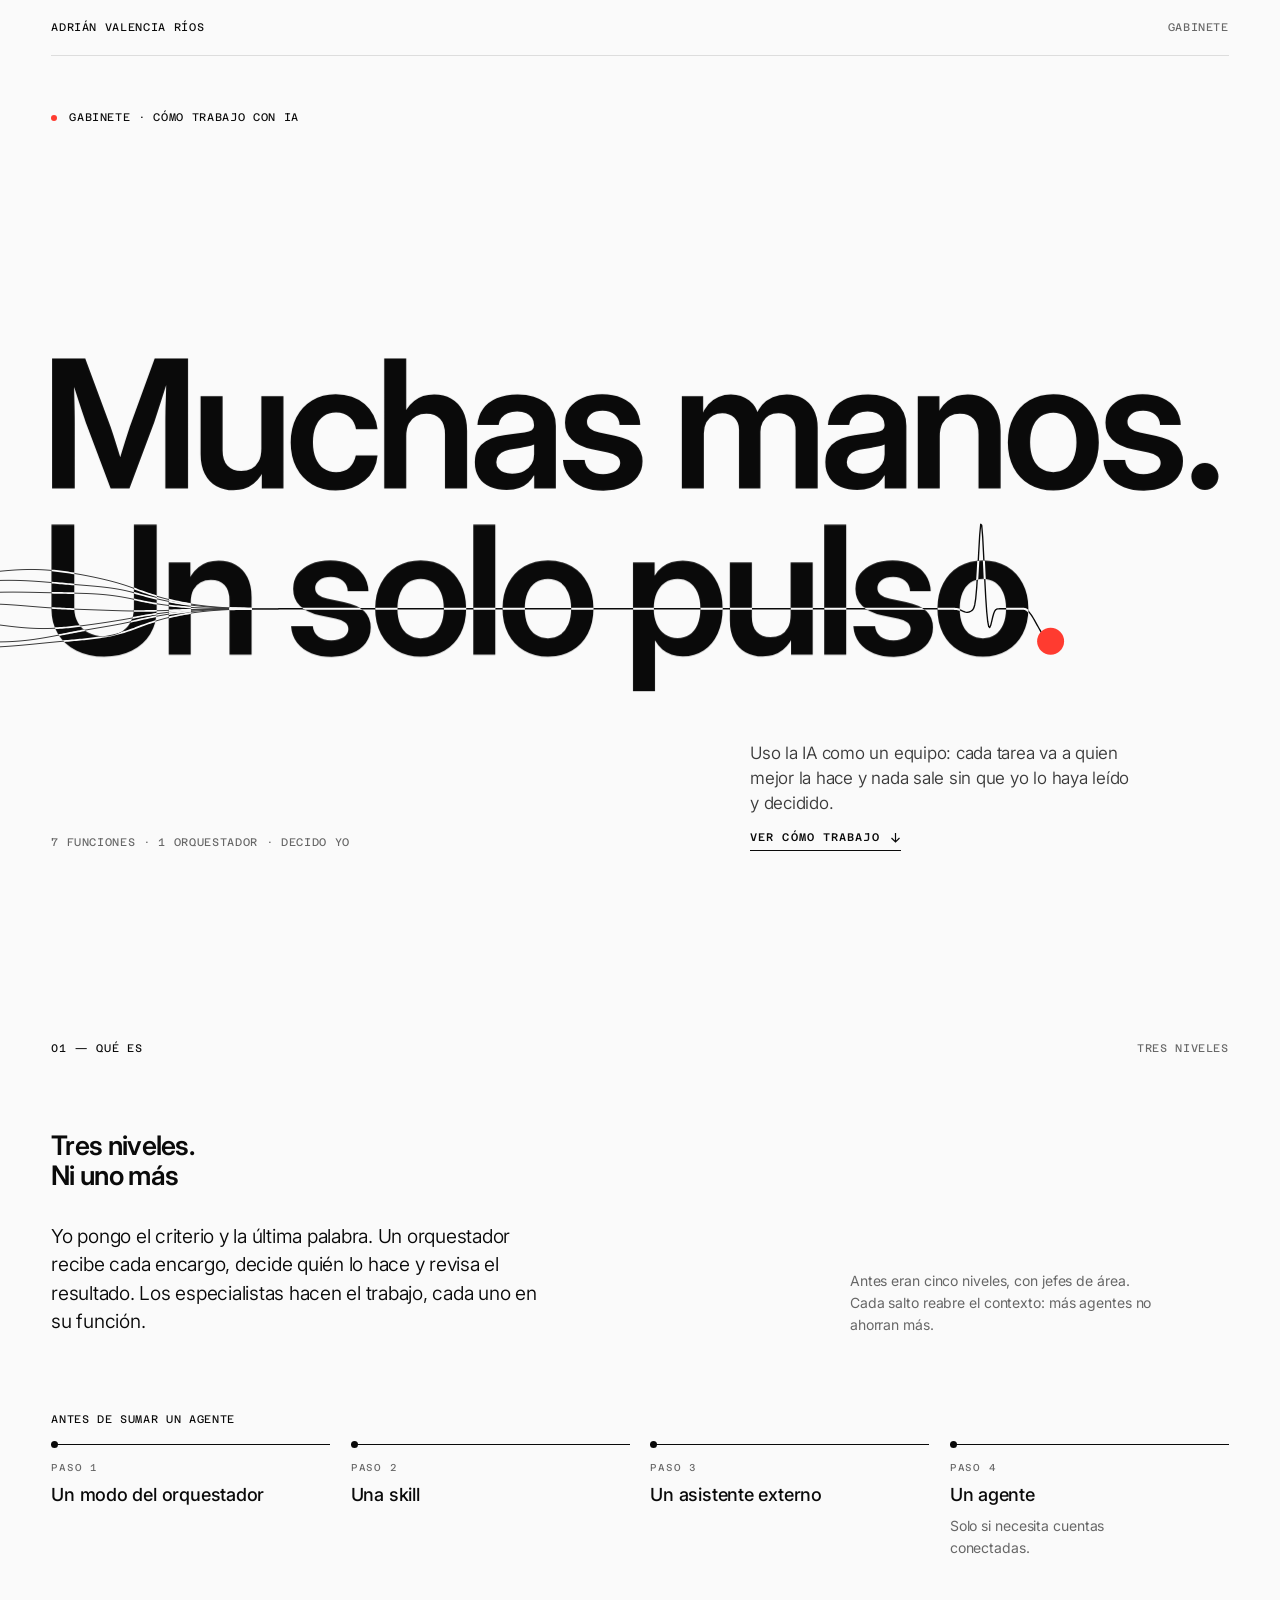
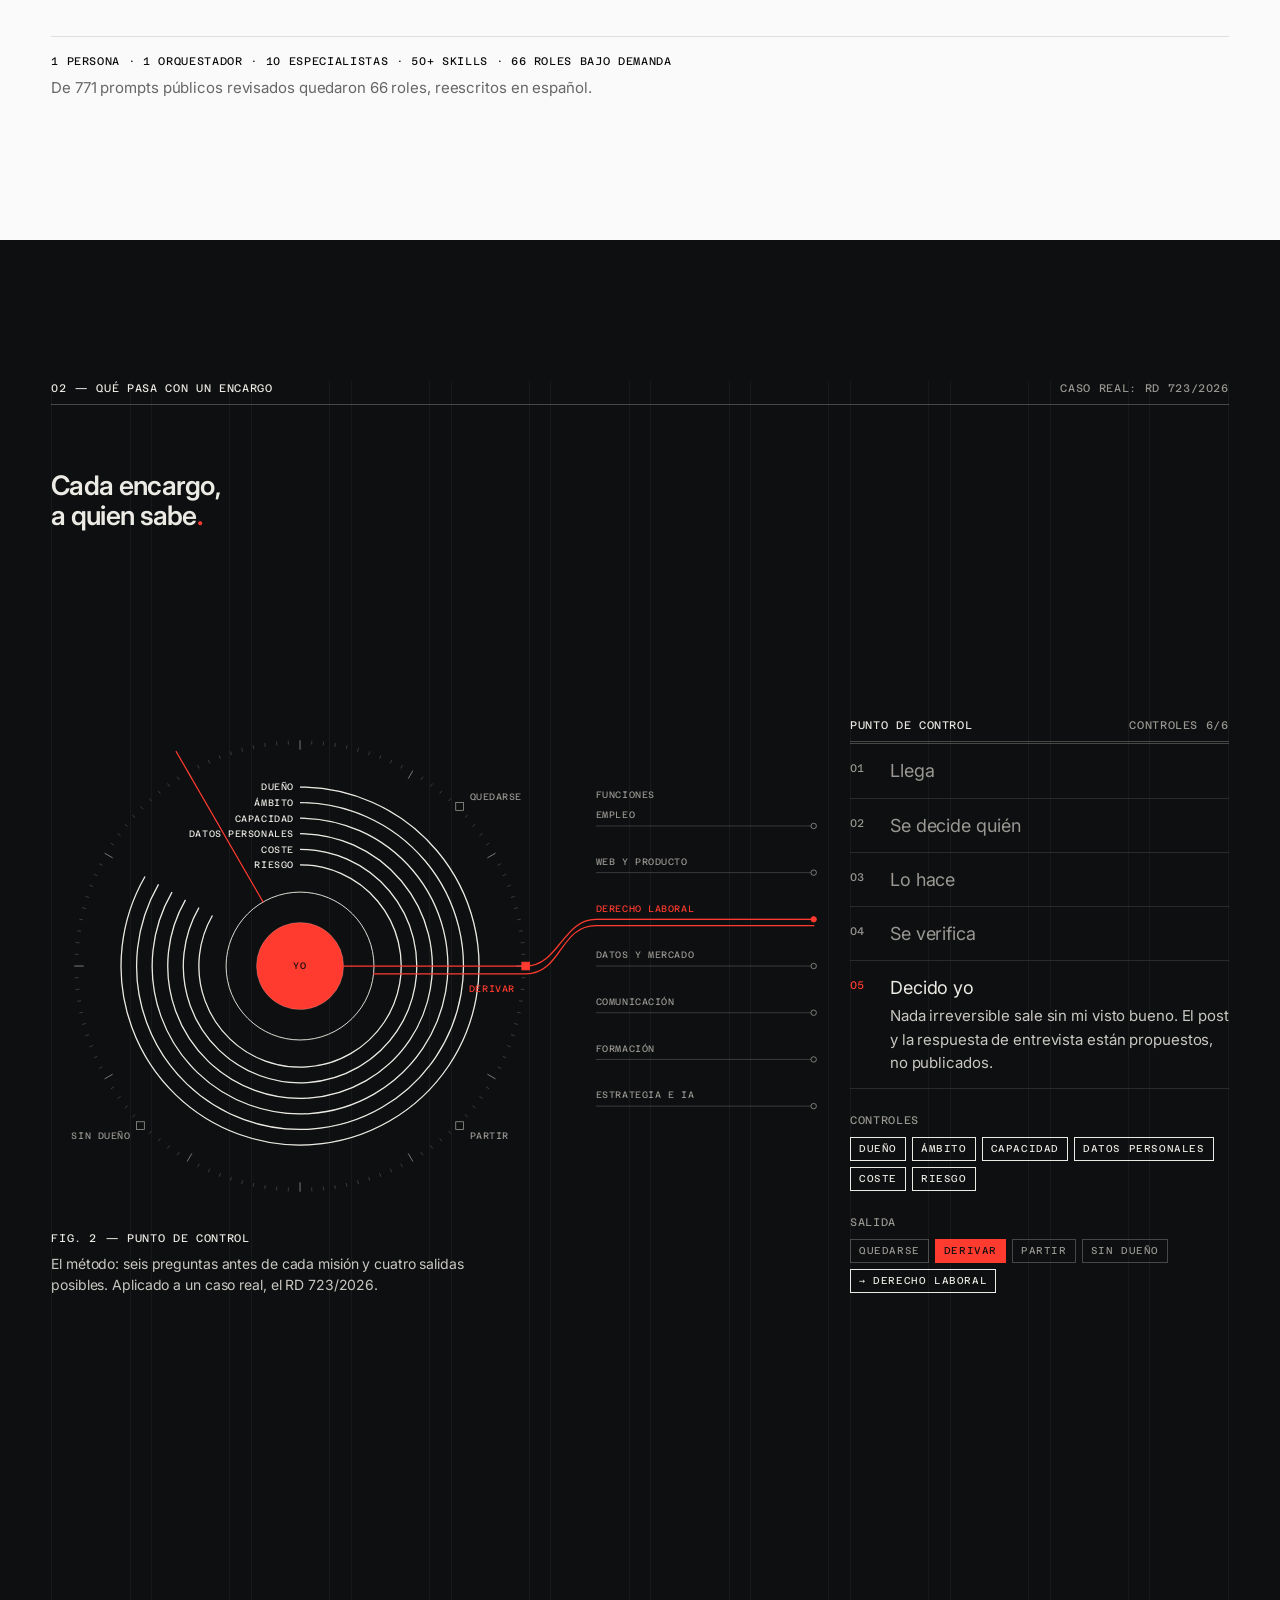
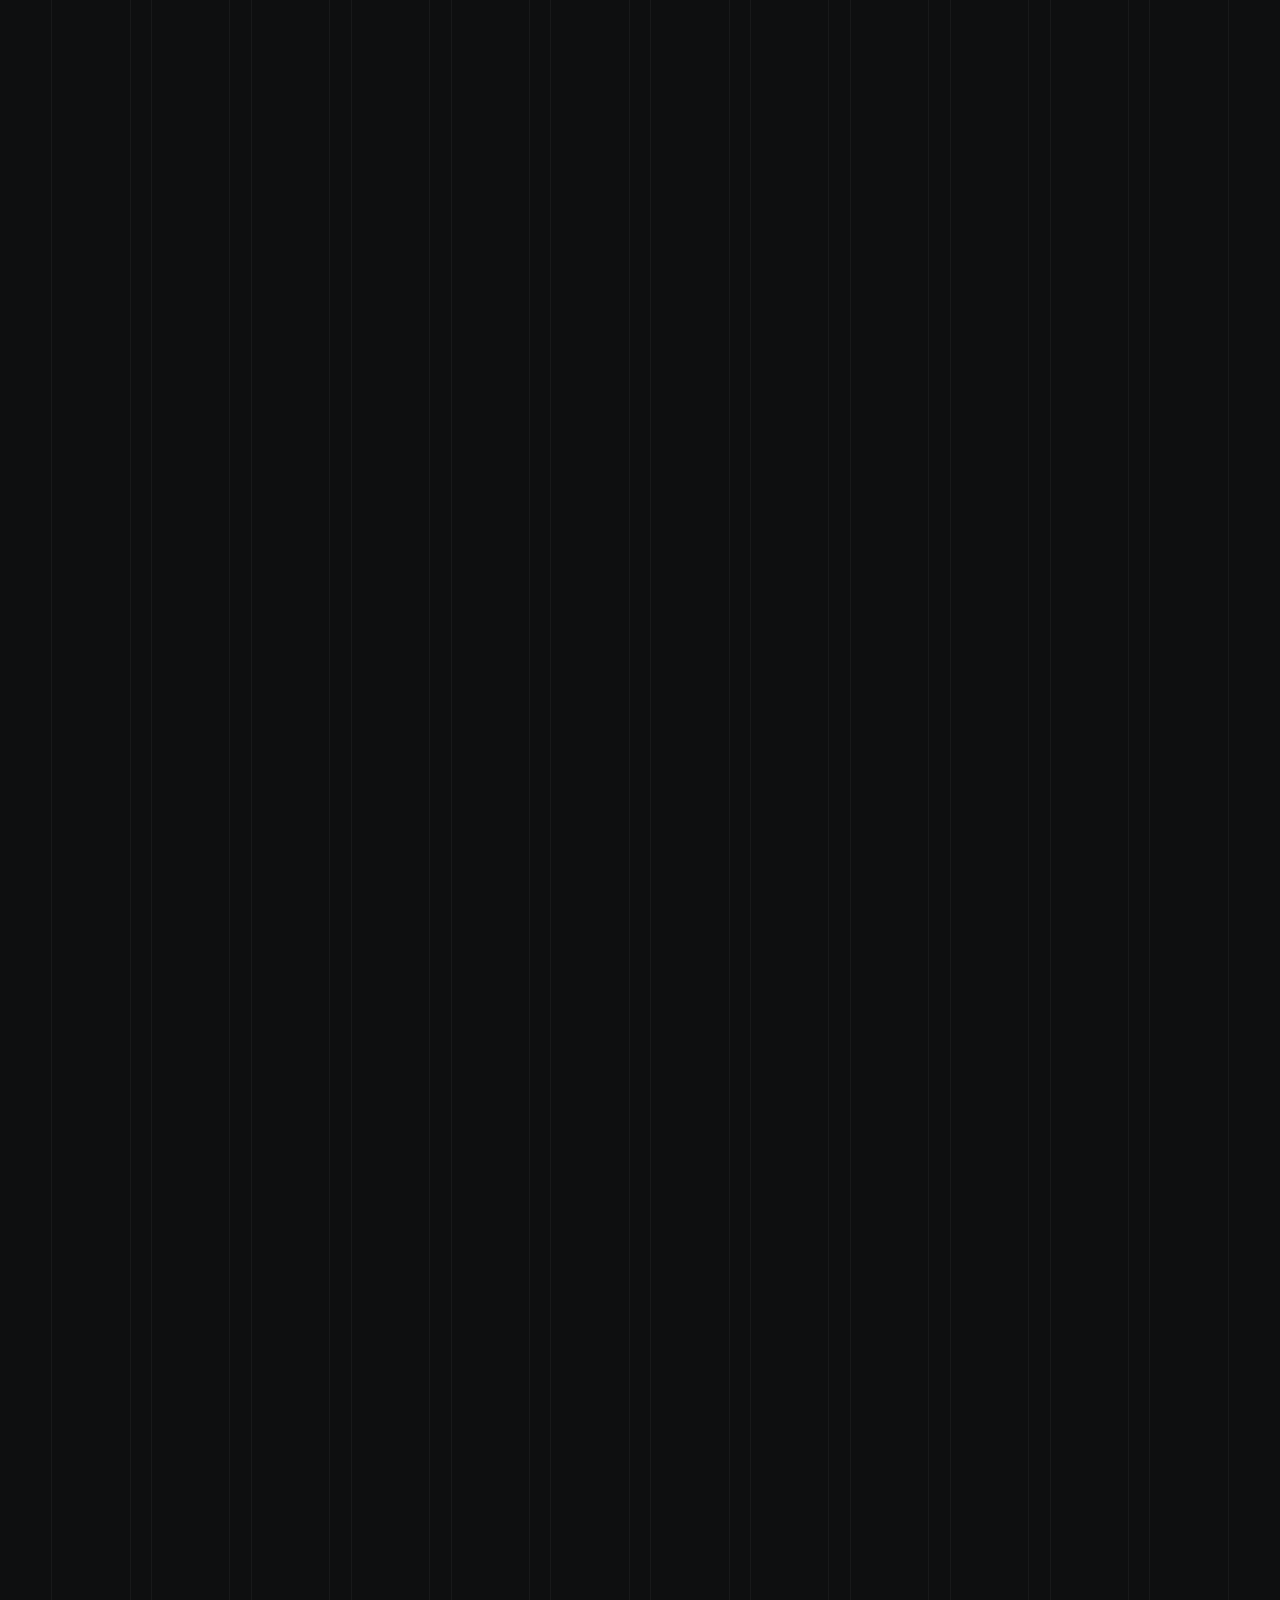
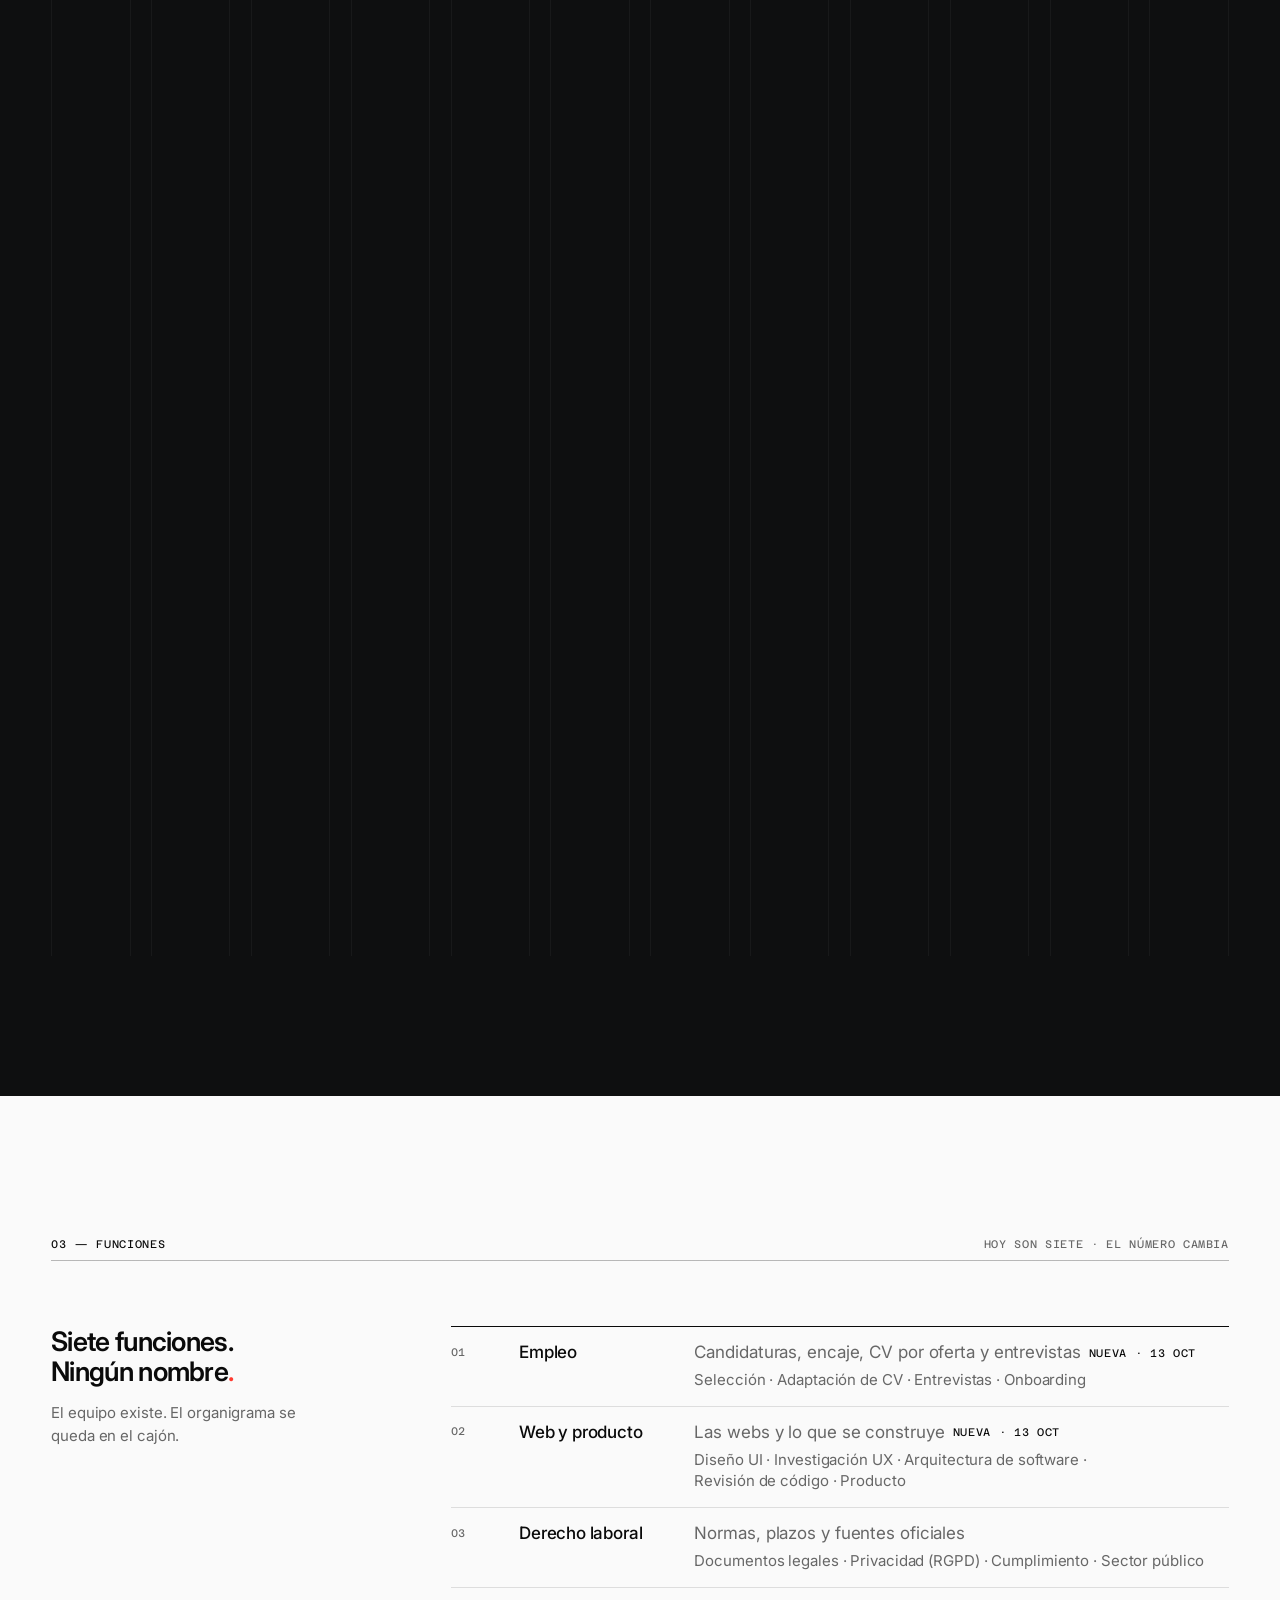
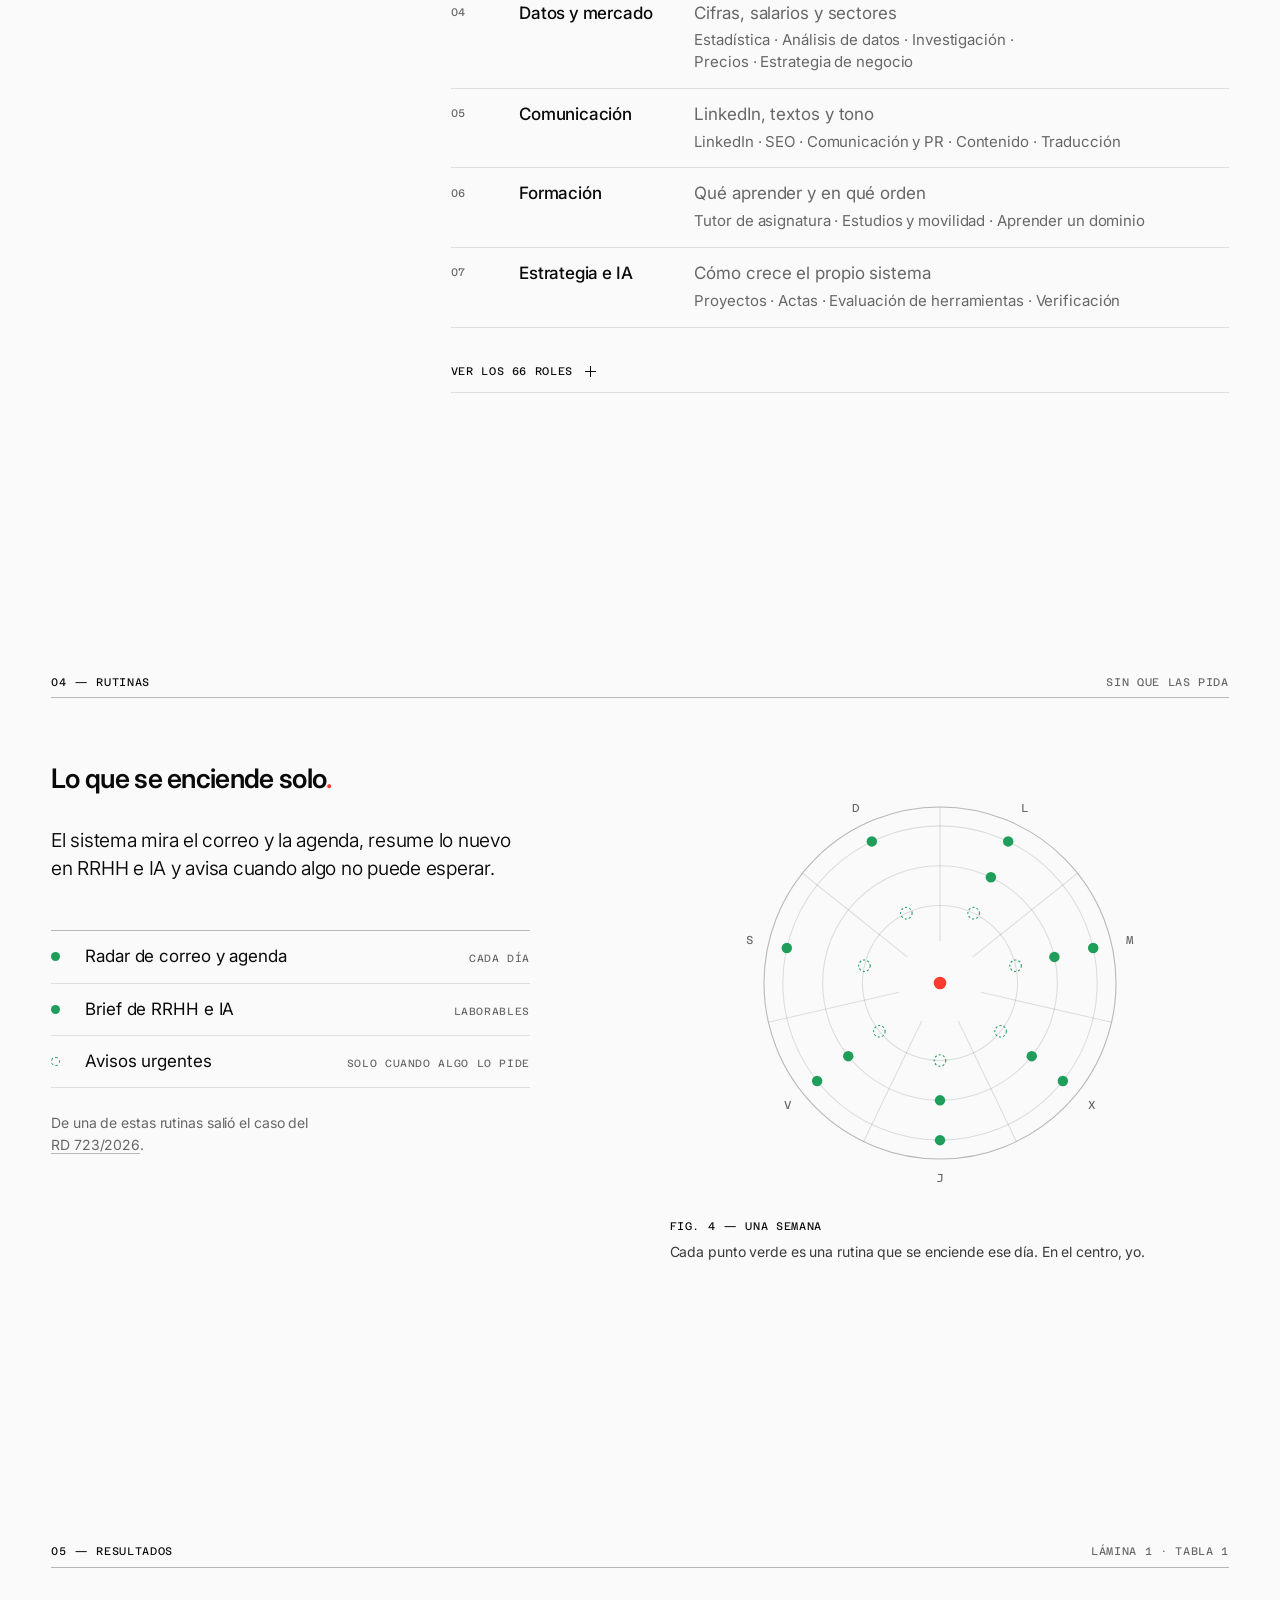
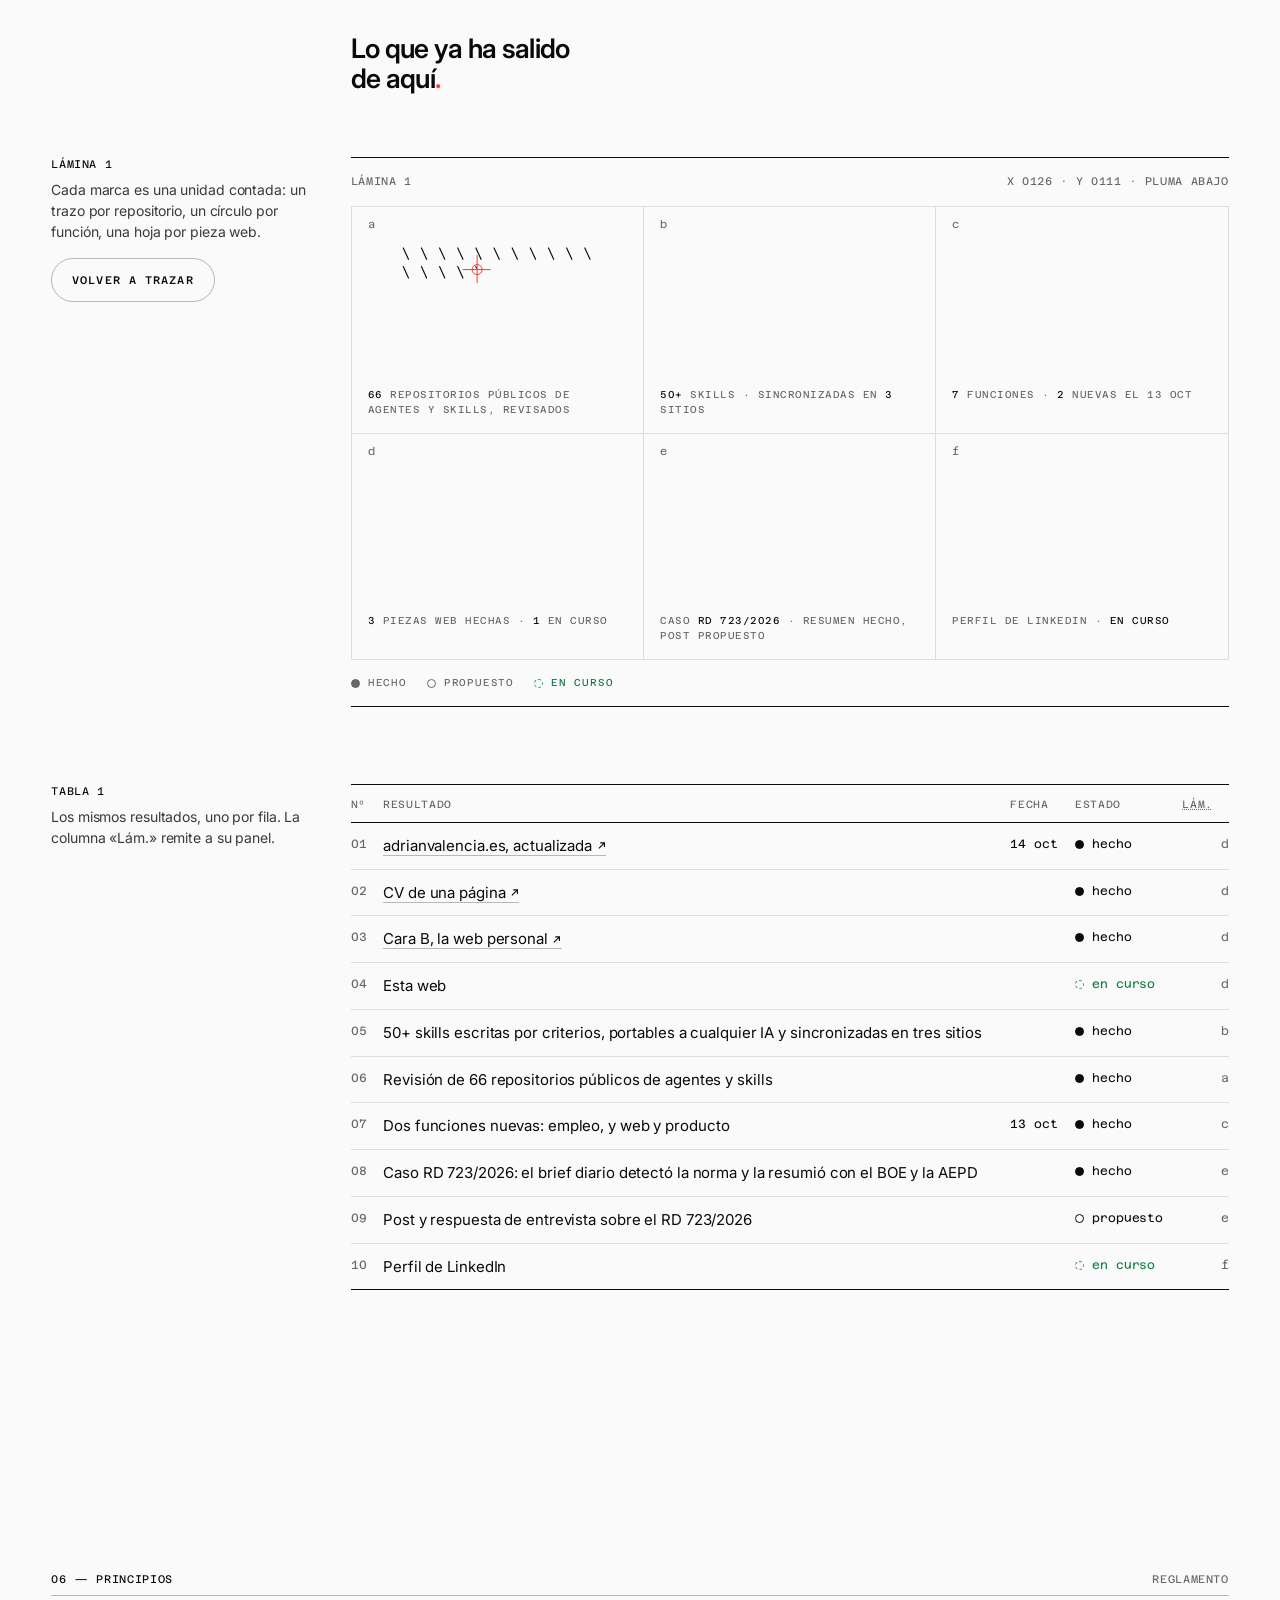
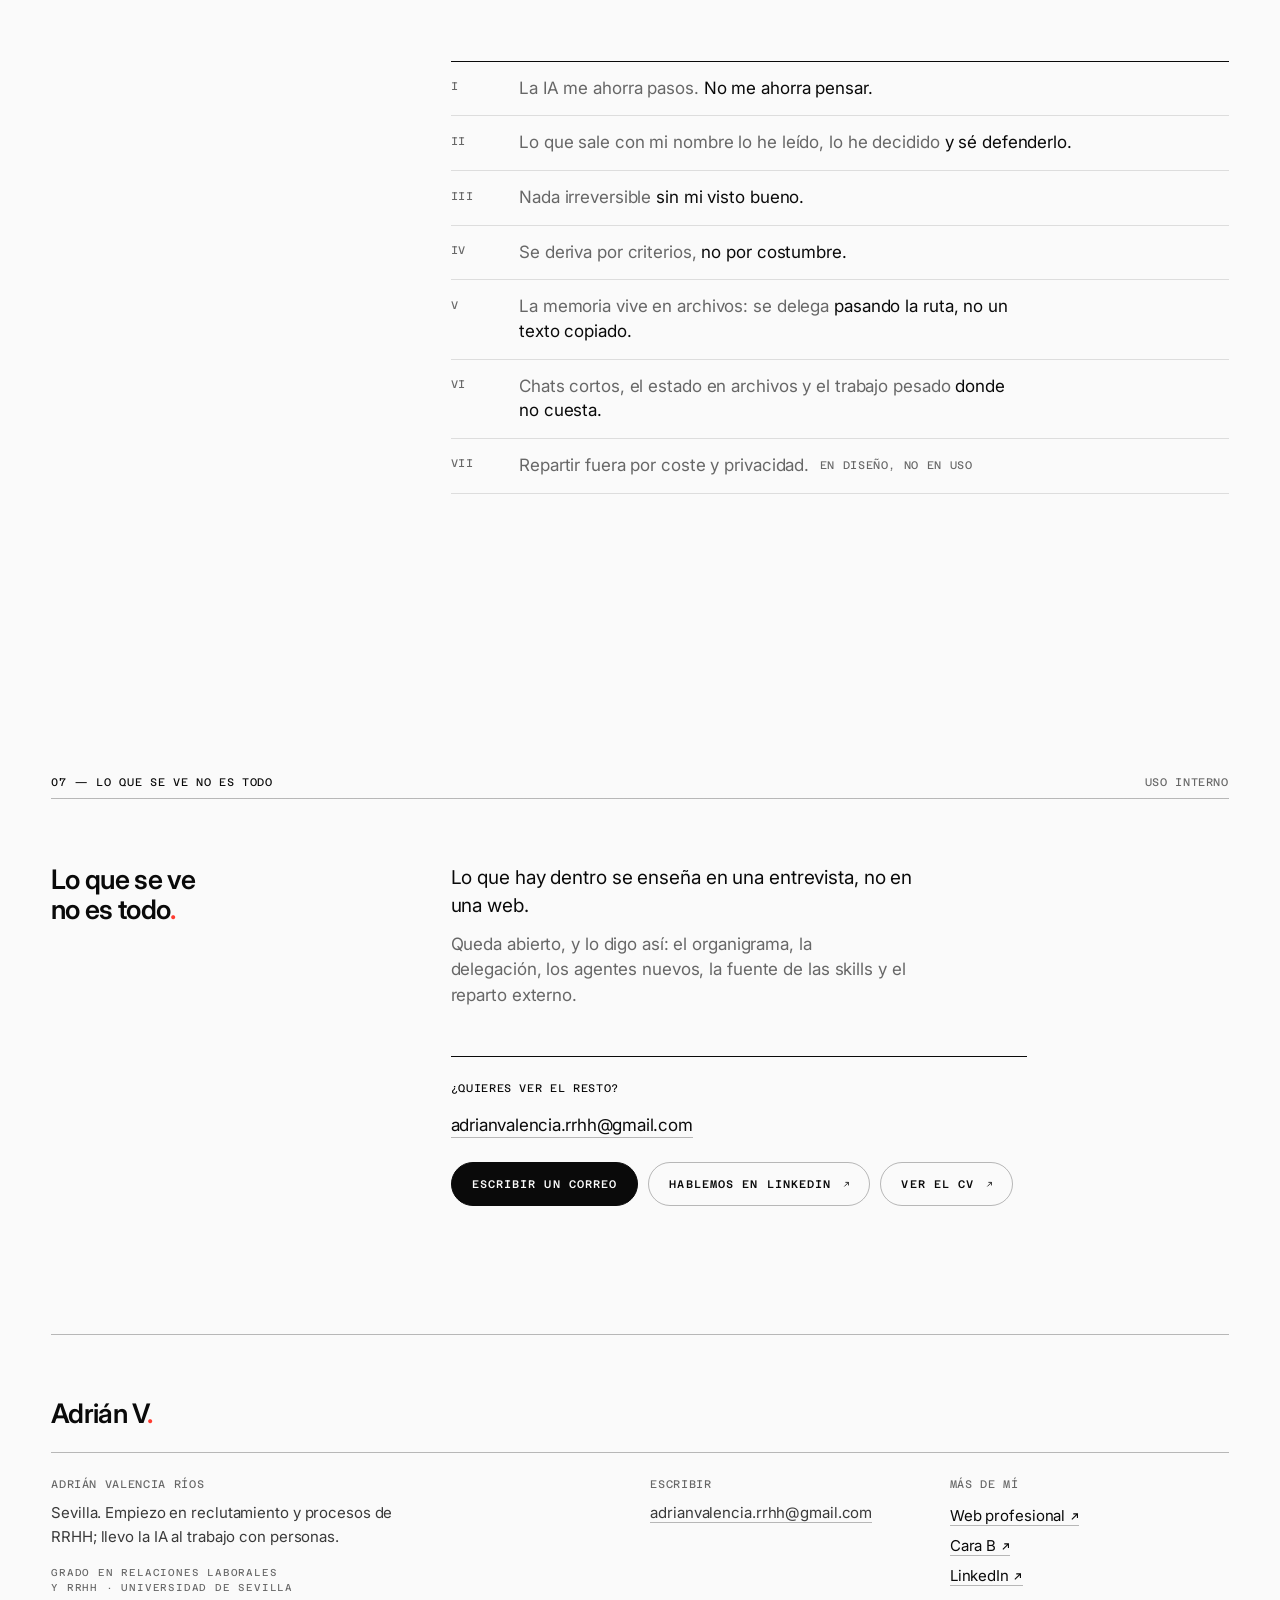
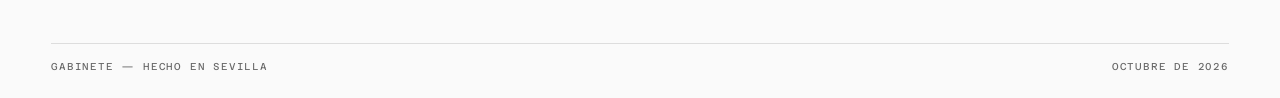
<file: index.html>
<!doctype html>
<html lang="es" class="sf-light">
<head>
<meta charset="utf-8">
<meta name="viewport" content="width=device-width,initial-scale=1">
<title>Gabinete — Adrián Valencia Ríos</title>
<meta name="description" content="Uso la IA como un equipo: cada tarea va a quien mejor la hace y nada sale sin que yo lo haya leído y decidido.">
<link rel="canonical" href="https://adrianvalenciarrhh-rgb.github.io/Gabinete-/">
<meta name="theme-color" content="#FAFAFA">
<meta property="og:type" content="website">
<meta property="og:url" content="https://adrianvalenciarrhh-rgb.github.io/Gabinete-/">
<meta property="og:locale" content="es_ES">
<meta property="og:title" content="Gabinete — Adrián Valencia Ríos">
<meta property="og:description" content="Uso la IA como un equipo: cada tarea va a quien mejor la hace y nada sale sin que yo lo haya leído y decidido.">
<meta property="og:image" content="https://adrianvalenciarrhh-rgb.github.io/Gabinete-/img/og.png">
<meta property="og:image:width" content="1200"><meta property="og:image:height" content="630">
<meta property="og:image:alt" content="Muchas manos. Un solo pulso. Siete trazos se hacen uno y acaban en un punto rojo.">
<meta name="twitter:card" content="summary_large_image">
<meta name="twitter:image" content="https://adrianvalenciarrhh-rgb.github.io/Gabinete-/img/og.png">
<link rel="icon" href="img/favicon.svg" type="image/svg+xml">
<link rel="icon" href="img/favicon-32.png" sizes="32x32" type="image/png">
<link rel="apple-touch-icon" href="img/apple-touch-icon.png">
<link rel="preload" href="fonts/azeret-mono.woff2" as="font" type="font/woff2" crossorigin>
<link rel="preload" href="fonts/inter-var.woff2" as="font" type="font/woff2" crossorigin>
<script>(function(d,s){var st=/[?&]static/.test(location.search);d.classList.add(st?'is-static':'js');if(st||matchMedia('(prefers-reduced-motion: reduce)').matches)d.classList.add('still')})(document.documentElement)</script>
<link rel="stylesheet" href="css/telemetria.css?v=f52e81ad">
<link rel="stylesheet" href="css/gabinete.css?v=e3d72de5">
<link rel="stylesheet" href="css/m-portada.css?v=b4e72ded">
<style>/* css/v15.css + css/v16.css + css/v17.css en línea */
/* Gabinete v1.5 · 03, 06 y 07 en texto normal. Composición editorial (suiza):
   columna de rótulo (1–4) + columna de texto (5–12), tamaño de lectura, grises para la jerarquía, nada grande. */
.ed{--rd:clamp(17px,1.25vw,19px)}                       /* el tamaño de lectura de estas tres secciones */
.ed-g{display:grid;grid-template-columns:repeat(12,minmax(0,1fr));column-gap:var(--gut);align-items:start}
.ed-a{grid-column:1/5;padding-right:var(--gut)}
.ed-l,.ed-t{grid-column:5/13}
.ed-h{font:600 clamp(24px,2.1vw,32px)/1.12 var(--disp);font-variation-settings:"opsz" 32;letter-spacing:-.026em;text-wrap:balance}
.ed-h>span{display:block}
.ed-h .dot{color:var(--red)}
.ed-n{margin-top:var(--s3);font:400 15px/1.5 var(--sans);color:var(--mute);max-width:30ch}

/* lista con filetes finos: número en mono gris, texto a tamaño de lectura */
.ed-l{border-top:1px solid var(--fg)}
.ed-l li{display:grid;grid-template-columns:48px minmax(0,1fr);column-gap:var(--gut);padding:14px 0 15px;border-bottom:1px solid var(--hair)}
.ed-l .n{font:400 11px/1 var(--mono);letter-spacing:.06em;color:var(--mute);padding-top:.5em}
.fn li{grid-template-columns:48px minmax(0,15.5em) minmax(0,1fr)}
.fn b{font:500 var(--rd)/1.4 var(--sans);letter-spacing:-.01em;color:var(--fg)}
.fn .m{font:400 var(--rd)/1.4 var(--sans);color:var(--mute)}
.fn .nw{display:inline-block;margin-left:.75em;font:400 11px/1 var(--mono);letter-spacing:.06em;text-transform:uppercase;color:var(--fg);vertical-align:.15em}
.pr p{font:400 var(--rd)/1.45 var(--sans);color:var(--mute);max-width:52ch;text-wrap:pretty}
.pr p span{color:var(--fg)}
.pr li.off p{color:var(--mute)}   /* sin tinta: el estado lo dice el rótulo (contraste ≥ 4,5:1) */
.pr li.off .st{display:inline-block;margin-left:.5em;font:400 11px/1 var(--mono);letter-spacing:.06em;text-transform:uppercase;color:var(--mute);vertical-align:.15em}

/* 07 · cierre sencillo */
.ed-t p:not(.ask):not(.ctas){font:400 var(--rd)/1.5 var(--sans);color:var(--mute);max-width:44ch;text-wrap:pretty}
.ed-t p.ld:not(.ask){color:var(--fg)}
.ed-t p+p{margin-top:.75em}
.ed-t .ask{margin-top:var(--s6);font:400 11px/1.4 var(--mono);letter-spacing:.06em;text-transform:uppercase;color:var(--fg)}
.ed-t .ctas{margin-top:var(--s3)}
.ed7 .sh-p{right:12%;opacity:.55}                       /* el pulso, discreto */

@media (max-width:900px){
 .ed-a,.ed-l,.ed-t{grid-column:1/-1}.ed-a{padding-right:0;margin-bottom:var(--s5)}
 .ed-0{margin-bottom:0}
 .ed-l li{grid-template-columns:40px minmax(0,1fr)}
 .fn li{grid-template-columns:40px minmax(0,1fr)}.fn .m{grid-column:2}
 .fn .nw,.pr li.off .st{display:block;margin:6px 0 0}
}
@media (max-width:700px){.ed7 .sh.pulso{padding-right:0}.ed7 .sh-p,.ed7 .sh-d{display:none}}

/* Gabinete v1.6 · tres propuestas del INVENTARIO sobre v1.5, en texto de lectura. Conmutables: html.no-p1/.no-p2/.no-p3 (vía ?p=). */
.no-p1 [data-p="1"],.no-p2 [data-p="2"],.no-p3 [data-p="3"]{display:none!important}

/* P2 · línea de escala en 01: un rótulo mono y una nota gris; nada grande */
.esc{margin-top:clamp(40px,5vw,64px);padding-top:var(--s3);border-top:1px solid var(--hair)}
.esc-l{font:400 11px/1.6 var(--mono);letter-spacing:.06em;text-transform:uppercase;color:var(--fg);font-variant-numeric:tabular-nums}
.esc-l span{white-space:nowrap}
.esc-n{margin-top:6px;font:400 15px/1.5 var(--sans);color:var(--mute);max-width:52ch}

/* P1 · índice de roles en 03 */
.rk{margin-top:var(--s4);font:400 11px/1.4 var(--mono);letter-spacing:.06em;text-transform:uppercase;color:var(--fg)}
.fn .rl6{grid-column:3;display:block;margin-top:4px;font:400 15px/1.45 var(--sans);color:var(--mute);text-wrap:pretty}
.rd{grid-column:5/13;margin-top:var(--s4);border-bottom:1px solid var(--hair)}
.rd summary{display:flex;align-items:center;gap:12px;padding:12px 0 13px;cursor:pointer;list-style:none;font:400 11px/1.4 var(--mono);letter-spacing:.06em;text-transform:uppercase;color:var(--fg)}
.rd summary::-webkit-details-marker{display:none}
.rd summary:focus-visible{outline:2px solid var(--red);outline-offset:2px}
.rd-c{position:relative;width:11px;height:11px;flex:none}
.rd-c::before,.rd-c::after{content:"";position:absolute;left:0;top:5px;width:11px;height:1px;background:currentColor}
.rd-c::after{transform:rotate(90deg);transition:transform var(--t1,.2s) var(--e,ease)}
.rd[open] .rd-c::after{transform:rotate(0)}
.rd-b{padding:4px 0 var(--s5)}
.rd-n{font:400 15px/1.5 var(--sans);color:var(--mute);max-width:56ch}
.rd-g{margin-top:var(--s4);columns:3 14em;column-gap:var(--gut)}
.rd-f{break-inside:avoid;margin-bottom:var(--s4)}
.rd-h{font:500 15px/1.4 var(--sans);color:var(--fg);padding-bottom:6px;border-bottom:1px solid var(--fg);margin-bottom:6px}
.rd-h span{font:400 11px/1 var(--mono);color:var(--mute);margin-left:.4em}
.rd-f li{font:400 15px/1.55 var(--sans);color:var(--mute)}
.rd-x .rd-h{border-bottom-color:var(--hair-2);color:var(--mute)}
@media (prefers-reduced-motion:reduce){.rd-c::after{transition:none}}

/* P3 · tabla 2 de tres filetes, mismo sistema que la tabla 1 */
.t2w{margin-top:clamp(48px,5vw,80px)}
.t2 td.q{color:var(--fg)}
.t2{table-layout:fixed}
.t2 th:nth-child(1){width:44px}.t2 th:nth-child(2){width:36%}.t2 th:nth-child(3){width:21%}.t2 th:nth-child(5){width:64px}
.t2 td.v{font-weight:500}
.t2 td.w{color:var(--mute)}
.t2 td.c{text-align:right;padding-right:0}
.t2 tr.fx td{border-top:1px solid var(--fg)}
.t2 tr.fx td.n{color:var(--red-t)}

@media (max-width:900px){
 .fn .rl6{grid-column:2}
 .rd{grid-column:1/-1}
}
@media (max-width:700px){
 .t2 tbody tr{grid-template-columns:30px 1fr auto}
 .t2 td.q{grid-column:2;grid-row:1}.t2 td.c{grid-column:3;grid-row:1}
 .t2 td.v{grid-column:2;white-space:normal}.t2 td.w{grid-column:2}
 .t2 tr.fx{border-top:1px solid var(--fg)!important}.t2 tr.fx td{border-top:0!important}
}

/* Gabinete v1.7 (final) · escala al final de 01, cierre de autor en 07 y pie moderado. Texto normal, nada grande. */
.esc17{margin-top:clamp(56px,6vw,88px)}

/* 07 · cierre de autor: texto, correo bien visible y tres botones; sin pulso */
.c17 .ed-t>p.ld{font-size:clamp(19px,1.45vw,22px);line-height:1.45}
.c17 .ct{margin-top:var(--s6);padding-top:var(--s4);border-top:1px solid var(--fg);max-width:36rem}
.c17 .ask{margin-top:0}
.c17 .ct-m{margin-top:var(--s3);font:500 clamp(20px,1.8vw,26px)/1.25 var(--sans);letter-spacing:-.012em;overflow-wrap:anywhere}
.c17 .ct-m a{color:var(--fg);padding-bottom:2px}            /* el subrayado lo pone .lk (filete); sin doble línea */
.c17 .ctas{display:flex;flex-wrap:wrap;gap:10px;margin-top:var(--s4)}
.c17{padding-bottom:clamp(96px,10vw,160px)}

/* pie: el nombre baja al tamaño de los títulos editoriales (antes 64–260 px) */
.ft-n.ft17{font:600 clamp(24px,2.1vw,32px)/1.12 var(--disp);font-variation-settings:"opsz" 32;letter-spacing:-.026em;margin-left:0}
.ft.sf-light{margin-top:0}
.ft17+.ft-g{margin-top:var(--s4)}
@media (max-width:900px){.ft-n.ft17{font-size:clamp(24px,6.4vw,30px)}}
@media (max-width:520px){.c17 .ctas .btn{flex:1 1 100%}}

/* ---- pulido final (20 oct) ---- */
/* un solo tamaño de título de sección: los d2 de 01, 02, 04 y 05 bajan al de 03, 06 y 07 (lo grande es la portada, el dial y la lámina) */
.sec h2.d2{font-size:clamp(24px,2.1vw,32px);line-height:1.12;letter-spacing:-.026em;margin-left:0;text-wrap:balance}
.sec h2.d2>span,.ed-h>span{display:block}
@media (max-width:600px){.sec h2.d2>span,.ed-h>span{display:inline}.sec h2.d2,.ed-h{text-wrap:balance}}
/* escala: la nota en una línea en escritorio, sin huérfana */
.esc17 .esc-n{max-width:64ch;text-wrap:pretty}
/* roles: el punto medio nunca abre línea */
.fn .rl6 span.r{white-space:nowrap}
/* foco visible en el desplegable y en los botones del cierre, mismo rojo que el resto */
.rd summary:hover .rd-s{text-decoration:underline;text-underline-offset:.25em;text-decoration-thickness:1px}
.c17 .btn:focus-visible{outline:2px solid var(--red);outline-offset:3px}
/* la escalera de 01 deja de competir con el título: pasos a tamaño de lectura, en 500 */
.lad b{font:500 clamp(18px,1.4vw,21px)/1.3 var(--sans);letter-spacing:-.012em}
.lad{margin-top:clamp(56px,6vw,88px)}
.ft-g p.mic{text-wrap:balance}
.s1-n,.s4-n,.cap,.ed-n{text-wrap:pretty}   /* sin huérfanas en notas y pies */
</style>
</head>
<body>
<a class="skip" href="#main">Saltar al contenido</a>
<header class="pt p7 sf-light" aria-labelledby="h1">
 <div class="in wrap">
  <div class="bar lab"><span>Adrián Valencia Ríos</span><span class="mute">Gabinete</span></div>
  <p class="kick lab" data-e=".05">Gabinete · Cómo trabajo con IA</p>
  <h1 id="h1" class="ttl"><span class="vh">Muchas manos. Un solo pulso.</span><svg class="wd hd" viewBox="11 -151.51 1317.44 389.51" aria-hidden="true" focusable="false" data-l='{"line":1,"y":134.44,"x0s":-220,"xc":265.54,"xd":1129.085,"dot":[1129.085,170.865],"dotR":15.134999999999991,"gap":30,"spread":15,"amp":8.5,"pulse":{"x":1053.52,"w":42.73920000000004,"up":96,"dn":22}}'><defs><clipPath id="c7d"><path d="M12.11 0V-145.51H49.22L77.54 -69.04Q79 -64.84 80.91 -58.89Q82.81 -52.93 84.86 -46.39Q86.91 -39.84 88.72 -33.98Q90.53 -28.12 91.6 -24.22H85.25Q86.33 -28.12 88.09 -33.98Q89.84 -39.84 91.89 -46.39Q93.95 -52.93 95.85 -58.89Q97.75 -64.84 99.12 -69.04L126.95 -145.51H164.26V0H138.87V-74.22Q138.87 -79 138.96 -85.3Q139.06 -91.6 139.31 -98.58Q139.55 -105.57 139.7 -112.74Q139.84 -119.92 139.94 -126.46H143.16Q140.82 -119.04 138.48 -111.47Q136.13 -103.91 133.89 -96.92Q131.64 -89.94 129.74 -84.13Q127.83 -78.32 126.46 -74.22L98.73 0H77.64L49.71 -74.22Q48.34 -78.32 46.34 -84.13Q44.34 -89.94 42.09 -96.92Q39.84 -103.91 37.4 -111.47Q34.96 -119.04 32.52 -126.46H36.43Q36.62 -119.92 36.77 -112.74Q36.91 -105.57 37.11 -98.58Q37.3 -91.6 37.4 -85.3Q37.5 -79 37.5 -74.22V0Z"/><path d="M215.02 2.05Q204.28 2.05 195.98 -2.59Q187.68 -7.23 182.99 -16.36Q178.3 -25.49 178.3 -38.67V-103.12H202.91V-42.58Q202.91 -31.25 208.43 -25.39Q213.95 -19.53 223.71 -19.53Q230.26 -19.53 235.34 -22.17Q240.41 -24.8 243.34 -30.42Q246.27 -36.04 246.27 -44.82V-103.12H270.98V0H246.76V-26.27H251.55Q246.57 -12.5 237.53 -5.22Q228.5 2.05 215.02 2.05Z"/><path d="M329.46 2.34Q314.42 2.34 303.04 -4.49Q291.67 -11.33 285.37 -23.44Q279.07 -35.55 279.07 -51.46Q279.07 -67.38 285.37 -79.54Q291.67 -91.7 303.04 -98.58Q314.42 -105.47 329.46 -105.47Q339.23 -105.47 347.43 -102.59Q355.63 -99.71 361.79 -94.43Q367.94 -89.16 371.7 -81.98Q375.46 -74.8 376.24 -66.21H352.12Q351.43 -70.41 349.68 -73.83Q347.92 -77.25 345.04 -79.74Q342.16 -82.23 338.35 -83.59Q334.54 -84.96 329.75 -84.96Q321.75 -84.96 315.94 -80.86Q310.12 -76.76 307.05 -69.24Q303.97 -61.72 303.97 -51.46Q303.97 -41.31 307.05 -33.84Q310.12 -26.37 315.89 -22.27Q321.65 -18.16 329.75 -18.16Q334.54 -18.16 338.3 -19.48Q342.06 -20.8 344.79 -23.29Q347.53 -25.78 349.29 -29.3Q351.04 -32.81 351.92 -37.01H376.24Q375.55 -28.52 371.89 -21.34Q368.23 -14.16 361.98 -8.84Q355.73 -3.52 347.48 -0.59Q339.23 2.34 329.46 2.34Z"/><path d="M408.35 -58.3V0H383.74V-145.51H408.35V-76.86H403.18Q408.16 -90.72 417.19 -97.95Q426.22 -105.18 439.6 -105.18Q450.44 -105.18 458.74 -100.54Q467.04 -95.9 471.73 -86.82Q476.42 -77.73 476.42 -64.45V0H451.71V-60.55Q451.71 -71.88 446.29 -77.73Q440.87 -83.59 430.91 -83.59Q424.46 -83.59 419.39 -80.96Q414.31 -78.32 411.33 -72.75Q408.35 -67.19 408.35 -58.3Z"/><path d="M520.74 1.66Q510.48 1.66 502.43 -1.76Q494.37 -5.18 489.73 -12.11Q485.09 -19.04 485.09 -29.3Q485.09 -38.09 488.41 -43.8Q491.73 -49.51 497.4 -52.93Q503.06 -56.35 510.39 -58.15Q517.71 -59.96 525.62 -60.74Q535.19 -61.82 540.81 -62.65Q546.42 -63.48 548.86 -65.09Q551.3 -66.7 551.3 -70.21V-71Q551.3 -75.49 549.06 -78.86Q546.81 -82.23 542.56 -84.13Q538.32 -86.04 532.46 -86.04Q526.5 -86.04 521.96 -84.13Q517.42 -82.23 514.78 -78.86Q512.14 -75.49 511.75 -71.09H488.02Q488.71 -81.35 494.22 -89.01Q499.74 -96.68 509.61 -100.93Q519.47 -105.18 532.95 -105.18Q543 -105.18 550.96 -102.78Q558.92 -100.39 564.44 -95.8Q569.96 -91.21 572.84 -84.77Q575.72 -78.32 575.72 -70.31V0H551.5V-14.55H551.11Q548.67 -9.96 544.76 -6.3Q540.86 -2.64 535 -0.49Q529.14 1.66 520.74 1.66ZM526.79 -16.6Q534.9 -16.6 540.37 -19.53Q545.84 -22.46 548.62 -27.34Q551.4 -32.23 551.4 -38.18V-49.32Q550.23 -48.63 547.98 -47.95Q545.74 -47.27 542.66 -46.63Q539.59 -46 536.02 -45.41Q532.46 -44.82 528.65 -44.24Q523.38 -43.55 518.93 -41.85Q514.49 -40.14 511.8 -37.16Q509.12 -34.18 509.12 -29.49Q509.12 -25.49 511.31 -22.56Q513.51 -19.63 517.47 -18.12Q521.42 -16.6 526.79 -16.6Z"/><path d="M628.93 2.44Q616.43 2.44 606.46 -1.51Q596.5 -5.47 590.45 -13.13Q584.39 -20.8 583.61 -31.84H607.93Q608.71 -24.32 614.03 -20.17Q619.36 -16.02 628.54 -16.02Q637.42 -16.02 642.55 -19.53Q647.68 -23.05 647.68 -28.52Q647.68 -33.2 643.92 -36.04Q640.16 -38.87 633.61 -40.23L616.04 -43.85Q601.19 -46.97 593.57 -54.49Q585.96 -62.01 585.96 -73.63Q585.96 -83.11 591.08 -90.23Q596.21 -97.36 605.54 -101.37Q614.86 -105.37 627.46 -105.37Q639.96 -105.37 649.48 -101.17Q659 -96.97 664.42 -89.31Q669.84 -81.64 670.14 -71H646.99Q646.89 -77.93 641.67 -82.42Q636.45 -86.91 628.05 -86.91Q619.94 -86.91 615.25 -83.3Q610.57 -79.69 610.57 -74.41Q610.57 -69.82 614.18 -66.94Q617.79 -64.06 624.24 -62.6L642.79 -58.79Q658.12 -55.57 665.4 -48.63Q672.68 -41.7 672.68 -30.37Q672.68 -20.31 667.06 -12.94Q661.45 -5.57 651.58 -1.56Q641.72 2.44 628.93 2.44Z"/><path d="M716.69 0V-103.12H740.52V-80.66H738.66Q741.49 -88.87 746.42 -94.34Q751.36 -99.8 757.85 -102.49Q764.34 -105.18 771.57 -105.18Q783.48 -105.18 792.08 -98.39Q800.67 -91.6 802.62 -80.66H799.4Q801.45 -87.99 806.38 -93.51Q811.32 -99.02 818.45 -102.1Q825.57 -105.18 834.07 -105.18Q843.84 -105.18 851.65 -100.98Q859.46 -96.78 864.05 -88.48Q868.64 -80.18 868.64 -68.07V0H843.93V-64.55Q843.93 -74.71 838.32 -79.49Q832.7 -84.28 824.79 -84.28Q818.64 -84.28 814.1 -81.59Q809.56 -78.91 807.07 -74.22Q804.58 -69.53 804.58 -63.28V0H780.65V-65.72Q780.65 -74.12 775.38 -79.2Q770.11 -84.28 761.9 -84.28Q756.43 -84.28 751.7 -81.69Q746.96 -79.1 744.13 -74.02Q741.3 -68.95 741.3 -61.52V0Z"/><path d="M912.86 1.66Q902.61 1.66 894.55 -1.76Q886.5 -5.18 881.86 -12.11Q877.22 -19.04 877.22 -29.3Q877.22 -38.09 880.54 -43.8Q883.86 -49.51 889.52 -52.93Q895.19 -56.35 902.51 -58.15Q909.84 -59.96 917.75 -60.74Q927.32 -61.82 932.93 -62.65Q938.55 -63.48 940.99 -65.09Q943.43 -66.7 943.43 -70.21V-71Q943.43 -75.49 941.18 -78.86Q938.94 -82.23 934.69 -84.13Q930.44 -86.04 924.58 -86.04Q918.62 -86.04 914.08 -84.13Q909.54 -82.23 906.91 -78.86Q904.27 -75.49 903.88 -71.09H880.15Q880.83 -81.35 886.35 -89.01Q891.87 -96.68 901.73 -100.93Q911.59 -105.18 925.07 -105.18Q935.13 -105.18 943.09 -102.78Q951.05 -100.39 956.56 -95.8Q962.08 -91.21 964.96 -84.77Q967.84 -78.32 967.84 -70.31V0H943.62V-14.55H943.23Q940.79 -9.96 936.89 -6.3Q932.98 -2.64 927.12 -0.49Q921.26 1.66 912.86 1.66ZM918.92 -16.6Q927.02 -16.6 932.49 -19.53Q937.96 -22.46 940.74 -27.34Q943.53 -32.23 943.53 -38.18V-49.32Q942.36 -48.63 940.11 -47.95Q937.86 -47.27 934.79 -46.63Q931.71 -46 928.15 -45.41Q924.58 -44.82 920.77 -44.24Q915.5 -43.55 911.06 -41.85Q906.61 -40.14 903.93 -37.16Q901.24 -34.18 901.24 -29.49Q901.24 -25.49 903.44 -22.56Q905.64 -19.63 909.59 -18.12Q913.55 -16.6 918.92 -16.6Z"/><path d="M1005.23 -58.3V0H980.62V-103.12H1004.84V-76.86H1000.05Q1005.04 -90.72 1014.07 -97.95Q1023.1 -105.18 1036.48 -105.18Q1047.32 -105.18 1055.62 -100.54Q1063.92 -95.9 1068.61 -86.82Q1073.3 -77.73 1073.3 -64.45V0H1048.59V-60.55Q1048.59 -71.88 1043.17 -77.73Q1037.75 -83.59 1027.79 -83.59Q1021.34 -83.59 1016.27 -80.96Q1011.19 -78.32 1008.21 -72.75Q1005.23 -67.19 1005.23 -58.3Z"/><path d="M1132.27 2.34Q1117.13 2.34 1105.65 -4.44Q1094.18 -11.23 1087.78 -23.34Q1081.39 -35.45 1081.39 -51.46Q1081.39 -67.48 1087.78 -79.64Q1094.18 -91.8 1105.65 -98.63Q1117.13 -105.47 1132.27 -105.47Q1147.5 -105.47 1158.93 -98.63Q1170.35 -91.8 1176.75 -79.64Q1183.14 -67.48 1183.14 -51.46Q1183.14 -35.45 1176.75 -23.34Q1170.35 -11.23 1158.93 -4.44Q1147.5 2.34 1132.27 2.34ZM1132.27 -18.26Q1140.18 -18.26 1145.99 -22.27Q1151.8 -26.27 1154.97 -33.74Q1158.14 -41.21 1158.14 -51.46Q1158.14 -61.82 1154.97 -69.29Q1151.8 -76.76 1145.99 -80.81Q1140.18 -84.86 1132.27 -84.86Q1124.36 -84.86 1118.5 -80.81Q1112.64 -76.76 1109.46 -69.29Q1106.29 -61.82 1106.29 -51.46Q1106.29 -41.11 1109.46 -33.69Q1112.64 -26.27 1118.5 -22.27Q1124.36 -18.26 1132.27 -18.26Z"/><path d="M1233.57 2.44Q1221.07 2.44 1211.11 -1.51Q1201.14 -5.47 1195.09 -13.13Q1189.04 -20.8 1188.25 -31.84H1212.57Q1213.35 -24.32 1218.67 -20.17Q1224 -16.02 1233.18 -16.02Q1242.06 -16.02 1247.19 -19.53Q1252.32 -23.05 1252.32 -28.52Q1252.32 -33.2 1248.56 -36.04Q1244.8 -38.87 1238.25 -40.23L1220.68 -43.85Q1205.83 -46.97 1198.21 -54.49Q1190.6 -62.01 1190.6 -73.63Q1190.6 -83.11 1195.72 -90.23Q1200.85 -97.36 1210.18 -101.37Q1219.5 -105.37 1232.1 -105.37Q1244.6 -105.37 1254.12 -101.17Q1263.64 -96.97 1269.06 -89.31Q1274.48 -81.64 1274.78 -71H1251.63Q1251.54 -77.93 1246.31 -82.42Q1241.09 -86.91 1232.69 -86.91Q1224.58 -86.91 1219.89 -83.3Q1215.21 -79.69 1215.21 -74.41Q1215.21 -69.82 1218.82 -66.94Q1222.43 -64.06 1228.88 -62.6L1247.43 -58.79Q1262.77 -55.57 1270.04 -48.63Q1277.32 -41.7 1277.32 -30.37Q1277.32 -20.31 1271.7 -12.94Q1266.09 -5.57 1256.22 -1.56Q1246.36 2.44 1233.57 2.44Z"/><path d="M1301.81 1.76Q1295.56 1.76 1291.12 -2.69Q1286.67 -7.13 1286.67 -13.38Q1286.67 -19.73 1291.12 -24.12Q1295.56 -28.52 1301.81 -28.52Q1308.16 -28.52 1312.55 -24.12Q1316.95 -19.73 1316.95 -13.38Q1316.95 -7.13 1312.55 -2.69Q1308.16 1.76 1301.81 1.76Z"/><path d="M70.41 188.34Q52.64 188.34 39.4 181.61Q26.17 174.87 18.85 163Q11.52 151.14 11.52 135.71V40.49H37.01V133.66Q37.01 142.93 41.11 150.11Q45.21 157.29 52.69 161.39Q60.16 165.49 70.41 165.49Q80.66 165.49 88.13 161.39Q95.61 157.29 99.66 150.11Q103.71 142.93 103.71 133.66V40.49H129.2V135.71Q129.2 151.23 121.92 163.1Q114.65 174.96 101.42 181.65Q88.18 188.34 70.41 188.34Z"/><path d="M167.27 127.7V186H142.66V82.88H166.88V109.14H162.09Q167.07 95.28 176.11 88.05Q185.14 80.82 198.52 80.82Q209.36 80.82 217.66 85.46Q225.96 90.1 230.65 99.18Q235.34 108.27 235.34 121.55V186H210.63V125.45Q210.63 114.12 205.21 108.27Q199.79 102.41 189.83 102.41Q183.38 102.41 178.3 105.04Q173.23 107.68 170.25 113.25Q167.27 118.81 167.27 127.7Z"/><path d="M324.86 188.44Q312.36 188.44 302.39 184.49Q292.43 180.53 286.38 172.87Q280.32 165.2 279.54 154.16H303.86Q304.64 161.68 309.96 165.83Q315.29 169.98 324.46 169.98Q333.35 169.98 338.48 166.47Q343.61 162.95 343.61 157.48Q343.61 152.8 339.85 149.96Q336.09 147.13 329.54 145.77L311.96 142.15Q297.12 139.03 289.5 131.51Q281.89 123.99 281.89 112.37Q281.89 102.89 287.01 95.77Q292.14 88.64 301.47 84.63Q310.79 80.63 323.39 80.63Q335.89 80.63 345.41 84.83Q354.93 89.03 360.35 96.69Q365.77 104.36 366.07 115H342.92Q342.82 108.07 337.6 103.58Q332.38 99.09 323.98 99.09Q315.87 99.09 311.18 102.7Q306.5 106.31 306.5 111.59Q306.5 116.18 310.11 119.06Q313.72 121.94 320.17 123.4L338.72 127.21Q354.05 130.43 361.33 137.37Q368.61 144.3 368.61 155.63Q368.61 165.69 362.99 173.06Q357.38 180.43 347.51 184.44Q337.65 188.44 324.86 188.44Z"/><path d="M424.5 188.34Q409.36 188.34 397.88 181.56Q386.41 174.77 380.01 162.66Q373.62 150.55 373.62 134.54Q373.62 118.52 380.01 106.36Q386.41 94.2 397.88 87.37Q409.36 80.53 424.5 80.53Q439.73 80.53 451.16 87.37Q462.58 94.2 468.98 106.36Q475.38 118.52 475.38 134.54Q475.38 150.55 468.98 162.66Q462.58 174.77 451.16 181.56Q439.73 188.34 424.5 188.34ZM424.5 167.74Q432.41 167.74 438.22 163.73Q444.03 159.73 447.2 152.26Q450.38 144.79 450.38 134.54Q450.38 124.18 447.2 116.71Q444.03 109.24 438.22 105.19Q432.41 101.14 424.5 101.14Q416.59 101.14 410.73 105.19Q404.87 109.24 401.69 116.71Q398.52 124.18 398.52 134.54Q398.52 144.89 401.69 152.31Q404.87 159.73 410.73 163.73Q416.59 167.74 424.5 167.74Z"/><path d="M507.98 40.49V186H483.37V40.49Z"/><path d="M566.95 188.34Q551.81 188.34 540.33 181.56Q528.86 174.77 522.46 162.66Q516.07 150.55 516.07 134.54Q516.07 118.52 522.46 106.36Q528.86 94.2 540.33 87.37Q551.81 80.53 566.95 80.53Q582.18 80.53 593.61 87.37Q605.03 94.2 611.43 106.36Q617.82 118.52 617.82 134.54Q617.82 150.55 611.43 162.66Q605.03 174.77 593.61 181.56Q582.18 188.34 566.95 188.34ZM566.95 167.74Q574.86 167.74 580.67 163.73Q586.48 159.73 589.65 152.26Q592.82 144.79 592.82 134.54Q592.82 124.18 589.65 116.71Q586.48 109.24 580.67 105.19Q574.86 101.14 566.95 101.14Q559.04 101.14 553.18 105.19Q547.32 109.24 544.14 116.71Q540.97 124.18 540.97 134.54Q540.97 144.89 544.14 152.31Q547.32 159.73 553.18 163.73Q559.04 167.74 566.95 167.74Z"/><path d="M662.03 226.82V82.88H686.25V97.23H686.54Q689.77 91.76 694.55 88.1Q699.34 84.44 705.24 82.63Q711.15 80.82 717.79 80.82Q731.17 80.82 741.18 87.56Q751.19 94.3 756.76 106.41Q762.32 118.52 762.32 134.34Q762.32 150.36 756.81 162.46Q751.29 174.57 741.23 181.31Q731.17 188.05 717.7 188.05Q710.96 188.05 705.2 186.1Q699.43 184.14 694.79 180.24Q690.16 176.33 686.93 170.47H686.64V226.82ZM711.93 167.45Q719.55 167.45 725.26 163.64Q730.98 159.83 734.2 152.41Q737.42 144.98 737.42 134.34Q737.42 123.7 734.2 116.32Q730.98 108.95 725.26 105.09Q719.55 101.23 711.93 101.23Q703.83 101.23 697.87 105.34Q691.91 109.44 688.59 116.86Q685.27 124.28 685.27 134.34Q685.27 144.4 688.59 151.87Q691.91 159.34 697.87 163.39Q703.83 167.45 711.93 167.45Z"/><path d="M807.13 188.05Q796.39 188.05 788.09 183.41Q779.79 178.77 775.1 169.64Q770.41 160.51 770.41 147.33V82.88H795.02V143.42Q795.02 154.75 800.54 160.61Q806.06 166.47 815.82 166.47Q822.37 166.47 827.45 163.83Q832.52 161.2 835.45 155.58Q838.38 149.96 838.38 141.18V82.88H863.09V186H838.87V159.73H843.66Q838.68 173.5 829.64 180.78Q820.61 188.05 807.13 188.05Z"/><path d="M900.57 40.49V186H875.96V40.49Z"/><path d="M953.88 188.44Q941.38 188.44 931.42 184.49Q921.46 180.53 915.4 172.87Q909.35 165.2 908.57 154.16H932.88Q933.66 161.68 938.99 165.83Q944.31 169.98 953.49 169.98Q962.38 169.98 967.5 166.47Q972.63 162.95 972.63 157.48Q972.63 152.8 968.87 149.96Q965.11 147.13 958.57 145.77L940.99 142.15Q926.14 139.03 918.53 131.51Q910.91 123.99 910.91 112.37Q910.91 102.89 916.04 95.77Q921.16 88.64 930.49 84.63Q939.82 80.63 952.41 80.63Q964.91 80.63 974.44 84.83Q983.96 89.03 989.38 96.69Q994.8 104.36 995.09 115H971.95Q971.85 108.07 966.62 103.58Q961.4 99.09 953 99.09Q944.89 99.09 940.21 102.7Q935.52 106.31 935.52 111.59Q935.52 116.18 939.13 119.06Q942.75 121.94 949.19 123.4L967.75 127.21Q983.08 130.43 990.35 137.37Q997.63 144.3 997.63 155.63Q997.63 165.69 992.01 173.06Q986.4 180.43 976.54 184.44Q966.67 188.44 953.88 188.44Z"/><path d="M1053.52 188.34Q1038.38 188.34 1026.91 181.56Q1015.43 174.77 1009.04 162.66Q1002.64 150.55 1002.64 134.54Q1002.64 118.52 1009.04 106.36Q1015.43 94.2 1026.91 87.37Q1038.38 80.53 1053.52 80.53Q1068.75 80.53 1080.18 87.37Q1091.61 94.2 1098 106.36Q1104.4 118.52 1104.4 134.54Q1104.4 150.55 1098 162.66Q1091.61 174.77 1080.18 181.56Q1068.75 188.34 1053.52 188.34ZM1053.52 167.74Q1061.43 167.74 1067.24 163.73Q1073.05 159.73 1076.22 152.26Q1079.4 144.79 1079.4 134.54Q1079.4 124.18 1076.22 116.71Q1073.05 109.24 1067.24 105.19Q1061.43 101.14 1053.52 101.14Q1045.61 101.14 1039.75 105.19Q1033.89 109.24 1030.72 116.71Q1027.54 124.18 1027.54 134.54Q1027.54 144.89 1030.72 152.31Q1033.89 159.73 1039.75 163.73Q1045.61 167.74 1053.52 167.74Z"/></clipPath></defs><g class="tr tr-a"><path d="M-220 88.97L-218 88.87L-216 88.77L-214 88.65L-212 88.52L-210 88.39L-208 88.25L-206 88.1L-204 87.94L-202 87.79L-200 87.62L-198 87.46L-196 87.3L-194 87.13L-192 86.97L-190 86.8L-188 86.65L-186 86.49L-184 86.34L-182 86.19L-180 86.06L-178 85.92L-176 85.8L-174 85.69L-172 85.58L-170 85.49L-168 85.4L-166 85.33L-164 85.26L-162 85.21L-160 85.17L-158 85.14L-156 85.12L-154 85.11L-152 85.11L-150 85.12L-148 85.15L-146 85.18L-144 85.22L-142 85.27L-140 85.33L-138 85.4L-136 85.48L-134 85.56L-132 85.64L-130 85.74L-128 85.83L-126 85.94L-124 86.04L-122 86.15L-120 86.26L-118 86.38L-116 86.49L-114 86.61L-112 86.73L-110 86.85L-108 86.97L-106 87.09L-104 87.22L-102 87.34L-100 87.47L-98 87.59L-96 87.72L-94 87.85L-92 87.99L-90 88.12L-88 88.26L-86 88.41L-84 88.56L-82 88.71L-80 88.87L-78 89.04L-76 89.22L-74 89.4L-72 89.6L-70 89.8L-68 90.02L-66 90.25L-64 90.49L-62 90.75L-60 91.02L-58 91.3L-56 91.6L-54 91.92L-52 92.25L-50 92.6L-48 92.97L-46 93.35L-44 93.75L-42 94.17L-40 94.61L-38 95.06L-36 95.53L-34 96.02L-32 96.52L-30 97.04L-28 97.57L-26 98.12L-24 98.68L-22 99.26L-20 99.85L-18 100.44L-16 101.05L-14 101.67L-12 102.3L-10 102.93L-8 103.57L-6 104.22L-4 104.87L-2 105.53L0 106.18L2 106.84L4 107.5L6 108.16L8 108.82L10 109.48L12 110.14L14 110.79L16 111.44L18 112.09L20 112.74L22 113.38L24 114.02L26 114.63L28 115.23L30 115.81L32 116.36L34 116.9L36 117.42L38 117.93L40 118.42L42 118.89L44 119.34L46 119.78L48 120.21L50 120.62L52 121.02L54 121.41L56 121.79L58 122.15L60 122.51L62 122.85L64 123.19L66 123.52L68 123.84L70 124.15L72 124.45L74 124.75L76 125.04L78 125.32L80 125.6L82 125.87L84 126.14L86 126.4L88 126.66L90 126.91L92 127.16L94 127.4L96 127.64L98 127.87L100 128.1L102 128.32L104 128.54L106 128.75L108 128.96L110 129.17L112 129.37L114 129.56L116 129.76L118 129.94L120 130.12L122 130.3L124 130.47L126 130.64L128 130.8L130 130.96L132 131.11L134 131.26L136 131.4L138 131.54L140 131.67L142 131.8L144 131.93L146 132.05L148 132.17L150 132.28L152 132.39L154 132.49L156 132.59L158 132.69L160 132.78L162 132.87L164 132.96L166 133.04L168 133.12L170 133.2L172 133.27L174 133.34L176 133.41L178 133.47L180 133.53L182 133.59L184 133.65L186 133.7L188 133.75L190 133.8L192 133.85L194 133.89L196 133.94L198 133.98L200 134.02L202 134.05L204 134.09L206 134.12L208 134.15L210 134.18L212 134.2L214 134.23L216 134.25L218 134.27L220 134.29L222 134.31L224 134.33L226 134.34L228 134.36L230 134.37L232 134.38L234 134.39L236 134.4L238 134.41L240 134.41L242 134.42L244 134.42L246 134.43L248 134.43L250 134.43L252 134.44L254 134.44L256 134.44L258 134.44L260 134.44L262 134.44L264 134.44"/><path d="M-220 99.96L-218 99.8L-216 99.65L-214 99.5L-212 99.35L-210 99.21L-208 99.08L-206 98.95L-204 98.84L-202 98.73L-200 98.64L-198 98.55L-196 98.48L-194 98.43L-192 98.38L-190 98.36L-188 98.35L-186 98.35L-184 98.37L-182 98.41L-180 98.47L-178 98.54L-176 98.63L-174 98.73L-172 98.85L-170 98.99L-168 99.14L-166 99.31L-164 99.5L-162 99.69L-160 99.9L-158 100.12L-156 100.36L-154 100.6L-152 100.86L-150 101.12L-148 101.39L-146 101.67L-144 101.95L-142 102.23L-140 102.52L-138 102.82L-136 103.11L-134 103.41L-132 103.7L-130 103.99L-128 104.29L-126 104.58L-124 104.86L-122 105.14L-120 105.42L-118 105.69L-116 105.96L-114 106.22L-112 106.48L-110 106.73L-108 106.97L-106 107.21L-104 107.45L-102 107.68L-100 107.9L-98 108.12L-96 108.33L-94 108.54L-92 108.75L-90 108.95L-88 109.15L-86 109.35L-84 109.55L-82 109.75L-80 109.95L-78 110.15L-76 110.35L-74 110.55L-72 110.76L-70 110.97L-68 111.18L-66 111.39L-64 111.61L-62 111.84L-60 112.07L-58 112.3L-56 112.54L-54 112.79L-52 113.04L-50 113.3L-48 113.56L-46 113.83L-44 114.1L-42 114.37L-40 114.65L-38 114.94L-36 115.22L-34 115.51L-32 115.81L-30 116.1L-28 116.39L-26 116.69L-24 116.98L-22 117.28L-20 117.57L-18 117.86L-16 118.15L-14 118.43L-12 118.72L-10 119L-8 119.27L-6 119.54L-4 119.81L-2 120.07L0 120.32L2 120.58L4 120.82L6 121.07L8 121.3L10 121.54L12 121.77L14 122L16 122.22L18 122.45L20 122.67L22 122.89L24 123.11L26 123.32L28 123.53L30 123.73L32 123.92L34 124.11L36 124.29L38 124.47L40 124.64L42 124.81L44 124.98L46 125.15L48 125.32L50 125.48L52 125.65L54 125.81L56 125.97L58 126.14L60 126.3L62 126.47L64 126.64L66 126.8L68 126.97L70 127.14L72 127.31L74 127.48L76 127.66L78 127.83L80 128L82 128.18L84 128.35L86 128.52L88 128.7L90 128.87L92 129.04L94 129.21L96 129.38L98 129.55L100 129.72L102 129.89L104 130.05L106 130.21L108 130.37L110 130.52L112 130.67L114 130.82L116 130.97L118 131.11L120 131.24L122 131.38L124 131.51L126 131.64L128 131.76L130 131.88L132 132L134 132.11L136 132.21L138 132.32L140 132.42L142 132.52L144 132.61L146 132.7L148 132.79L150 132.87L152 132.95L154 133.03L156 133.1L158 133.17L160 133.24L162 133.3L164 133.37L166 133.43L168 133.49L170 133.54L172 133.59L174 133.65L176 133.69L178 133.74L180 133.79L182 133.83L184 133.87L186 133.91L188 133.95L190 133.98L192 134.02L194 134.05L196 134.08L198 134.11L200 134.14L202 134.16L204 134.19L206 134.21L208 134.23L210 134.25L212 134.27L214 134.29L216 134.31L218 134.32L220 134.34L222 134.35L224 134.36L226 134.37L228 134.38L230 134.39L232 134.4L234 134.41L236 134.41L238 134.42L240 134.42L242 134.43L244 134.43L246 134.43L248 134.43L250 134.44L252 134.44L254 134.44L256 134.44L258 134.44L260 134.44L262 134.44L264 134.44"/><path d="M-220 118.74L-218 118.84L-216 118.94L-214 119.06L-212 119.18L-210 119.31L-208 119.45L-206 119.6L-204 119.76L-202 119.93L-200 120.12L-198 120.31L-196 120.51L-194 120.72L-192 120.95L-190 121.18L-188 121.42L-186 121.66L-184 121.92L-182 122.18L-180 122.44L-178 122.71L-176 122.99L-174 123.26L-172 123.54L-170 123.82L-168 124.1L-166 124.37L-164 124.64L-162 124.91L-160 125.17L-158 125.43L-156 125.68L-154 125.92L-152 126.15L-150 126.37L-148 126.57L-146 126.77L-144 126.95L-142 127.12L-140 127.27L-138 127.41L-136 127.53L-134 127.64L-132 127.73L-130 127.8L-128 127.86L-126 127.9L-124 127.93L-122 127.94L-120 127.94L-118 127.92L-116 127.88L-114 127.84L-112 127.78L-110 127.7L-108 127.62L-106 127.53L-104 127.43L-102 127.32L-100 127.2L-98 127.07L-96 126.95L-94 126.81L-92 126.68L-90 126.54L-88 126.4L-86 126.27L-84 126.13L-82 126L-80 125.87L-78 125.74L-76 125.62L-74 125.51L-72 125.4L-70 125.3L-68 125.2L-66 125.12L-64 125.04L-62 124.97L-60 124.91L-58 124.85L-56 124.81L-54 124.77L-52 124.75L-50 124.73L-48 124.72L-46 124.71L-44 124.72L-42 124.73L-40 124.75L-38 124.77L-36 124.8L-34 124.84L-32 124.88L-30 124.92L-28 124.97L-26 125.02L-24 125.07L-22 125.12L-20 125.18L-18 125.24L-16 125.3L-14 125.36L-12 125.42L-10 125.48L-8 125.55L-6 125.61L-4 125.68L-2 125.74L0 125.81L2 125.88L4 125.94L6 126.02L8 126.09L10 126.16L12 126.24L14 126.33L16 126.41L18 126.5L20 126.6L22 126.7L24 126.81L26 126.92L28 127.03L30 127.14L32 127.25L34 127.36L36 127.48L38 127.6L40 127.72L42 127.84L44 127.96L46 128.09L48 128.22L50 128.35L52 128.48L54 128.61L56 128.75L58 128.89L60 129.03L62 129.17L64 129.32L66 129.46L68 129.61L70 129.75L72 129.9L74 130.04L76 130.19L78 130.33L80 130.48L82 130.62L84 130.76L86 130.89L88 131.03L90 131.16L92 131.29L94 131.42L96 131.54L98 131.66L100 131.78L102 131.89L104 132L106 132.11L108 132.21L110 132.31L112 132.4L114 132.5L116 132.58L118 132.67L120 132.75L122 132.82L124 132.89L126 132.96L128 133.03L130 133.09L132 133.15L134 133.21L136 133.26L138 133.32L140 133.37L142 133.41L144 133.46L146 133.5L148 133.54L150 133.58L152 133.62L154 133.66L156 133.69L158 133.73L160 133.76L162 133.79L164 133.82L166 133.85L168 133.88L170 133.91L172 133.94L174 133.96L176 133.99L178 134.01L180 134.04L182 134.06L184 134.09L186 134.11L188 134.13L190 134.15L192 134.17L194 134.19L196 134.21L198 134.23L200 134.24L202 134.26L204 134.28L206 134.29L208 134.3L210 134.32L212 134.33L214 134.34L216 134.35L218 134.36L220 134.37L222 134.38L224 134.39L226 134.4L228 134.4L230 134.41L232 134.41L234 134.42L236 134.42L238 134.43L240 134.43L242 134.43L244 134.43L246 134.43L248 134.44L250 134.44L252 134.44L254 134.44L256 134.44L258 134.44L260 134.44L262 134.44L264 134.44"/><path d="M-220 140.77L-218 140.74L-216 140.72L-214 140.7L-212 140.68L-210 140.67L-208 140.66L-206 140.64L-204 140.64L-202 140.63L-200 140.62L-198 140.62L-196 140.61L-194 140.61L-192 140.6L-190 140.6L-188 140.59L-186 140.58L-184 140.56L-182 140.54L-180 140.52L-178 140.49L-176 140.46L-174 140.42L-172 140.37L-170 140.31L-168 140.25L-166 140.17L-164 140.09L-162 139.99L-160 139.89L-158 139.77L-156 139.64L-154 139.5L-152 139.35L-150 139.19L-148 139.02L-146 138.83L-144 138.64L-142 138.43L-140 138.21L-138 137.99L-136 137.75L-134 137.51L-132 137.26L-130 137L-128 136.74L-126 136.47L-124 136.2L-122 135.93L-120 135.65L-118 135.37L-116 135.1L-114 134.82L-112 134.55L-110 134.29L-108 134.03L-106 133.77L-104 133.53L-102 133.29L-100 133.06L-98 132.84L-96 132.63L-94 132.44L-92 132.25L-90 132.08L-88 131.93L-86 131.79L-84 131.66L-82 131.54L-80 131.45L-78 131.36L-76 131.3L-74 131.24L-72 131.2L-70 131.18L-68 131.16L-66 131.16L-64 131.18L-62 131.2L-60 131.24L-58 131.28L-56 131.33L-54 131.4L-52 131.47L-50 131.54L-48 131.62L-46 131.71L-44 131.8L-42 131.89L-40 131.98L-38 132.08L-36 132.17L-34 132.26L-32 132.35L-30 132.44L-28 132.53L-26 132.61L-24 132.69L-22 132.76L-20 132.82L-18 132.88L-16 132.94L-14 132.99L-12 133.03L-10 133.07L-8 133.1L-6 133.13L-4 133.15L-2 133.17L0 133.18L2 133.19L4 133.19L6 133.19L8 133.19L10 133.19L12 133.18L14 133.17L16 133.16L18 133.16L20 133.15L22 133.14L24 133.14L26 133.13L28 133.13L30 133.13L32 133.13L34 133.13L36 133.14L38 133.15L40 133.16L42 133.17L44 133.18L46 133.2L48 133.22L50 133.24L52 133.27L54 133.29L56 133.32L58 133.35L60 133.38L62 133.42L64 133.45L66 133.48L68 133.52L70 133.55L72 133.59L74 133.63L76 133.66L78 133.69L80 133.73L82 133.76L84 133.79L86 133.82L88 133.85L90 133.88L92 133.91L94 133.93L96 133.96L98 133.98L100 134L102 134.02L104 134.04L106 134.05L108 134.07L110 134.08L112 134.09L114 134.1L116 134.11L118 134.12L120 134.12L122 134.13L124 134.14L126 134.14L128 134.15L130 134.15L132 134.16L134 134.16L136 134.16L138 134.17L140 134.17L142 134.18L144 134.18L146 134.19L148 134.19L150 134.2L152 134.2L154 134.21L156 134.22L158 134.22L160 134.23L162 134.24L164 134.25L166 134.26L168 134.27L170 134.27L172 134.28L174 134.29L176 134.3L178 134.31L180 134.32L182 134.33L184 134.34L186 134.34L188 134.35L190 134.36L192 134.37L194 134.38L196 134.38L198 134.39L200 134.39L202 134.4L204 134.41L206 134.41L208 134.41L210 134.42L212 134.42L214 134.42L216 134.43L218 134.43L220 134.43L222 134.43L224 134.44L226 134.44L228 134.44L230 134.44L232 134.44L234 134.44L236 134.44L238 134.44L240 134.44L242 134.44L244 134.44L246 134.44L248 134.44L250 134.44L252 134.44L254 134.44L256 134.44L258 134.44L260 134.44L262 134.44L264 134.44"/><path d="M-220 148.35L-218 148.19L-216 148.04L-214 147.9L-212 147.77L-210 147.65L-208 147.54L-206 147.44L-204 147.35L-202 147.26L-200 147.18L-198 147.11L-196 147.05L-194 146.99L-192 146.93L-190 146.88L-188 146.83L-186 146.79L-184 146.74L-182 146.7L-180 146.65L-178 146.61L-176 146.56L-174 146.51L-172 146.46L-170 146.41L-168 146.35L-166 146.29L-164 146.22L-162 146.15L-160 146.08L-158 146L-156 145.92L-154 145.83L-152 145.74L-150 145.65L-148 145.55L-146 145.45L-144 145.35L-142 145.24L-140 145.14L-138 145.03L-136 144.93L-134 144.82L-132 144.71L-130 144.61L-128 144.51L-126 144.41L-124 144.32L-122 144.23L-120 144.15L-118 144.07L-116 144L-114 143.94L-112 143.88L-110 143.83L-108 143.8L-106 143.76L-104 143.74L-102 143.73L-100 143.73L-98 143.73L-96 143.74L-94 143.77L-92 143.8L-90 143.84L-88 143.88L-86 143.93L-84 143.99L-82 144.06L-80 144.13L-78 144.2L-76 144.28L-74 144.36L-72 144.44L-70 144.52L-68 144.6L-66 144.68L-64 144.76L-62 144.83L-60 144.9L-58 144.96L-56 145.02L-54 145.07L-52 145.11L-50 145.14L-48 145.17L-46 145.18L-44 145.18L-42 145.17L-40 145.15L-38 145.12L-36 145.08L-34 145.02L-32 144.95L-30 144.87L-28 144.78L-26 144.67L-24 144.55L-22 144.42L-20 144.29L-18 144.14L-16 143.98L-14 143.81L-12 143.63L-10 143.45L-8 143.26L-6 143.06L-4 142.86L-2 142.65L0 142.44L2 142.23L4 142.01L6 141.8L8 141.58L10 141.37L12 141.15L14 140.94L16 140.73L18 140.53L20 140.32L22 140.12L24 139.93L26 139.74L28 139.57L30 139.4L32 139.24L34 139.09L36 138.94L38 138.81L40 138.68L42 138.56L44 138.45L46 138.34L48 138.24L50 138.15L52 138.06L54 137.97L56 137.89L58 137.82L60 137.75L62 137.68L64 137.61L66 137.55L68 137.49L70 137.43L72 137.37L74 137.32L76 137.26L78 137.21L80 137.15L82 137.1L84 137.04L86 136.99L88 136.93L90 136.88L92 136.82L94 136.77L96 136.71L98 136.66L100 136.6L102 136.54L104 136.48L106 136.43L108 136.37L110 136.31L112 136.25L114 136.2L116 136.14L118 136.08L120 136.03L122 135.97L124 135.92L126 135.86L128 135.81L130 135.76L132 135.71L134 135.66L136 135.61L138 135.56L140 135.52L142 135.47L144 135.43L146 135.38L148 135.34L150 135.3L152 135.26L154 135.23L156 135.19L158 135.15L160 135.12L162 135.09L164 135.06L166 135.03L168 135L170 134.97L172 134.94L174 134.91L176 134.89L178 134.86L180 134.84L182 134.82L184 134.79L186 134.77L188 134.75L190 134.73L192 134.71L194 134.69L196 134.68L198 134.66L200 134.64L202 134.63L204 134.61L206 134.6L208 134.58L210 134.57L212 134.56L214 134.55L216 134.53L218 134.52L220 134.51L222 134.51L224 134.5L226 134.49L228 134.48L230 134.48L232 134.47L234 134.47L236 134.46L238 134.46L240 134.45L242 134.45L244 134.45L246 134.45L248 134.44L250 134.44L252 134.44L254 134.44L256 134.44L258 134.44L260 134.44L262 134.44L264 134.44"/><path d="M-220 158.3L-218 158.45L-216 158.6L-214 158.76L-212 158.93L-210 159.11L-208 159.28L-206 159.46L-204 159.64L-202 159.82L-200 160L-198 160.18L-196 160.36L-194 160.53L-192 160.69L-190 160.85L-188 161L-186 161.14L-184 161.28L-182 161.4L-180 161.52L-178 161.62L-176 161.72L-174 161.8L-172 161.87L-170 161.93L-168 161.98L-166 162.02L-164 162.04L-162 162.06L-160 162.06L-158 162.05L-156 162.04L-154 162.01L-152 161.98L-150 161.93L-148 161.88L-146 161.82L-144 161.76L-142 161.69L-140 161.62L-138 161.54L-136 161.46L-134 161.38L-132 161.29L-130 161.21L-128 161.12L-126 161.04L-124 160.96L-122 160.88L-120 160.8L-118 160.72L-116 160.65L-114 160.58L-112 160.52L-110 160.46L-108 160.4L-106 160.34L-104 160.29L-102 160.25L-100 160.2L-98 160.16L-96 160.13L-94 160.09L-92 160.06L-90 160.02L-88 159.99L-86 159.96L-84 159.92L-82 159.89L-80 159.85L-78 159.81L-76 159.77L-74 159.72L-72 159.66L-70 159.6L-68 159.54L-66 159.46L-64 159.38L-62 159.29L-60 159.19L-58 159.09L-56 158.97L-54 158.84L-52 158.7L-50 158.55L-48 158.4L-46 158.23L-44 158.05L-42 157.86L-40 157.66L-38 157.45L-36 157.23L-34 157L-32 156.77L-30 156.52L-28 156.27L-26 156.01L-24 155.75L-22 155.48L-20 155.2L-18 154.92L-16 154.64L-14 154.35L-12 154.06L-10 153.76L-8 153.47L-6 153.17L-4 152.88L-2 152.58L0 152.29L2 151.99L4 151.7L6 151.4L8 151.11L10 150.81L12 150.52L14 150.23L16 149.94L18 149.64L20 149.35L22 149.05L24 148.76L26 148.47L28 148.2L30 147.93L32 147.66L34 147.41L36 147.16L38 146.92L40 146.68L42 146.45L44 146.22L46 146L48 145.78L50 145.56L52 145.35L54 145.13L56 144.92L58 144.71L60 144.5L62 144.29L64 144.08L66 143.87L68 143.66L70 143.45L72 143.24L74 143.03L76 142.82L78 142.61L80 142.4L82 142.19L84 141.98L86 141.77L88 141.57L90 141.36L92 141.15L94 140.94L96 140.74L98 140.53L100 140.33L102 140.13L104 139.94L106 139.74L108 139.55L110 139.36L112 139.17L114 138.99L116 138.81L118 138.63L120 138.46L122 138.29L124 138.13L126 137.97L128 137.81L130 137.66L132 137.52L134 137.37L136 137.23L138 137.1L140 136.97L142 136.85L144 136.73L146 136.61L148 136.5L150 136.39L152 136.28L154 136.18L156 136.09L158 136L160 135.91L162 135.82L164 135.74L166 135.66L168 135.59L170 135.52L172 135.45L174 135.39L176 135.32L178 135.26L180 135.21L182 135.15L184 135.1L186 135.05L188 135.01L190 134.96L192 134.92L194 134.88L196 134.85L198 134.81L200 134.78L202 134.75L204 134.72L206 134.69L208 134.67L210 134.64L212 134.62L214 134.6L216 134.58L218 134.57L220 134.55L222 134.54L224 134.52L226 134.51L228 134.5L230 134.49L232 134.48L234 134.47L236 134.47L238 134.46L240 134.46L242 134.45L244 134.45L246 134.45L248 134.45L250 134.44L252 134.44L254 134.44L256 134.44L258 134.44L260 134.44L262 134.44L264 134.44"/><path d="M-220 178.82L-218 178.99L-216 179.15L-214 179.3L-212 179.44L-210 179.57L-208 179.7L-206 179.81L-204 179.91L-202 180L-200 180.08L-198 180.14L-196 180.19L-194 180.23L-192 180.25L-190 180.26L-188 180.25L-186 180.23L-184 180.2L-182 180.15L-180 180.1L-178 180.03L-176 179.95L-174 179.85L-172 179.75L-170 179.64L-168 179.52L-166 179.39L-164 179.26L-162 179.12L-160 178.97L-158 178.82L-156 178.67L-154 178.52L-152 178.37L-150 178.22L-148 178.07L-146 177.92L-144 177.78L-142 177.64L-140 177.5L-138 177.37L-136 177.25L-134 177.13L-132 177.03L-130 176.93L-128 176.84L-126 176.75L-124 176.68L-122 176.61L-120 176.56L-118 176.51L-116 176.47L-114 176.44L-112 176.41L-110 176.4L-108 176.38L-106 176.38L-104 176.38L-102 176.38L-100 176.39L-98 176.4L-96 176.41L-94 176.42L-92 176.42L-90 176.43L-88 176.44L-86 176.44L-84 176.43L-82 176.42L-80 176.4L-78 176.38L-76 176.35L-74 176.3L-72 176.25L-70 176.18L-68 176.11L-66 176.02L-64 175.92L-62 175.8L-60 175.67L-58 175.53L-56 175.37L-54 175.2L-52 175.01L-50 174.81L-48 174.59L-46 174.36L-44 174.11L-42 173.85L-40 173.58L-38 173.29L-36 172.99L-34 172.68L-32 172.36L-30 172.02L-28 171.67L-26 171.32L-24 170.95L-22 170.57L-20 170.18L-18 169.78L-16 169.38L-14 168.96L-12 168.54L-10 168.11L-8 167.67L-6 167.23L-4 166.77L-2 166.31L0 165.85L2 165.37L4 164.89L6 164.39L8 163.89L10 163.38L12 162.87L14 162.34L16 161.8L18 161.25L20 160.7L22 160.13L24 159.55L26 158.98L28 158.42L30 157.86L32 157.31L34 156.77L36 156.24L38 155.71L40 155.19L42 154.67L44 154.16L46 153.66L48 153.16L50 152.66L52 152.17L54 151.68L56 151.2L58 150.73L60 150.26L62 149.79L64 149.33L66 148.88L68 148.43L70 147.99L72 147.55L74 147.12L76 146.7L78 146.28L80 145.87L82 145.46L84 145.07L86 144.68L88 144.3L90 143.92L92 143.56L94 143.2L96 142.85L98 142.51L100 142.18L102 141.86L104 141.55L106 141.24L108 140.95L110 140.66L112 140.39L114 140.12L116 139.86L118 139.61L120 139.37L122 139.14L124 138.92L126 138.7L128 138.49L130 138.3L132 138.11L134 137.92L136 137.75L138 137.58L140 137.42L142 137.27L144 137.12L146 136.98L148 136.84L150 136.71L152 136.59L154 136.47L156 136.36L158 136.25L160 136.15L162 136.05L164 135.95L166 135.86L168 135.78L170 135.7L172 135.62L174 135.54L176 135.47L178 135.4L180 135.34L182 135.28L184 135.22L186 135.16L188 135.11L190 135.06L192 135.01L194 134.97L196 134.92L198 134.88L200 134.84L202 134.81L204 134.78L206 134.74L208 134.71L210 134.69L212 134.66L214 134.64L216 134.61L218 134.59L220 134.58L222 134.56L224 134.54L226 134.53L228 134.52L230 134.5L232 134.49L234 134.48L236 134.48L238 134.47L240 134.46L242 134.46L244 134.45L246 134.45L248 134.45L250 134.45L252 134.44L254 134.44L256 134.44L258 134.44L260 134.44L262 134.44L264 134.44"/><path class="one" d="M265.54 134.44L266.54 134.44L267.54 134.44L268.54 134.44L269.54 134.44L270.54 134.44L271.54 134.44L272.54 134.44L273.54 134.44L274.54 134.44L275.54 134.44L276.54 134.44L277.54 134.44L278.54 134.44L279.54 134.44L280.54 134.44L281.54 134.44L282.54 134.44L283.54 134.44L284.54 134.44L285.54 134.44L286.54 134.44L287.54 134.44L288.54 134.44L289.54 134.44L290.54 134.44L291.54 134.44L292.54 134.44L293.54 134.44L294.54 134.44L295.54 134.44L296.54 134.44L297.54 134.44L298.54 134.44L299.54 134.44L300.54 134.44L301.54 134.44L302.54 134.44L303.54 134.44L304.54 134.44L305.54 134.44L306.54 134.44L307.54 134.44L308.54 134.44L309.54 134.44L310.54 134.44L311.54 134.44L312.54 134.44L313.54 134.44L314.54 134.44L315.54 134.44L316.54 134.44L317.54 134.44L318.54 134.44L319.54 134.44L320.54 134.44L321.54 134.44L322.54 134.44L323.54 134.44L324.54 134.44L325.54 134.44L326.54 134.44L327.54 134.44L328.54 134.44L329.54 134.44L330.54 134.44L331.54 134.44L332.54 134.44L333.54 134.44L334.54 134.44L335.54 134.44L336.54 134.44L337.54 134.44L338.54 134.44L339.54 134.44L340.54 134.44L341.54 134.44L342.54 134.44L343.54 134.44L344.54 134.44L345.54 134.44L346.54 134.44L347.54 134.44L348.54 134.44L349.54 134.44L350.54 134.44L351.54 134.44L352.54 134.44L353.54 134.44L354.54 134.44L355.54 134.44L356.54 134.44L357.54 134.44L358.54 134.44L359.54 134.44L360.54 134.44L361.54 134.44L362.54 134.44L363.54 134.44L364.54 134.44L365.54 134.44L366.54 134.44L367.54 134.44L368.54 134.44L369.54 134.44L370.54 134.44L371.54 134.44L372.54 134.44L373.54 134.44L374.54 134.44L375.54 134.44L376.54 134.44L377.54 134.44L378.54 134.44L379.54 134.44L380.54 134.44L381.54 134.44L382.54 134.44L383.54 134.44L384.54 134.44L385.54 134.44L386.54 134.44L387.54 134.44L388.54 134.44L389.54 134.44L390.54 134.44L391.54 134.44L392.54 134.44L393.54 134.44L394.54 134.44L395.54 134.44L396.54 134.44L397.54 134.44L398.54 134.44L399.54 134.44L400.54 134.44L401.54 134.44L402.54 134.44L403.54 134.44L404.54 134.44L405.54 134.44L406.54 134.44L407.54 134.44L408.54 134.44L409.54 134.44L410.54 134.44L411.54 134.44L412.54 134.44L413.54 134.44L414.54 134.44L415.54 134.44L416.54 134.44L417.54 134.44L418.54 134.44L419.54 134.44L420.54 134.44L421.54 134.44L422.54 134.44L423.54 134.44L424.54 134.44L425.54 134.44L426.54 134.44L427.54 134.44L428.54 134.44L429.54 134.44L430.54 134.44L431.54 134.44L432.54 134.44L433.54 134.44L434.54 134.44L435.54 134.44L436.54 134.44L437.54 134.44L438.54 134.44L439.54 134.44L440.54 134.44L441.54 134.44L442.54 134.44L443.54 134.44L444.54 134.44L445.54 134.44L446.54 134.44L447.54 134.44L448.54 134.44L449.54 134.44L450.54 134.44L451.54 134.44L452.54 134.44L453.54 134.44L454.54 134.44L455.54 134.44L456.54 134.44L457.54 134.44L458.54 134.44L459.54 134.44L460.54 134.44L461.54 134.44L462.54 134.44L463.54 134.44L464.54 134.44L465.54 134.44L466.54 134.44L467.54 134.44L468.54 134.44L469.54 134.44L470.54 134.44L471.54 134.44L472.54 134.44L473.54 134.44L474.54 134.44L475.54 134.44L476.54 134.44L477.54 134.44L478.54 134.44L479.54 134.44L480.54 134.44L481.54 134.44L482.54 134.44L483.54 134.44L484.54 134.44L485.54 134.44L486.54 134.44L487.54 134.44L488.54 134.44L489.54 134.44L490.54 134.44L491.54 134.44L492.54 134.44L493.54 134.44L494.54 134.44L495.54 134.44L496.54 134.44L497.54 134.44L498.54 134.44L499.54 134.44L500.54 134.44L501.54 134.44L502.54 134.44L503.54 134.44L504.54 134.44L505.54 134.44L506.54 134.44L507.54 134.44L508.54 134.44L509.54 134.44L510.54 134.44L511.54 134.44L512.54 134.44L513.54 134.44L514.54 134.44L515.54 134.44L516.54 134.44L517.54 134.44L518.54 134.44L519.54 134.44L520.54 134.44L521.54 134.44L522.54 134.44L523.54 134.44L524.54 134.44L525.54 134.44L526.54 134.44L527.54 134.44L528.54 134.44L529.54 134.44L530.54 134.44L531.54 134.44L532.54 134.44L533.54 134.44L534.54 134.44L535.54 134.44L536.54 134.44L537.54 134.44L538.54 134.44L539.54 134.44L540.54 134.44L541.54 134.44L542.54 134.44L543.54 134.44L544.54 134.44L545.54 134.44L546.54 134.44L547.54 134.44L548.54 134.44L549.54 134.44L550.54 134.44L551.54 134.44L552.54 134.44L553.54 134.44L554.54 134.44L555.54 134.44L556.54 134.44L557.54 134.44L558.54 134.44L559.54 134.44L560.54 134.44L561.54 134.44L562.54 134.44L563.54 134.44L564.54 134.44L565.54 134.44L566.54 134.44L567.54 134.44L568.54 134.44L569.54 134.44L570.54 134.44L571.54 134.44L572.54 134.44L573.54 134.44L574.54 134.44L575.54 134.44L576.54 134.44L577.54 134.44L578.54 134.44L579.54 134.44L580.54 134.44L581.54 134.44L582.54 134.44L583.54 134.44L584.54 134.44L585.54 134.44L586.54 134.44L587.54 134.44L588.54 134.44L589.54 134.44L590.54 134.44L591.54 134.44L592.54 134.44L593.54 134.44L594.54 134.44L595.54 134.44L596.54 134.44L597.54 134.44L598.54 134.44L599.54 134.44L600.54 134.44L601.54 134.44L602.54 134.44L603.54 134.44L604.54 134.44L605.54 134.44L606.54 134.44L607.54 134.44L608.54 134.44L609.54 134.44L610.54 134.44L611.54 134.44L612.54 134.44L613.54 134.44L614.54 134.44L615.54 134.44L616.54 134.44L617.54 134.44L618.54 134.44L619.54 134.44L620.54 134.44L621.54 134.44L622.54 134.44L623.54 134.44L624.54 134.44L625.54 134.44L626.54 134.44L627.54 134.44L628.54 134.44L629.54 134.44L630.54 134.44L631.54 134.44L632.54 134.44L633.54 134.44L634.54 134.44L635.54 134.44L636.54 134.44L637.54 134.44L638.54 134.44L639.54 134.44L640.54 134.44L641.54 134.44L642.54 134.44L643.54 134.44L644.54 134.44L645.54 134.44L646.54 134.44L647.54 134.44L648.54 134.44L649.54 134.44L650.54 134.44L651.54 134.44L652.54 134.44L653.54 134.44L654.54 134.44L655.54 134.44L656.54 134.44L657.54 134.44L658.54 134.44L659.54 134.44L660.54 134.44L661.54 134.44L662.54 134.44L663.54 134.44L664.54 134.44L665.54 134.44L666.54 134.44L667.54 134.44L668.54 134.44L669.54 134.44L670.54 134.44L671.54 134.44L672.54 134.44L673.54 134.44L674.54 134.44L675.54 134.44L676.54 134.44L677.54 134.44L678.54 134.44L679.54 134.44L680.54 134.44L681.54 134.44L682.54 134.44L683.54 134.44L684.54 134.44L685.54 134.44L686.54 134.44L687.54 134.44L688.54 134.44L689.54 134.44L690.54 134.44L691.54 134.44L692.54 134.44L693.54 134.44L694.54 134.44L695.54 134.44L696.54 134.44L697.54 134.44L698.54 134.44L699.54 134.44L700.54 134.44L701.54 134.44L702.54 134.44L703.54 134.44L704.54 134.44L705.54 134.44L706.54 134.44L707.54 134.44L708.54 134.44L709.54 134.44L710.54 134.44L711.54 134.44L712.54 134.44L713.54 134.44L714.54 134.44L715.54 134.44L716.54 134.44L717.54 134.44L718.54 134.44L719.54 134.44L720.54 134.44L721.54 134.44L722.54 134.44L723.54 134.44L724.54 134.44L725.54 134.44L726.54 134.44L727.54 134.44L728.54 134.44L729.54 134.44L730.54 134.44L731.54 134.44L732.54 134.44L733.54 134.44L734.54 134.44L735.54 134.44L736.54 134.44L737.54 134.44L738.54 134.44L739.54 134.44L740.54 134.44L741.54 134.44L742.54 134.44L743.54 134.44L744.54 134.44L745.54 134.44L746.54 134.44L747.54 134.44L748.54 134.44L749.54 134.44L750.54 134.44L751.54 134.44L752.54 134.44L753.54 134.44L754.54 134.44L755.54 134.44L756.54 134.44L757.54 134.44L758.54 134.44L759.54 134.44L760.54 134.44L761.54 134.44L762.54 134.44L763.54 134.44L764.54 134.44L765.54 134.44L766.54 134.44L767.54 134.44L768.54 134.44L769.54 134.44L770.54 134.44L771.54 134.44L772.54 134.44L773.54 134.44L774.54 134.44L775.54 134.44L776.54 134.44L777.54 134.44L778.54 134.44L779.54 134.44L780.54 134.44L781.54 134.44L782.54 134.44L783.54 134.44L784.54 134.44L785.54 134.44L786.54 134.44L787.54 134.44L788.54 134.44L789.54 134.44L790.54 134.44L791.54 134.44L792.54 134.44L793.54 134.44L794.54 134.44L795.54 134.44L796.54 134.44L797.54 134.44L798.54 134.44L799.54 134.44L800.54 134.44L801.54 134.44L802.54 134.44L803.54 134.44L804.54 134.44L805.54 134.44L806.54 134.44L807.54 134.44L808.54 134.44L809.54 134.44L810.54 134.44L811.54 134.44L812.54 134.44L813.54 134.44L814.54 134.44L815.54 134.44L816.54 134.44L817.54 134.44L818.54 134.44L819.54 134.44L820.54 134.44L821.54 134.44L822.54 134.44L823.54 134.44L824.54 134.44L825.54 134.44L826.54 134.44L827.54 134.44L828.54 134.44L829.54 134.44L830.54 134.44L831.54 134.44L832.54 134.44L833.54 134.44L834.54 134.44L835.54 134.44L836.54 134.44L837.54 134.44L838.54 134.44L839.54 134.44L840.54 134.44L841.54 134.44L842.54 134.44L843.54 134.44L844.54 134.44L845.54 134.44L846.54 134.44L847.54 134.44L848.54 134.44L849.54 134.44L850.54 134.44L851.54 134.44L852.54 134.44L853.54 134.44L854.54 134.44L855.54 134.44L856.54 134.44L857.54 134.44L858.54 134.44L859.54 134.44L860.54 134.44L861.54 134.44L862.54 134.44L863.54 134.44L864.54 134.44L865.54 134.44L866.54 134.44L867.54 134.44L868.54 134.44L869.54 134.44L870.54 134.44L871.54 134.44L872.54 134.44L873.54 134.44L874.54 134.44L875.54 134.44L876.54 134.44L877.54 134.44L878.54 134.44L879.54 134.44L880.54 134.44L881.54 134.44L882.54 134.44L883.54 134.44L884.54 134.44L885.54 134.44L886.54 134.44L887.54 134.44L888.54 134.44L889.54 134.44L890.54 134.44L891.54 134.44L892.54 134.44L893.54 134.44L894.54 134.44L895.54 134.44L896.54 134.44L897.54 134.44L898.54 134.44L899.54 134.44L900.54 134.44L901.54 134.44L902.54 134.44L903.54 134.44L904.54 134.44L905.54 134.44L906.54 134.44L907.54 134.44L908.54 134.44L909.54 134.44L910.54 134.44L911.54 134.44L912.54 134.44L913.54 134.44L914.54 134.44L915.54 134.44L916.54 134.44L917.54 134.44L918.54 134.44L919.54 134.44L920.54 134.44L921.54 134.44L922.54 134.44L923.54 134.44L924.54 134.44L925.54 134.44L926.54 134.44L927.54 134.44L928.54 134.44L929.54 134.44L930.54 134.44L931.54 134.44L932.54 134.44L933.54 134.44L934.54 134.44L935.54 134.44L936.54 134.44L937.54 134.44L938.54 134.44L939.54 134.44L940.54 134.44L941.54 134.44L942.54 134.44L943.54 134.44L944.54 134.44L945.54 134.44L946.54 134.44L947.54 134.44L948.54 134.44L949.54 134.44L950.54 134.44L951.54 134.44L952.54 134.44L953.54 134.44L954.54 134.44L955.54 134.44L956.54 134.44L957.54 134.44L958.54 134.44L959.54 134.44L960.54 134.44L961.54 134.44L962.54 134.44L963.54 134.44L964.54 134.44L965.54 134.44L966.54 134.44L967.54 134.44L968.54 134.44L969.54 134.44L970.54 134.44L971.54 134.44L972.54 134.44L973.54 134.44L974.54 134.44L975.54 134.44L976.54 134.44L977.54 134.44L978.54 134.44L979.54 134.44L980.54 134.44L981.54 134.44L982.54 134.44L983.54 134.44L984.54 134.44L985.54 134.44L986.54 134.44L987.54 134.44L988.54 134.44L989.54 134.44L990.54 134.44L991.54 134.44L992.54 134.44L993.54 134.44L994.54 134.44L995.54 134.44L996.54 134.44L997.54 134.44L998.54 134.44L999.54 134.44L1000.54 134.44L1001.54 134.44L1002.54 134.44L1003.54 134.44L1004.54 134.44L1005.54 134.44L1006.54 134.44L1007.54 134.44L1008.54 134.44L1009.54 134.44L1010.54 134.44L1011.54 134.44L1012.54 134.44L1013.54 134.44L1014.54 134.44L1015.54 134.44L1016.54 134.44L1017.54 134.45L1018.54 134.46L1019.54 134.47L1020.54 134.49L1021.54 134.53L1022.54 134.6L1023.54 134.69L1024.54 134.83L1025.54 135.03L1026.54 135.28L1027.54 135.6L1028.54 135.99L1029.54 136.42L1030.54 136.89L1031.54 137.35L1032.54 137.77L1033.54 138.1L1034.54 138.32L1035.54 138.4L1036.54 138.33L1037.54 138.12L1038.54 137.78L1039.54 137.34L1040.54 136.78L1041.54 136.02L1042.54 134.8L1043.54 132.53L1044.54 128.28L1045.54 120.78L1046.54 108.95L1047.54 92.63L1048.54 73.49L1049.54 55.16L1050.54 42.33L1051.54 38.89L1052.54 46.1L1053.54 62.06L1054.54 82.75L1055.54 103.89L1056.54 122.45L1057.54 137.01L1058.54 147.24L1059.54 153.3L1060.54 155.51L1061.54 154.49L1062.54 151.21L1063.54 146.91L1064.54 142.72L1065.54 139.35L1066.54 137.04L1067.54 135.67L1068.54 134.96L1069.54 134.64L1070.54 134.51L1071.54 134.46L1072.54 134.45L1073.54 134.44L1074.54 134.44L1075.54 134.44L1076.54 134.44L1077.54 134.44L1078.54 134.44L1079.54 134.44L1080.54 134.44L1081.54 134.44L1082.54 134.44L1083.54 134.44L1084.54 134.44L1085.54 134.44L1086.54 134.44L1087.54 134.44L1088.54 134.44L1089.54 134.44L1090.54 134.44L1091.54 134.44L1092.54 134.44L1093.54 134.44L1094.54 134.44L1095.54 134.44L1096.54 134.44L1097.54 134.44L1098.54 134.44L1099.63 134.58L1100.72 134.97L1101.81 135.6L1102.9 136.46L1103.99 137.51L1105.09 138.74L1106.18 140.13L1107.27 141.66L1108.36 143.31L1109.45 145.06L1110.54 146.89L1111.63 148.78L1112.72 150.7L1113.81 152.65L1114.9 154.6L1115.99 156.53L1117.09 158.42L1118.18 160.25L1119.27 161.99L1120.36 163.64L1121.45 165.17L1122.54 166.56L1123.63 167.8L1124.72 168.85L1125.81 169.7L1126.9 170.33L1127.99 170.73L1129.09 170.87"/></g><g class="gl"><g data-ln="0"><path d="M12.11 0V-145.51H49.22L77.54 -69.04Q79 -64.84 80.91 -58.89Q82.81 -52.93 84.86 -46.39Q86.91 -39.84 88.72 -33.98Q90.53 -28.12 91.6 -24.22H85.25Q86.33 -28.12 88.09 -33.98Q89.84 -39.84 91.89 -46.39Q93.95 -52.93 95.85 -58.89Q97.75 -64.84 99.12 -69.04L126.95 -145.51H164.26V0H138.87V-74.22Q138.87 -79 138.96 -85.3Q139.06 -91.6 139.31 -98.58Q139.55 -105.57 139.7 -112.74Q139.84 -119.92 139.94 -126.46H143.16Q140.82 -119.04 138.48 -111.47Q136.13 -103.91 133.89 -96.92Q131.64 -89.94 129.74 -84.13Q127.83 -78.32 126.46 -74.22L98.73 0H77.64L49.71 -74.22Q48.34 -78.32 46.34 -84.13Q44.34 -89.94 42.09 -96.92Q39.84 -103.91 37.4 -111.47Q34.96 -119.04 32.52 -126.46H36.43Q36.62 -119.92 36.77 -112.74Q36.91 -105.57 37.11 -98.58Q37.3 -91.6 37.4 -85.3Q37.5 -79 37.5 -74.22V0Z"/><path d="M215.02 2.05Q204.28 2.05 195.98 -2.59Q187.68 -7.23 182.99 -16.36Q178.3 -25.49 178.3 -38.67V-103.12H202.91V-42.58Q202.91 -31.25 208.43 -25.39Q213.95 -19.53 223.71 -19.53Q230.26 -19.53 235.34 -22.17Q240.41 -24.8 243.34 -30.42Q246.27 -36.04 246.27 -44.82V-103.12H270.98V0H246.76V-26.27H251.55Q246.57 -12.5 237.53 -5.22Q228.5 2.05 215.02 2.05Z"/><path d="M329.46 2.34Q314.42 2.34 303.04 -4.49Q291.67 -11.33 285.37 -23.44Q279.07 -35.55 279.07 -51.46Q279.07 -67.38 285.37 -79.54Q291.67 -91.7 303.04 -98.58Q314.42 -105.47 329.46 -105.47Q339.23 -105.47 347.43 -102.59Q355.63 -99.71 361.79 -94.43Q367.94 -89.16 371.7 -81.98Q375.46 -74.8 376.24 -66.21H352.12Q351.43 -70.41 349.68 -73.83Q347.92 -77.25 345.04 -79.74Q342.16 -82.23 338.35 -83.59Q334.54 -84.96 329.75 -84.96Q321.75 -84.96 315.94 -80.86Q310.12 -76.76 307.05 -69.24Q303.97 -61.72 303.97 -51.46Q303.97 -41.31 307.05 -33.84Q310.12 -26.37 315.89 -22.27Q321.65 -18.16 329.75 -18.16Q334.54 -18.16 338.3 -19.48Q342.06 -20.8 344.79 -23.29Q347.53 -25.78 349.29 -29.3Q351.04 -32.81 351.92 -37.01H376.24Q375.55 -28.52 371.89 -21.34Q368.23 -14.16 361.98 -8.84Q355.73 -3.52 347.48 -0.59Q339.23 2.34 329.46 2.34Z"/><path d="M408.35 -58.3V0H383.74V-145.51H408.35V-76.86H403.18Q408.16 -90.72 417.19 -97.95Q426.22 -105.18 439.6 -105.18Q450.44 -105.18 458.74 -100.54Q467.04 -95.9 471.73 -86.82Q476.42 -77.73 476.42 -64.45V0H451.71V-60.55Q451.71 -71.88 446.29 -77.73Q440.87 -83.59 430.91 -83.59Q424.46 -83.59 419.39 -80.96Q414.31 -78.32 411.33 -72.75Q408.35 -67.19 408.35 -58.3Z"/><path d="M520.74 1.66Q510.48 1.66 502.43 -1.76Q494.37 -5.18 489.73 -12.11Q485.09 -19.04 485.09 -29.3Q485.09 -38.09 488.41 -43.8Q491.73 -49.51 497.4 -52.93Q503.06 -56.35 510.39 -58.15Q517.71 -59.96 525.62 -60.74Q535.19 -61.82 540.81 -62.65Q546.42 -63.48 548.86 -65.09Q551.3 -66.7 551.3 -70.21V-71Q551.3 -75.49 549.06 -78.86Q546.81 -82.23 542.56 -84.13Q538.32 -86.04 532.46 -86.04Q526.5 -86.04 521.96 -84.13Q517.42 -82.23 514.78 -78.86Q512.14 -75.49 511.75 -71.09H488.02Q488.71 -81.35 494.22 -89.01Q499.74 -96.68 509.61 -100.93Q519.47 -105.18 532.95 -105.18Q543 -105.18 550.96 -102.78Q558.92 -100.39 564.44 -95.8Q569.96 -91.21 572.84 -84.77Q575.72 -78.32 575.72 -70.31V0H551.5V-14.55H551.11Q548.67 -9.96 544.76 -6.3Q540.86 -2.64 535 -0.49Q529.14 1.66 520.74 1.66ZM526.79 -16.6Q534.9 -16.6 540.37 -19.53Q545.84 -22.46 548.62 -27.34Q551.4 -32.23 551.4 -38.18V-49.32Q550.23 -48.63 547.98 -47.95Q545.74 -47.27 542.66 -46.63Q539.59 -46 536.02 -45.41Q532.46 -44.82 528.65 -44.24Q523.38 -43.55 518.93 -41.85Q514.49 -40.14 511.8 -37.16Q509.12 -34.18 509.12 -29.49Q509.12 -25.49 511.31 -22.56Q513.51 -19.63 517.47 -18.12Q521.42 -16.6 526.79 -16.6Z"/><path d="M628.93 2.44Q616.43 2.44 606.46 -1.51Q596.5 -5.47 590.45 -13.13Q584.39 -20.8 583.61 -31.84H607.93Q608.71 -24.32 614.03 -20.17Q619.36 -16.02 628.54 -16.02Q637.42 -16.02 642.55 -19.53Q647.68 -23.05 647.68 -28.52Q647.68 -33.2 643.92 -36.04Q640.16 -38.87 633.61 -40.23L616.04 -43.85Q601.19 -46.97 593.57 -54.49Q585.96 -62.01 585.96 -73.63Q585.96 -83.11 591.08 -90.23Q596.21 -97.36 605.54 -101.37Q614.86 -105.37 627.46 -105.37Q639.96 -105.37 649.48 -101.17Q659 -96.97 664.42 -89.31Q669.84 -81.64 670.14 -71H646.99Q646.89 -77.93 641.67 -82.42Q636.45 -86.91 628.05 -86.91Q619.94 -86.91 615.25 -83.3Q610.57 -79.69 610.57 -74.41Q610.57 -69.82 614.18 -66.94Q617.79 -64.06 624.24 -62.6L642.79 -58.79Q658.12 -55.57 665.4 -48.63Q672.68 -41.7 672.68 -30.37Q672.68 -20.31 667.06 -12.94Q661.45 -5.57 651.58 -1.56Q641.72 2.44 628.93 2.44Z"/><path d="M716.69 0V-103.12H740.52V-80.66H738.66Q741.49 -88.87 746.42 -94.34Q751.36 -99.8 757.85 -102.49Q764.34 -105.18 771.57 -105.18Q783.48 -105.18 792.08 -98.39Q800.67 -91.6 802.62 -80.66H799.4Q801.45 -87.99 806.38 -93.51Q811.32 -99.02 818.45 -102.1Q825.57 -105.18 834.07 -105.18Q843.84 -105.18 851.65 -100.98Q859.46 -96.78 864.05 -88.48Q868.64 -80.18 868.64 -68.07V0H843.93V-64.55Q843.93 -74.71 838.32 -79.49Q832.7 -84.28 824.79 -84.28Q818.64 -84.28 814.1 -81.59Q809.56 -78.91 807.07 -74.22Q804.58 -69.53 804.58 -63.28V0H780.65V-65.72Q780.65 -74.12 775.38 -79.2Q770.11 -84.28 761.9 -84.28Q756.43 -84.28 751.7 -81.69Q746.96 -79.1 744.13 -74.02Q741.3 -68.95 741.3 -61.52V0Z"/><path d="M912.86 1.66Q902.61 1.66 894.55 -1.76Q886.5 -5.18 881.86 -12.11Q877.22 -19.04 877.22 -29.3Q877.22 -38.09 880.54 -43.8Q883.86 -49.51 889.52 -52.93Q895.19 -56.35 902.51 -58.15Q909.84 -59.96 917.75 -60.74Q927.32 -61.82 932.93 -62.65Q938.55 -63.48 940.99 -65.09Q943.43 -66.7 943.43 -70.21V-71Q943.43 -75.49 941.18 -78.86Q938.94 -82.23 934.69 -84.13Q930.44 -86.04 924.58 -86.04Q918.62 -86.04 914.08 -84.13Q909.54 -82.23 906.91 -78.86Q904.27 -75.49 903.88 -71.09H880.15Q880.83 -81.35 886.35 -89.01Q891.87 -96.68 901.73 -100.93Q911.59 -105.18 925.07 -105.18Q935.13 -105.18 943.09 -102.78Q951.05 -100.39 956.56 -95.8Q962.08 -91.21 964.96 -84.77Q967.84 -78.32 967.84 -70.31V0H943.62V-14.55H943.23Q940.79 -9.96 936.89 -6.3Q932.98 -2.64 927.12 -0.49Q921.26 1.66 912.86 1.66ZM918.92 -16.6Q927.02 -16.6 932.49 -19.53Q937.96 -22.46 940.74 -27.34Q943.53 -32.23 943.53 -38.18V-49.32Q942.36 -48.63 940.11 -47.95Q937.86 -47.27 934.79 -46.63Q931.71 -46 928.15 -45.41Q924.58 -44.82 920.77 -44.24Q915.5 -43.55 911.06 -41.85Q906.61 -40.14 903.93 -37.16Q901.24 -34.18 901.24 -29.49Q901.24 -25.49 903.44 -22.56Q905.64 -19.63 909.59 -18.12Q913.55 -16.6 918.92 -16.6Z"/><path d="M1005.23 -58.3V0H980.62V-103.12H1004.84V-76.86H1000.05Q1005.04 -90.72 1014.07 -97.95Q1023.1 -105.18 1036.48 -105.18Q1047.32 -105.18 1055.62 -100.54Q1063.92 -95.9 1068.61 -86.82Q1073.3 -77.73 1073.3 -64.45V0H1048.59V-60.55Q1048.59 -71.88 1043.17 -77.73Q1037.75 -83.59 1027.79 -83.59Q1021.34 -83.59 1016.27 -80.96Q1011.19 -78.32 1008.21 -72.75Q1005.23 -67.19 1005.23 -58.3Z"/><path d="M1132.27 2.34Q1117.13 2.34 1105.65 -4.44Q1094.18 -11.23 1087.78 -23.34Q1081.39 -35.45 1081.39 -51.46Q1081.39 -67.48 1087.78 -79.64Q1094.18 -91.8 1105.65 -98.63Q1117.13 -105.47 1132.27 -105.47Q1147.5 -105.47 1158.93 -98.63Q1170.35 -91.8 1176.75 -79.64Q1183.14 -67.48 1183.14 -51.46Q1183.14 -35.45 1176.75 -23.34Q1170.35 -11.23 1158.93 -4.44Q1147.5 2.34 1132.27 2.34ZM1132.27 -18.26Q1140.18 -18.26 1145.99 -22.27Q1151.8 -26.27 1154.97 -33.74Q1158.14 -41.21 1158.14 -51.46Q1158.14 -61.82 1154.97 -69.29Q1151.8 -76.76 1145.99 -80.81Q1140.18 -84.86 1132.27 -84.86Q1124.36 -84.86 1118.5 -80.81Q1112.64 -76.76 1109.46 -69.29Q1106.29 -61.82 1106.29 -51.46Q1106.29 -41.11 1109.46 -33.69Q1112.64 -26.27 1118.5 -22.27Q1124.36 -18.26 1132.27 -18.26Z"/><path d="M1233.57 2.44Q1221.07 2.44 1211.11 -1.51Q1201.14 -5.47 1195.09 -13.13Q1189.04 -20.8 1188.25 -31.84H1212.57Q1213.35 -24.32 1218.67 -20.17Q1224 -16.02 1233.18 -16.02Q1242.06 -16.02 1247.19 -19.53Q1252.32 -23.05 1252.32 -28.52Q1252.32 -33.2 1248.56 -36.04Q1244.8 -38.87 1238.25 -40.23L1220.68 -43.85Q1205.83 -46.97 1198.21 -54.49Q1190.6 -62.01 1190.6 -73.63Q1190.6 -83.11 1195.72 -90.23Q1200.85 -97.36 1210.18 -101.37Q1219.5 -105.37 1232.1 -105.37Q1244.6 -105.37 1254.12 -101.17Q1263.64 -96.97 1269.06 -89.31Q1274.48 -81.64 1274.78 -71H1251.63Q1251.54 -77.93 1246.31 -82.42Q1241.09 -86.91 1232.69 -86.91Q1224.58 -86.91 1219.89 -83.3Q1215.21 -79.69 1215.21 -74.41Q1215.21 -69.82 1218.82 -66.94Q1222.43 -64.06 1228.88 -62.6L1247.43 -58.79Q1262.77 -55.57 1270.04 -48.63Q1277.32 -41.7 1277.32 -30.37Q1277.32 -20.31 1271.7 -12.94Q1266.09 -5.57 1256.22 -1.56Q1246.36 2.44 1233.57 2.44Z"/><path d="M1301.81 1.76Q1295.56 1.76 1291.12 -2.69Q1286.67 -7.13 1286.67 -13.38Q1286.67 -19.73 1291.12 -24.12Q1295.56 -28.52 1301.81 -28.52Q1308.16 -28.52 1312.55 -24.12Q1316.95 -19.73 1316.95 -13.38Q1316.95 -7.13 1312.55 -2.69Q1308.16 1.76 1301.81 1.76Z"/></g><g data-ln="1"><path d="M70.41 188.34Q52.64 188.34 39.4 181.61Q26.17 174.87 18.85 163Q11.52 151.14 11.52 135.71V40.49H37.01V133.66Q37.01 142.93 41.11 150.11Q45.21 157.29 52.69 161.39Q60.16 165.49 70.41 165.49Q80.66 165.49 88.13 161.39Q95.61 157.29 99.66 150.11Q103.71 142.93 103.71 133.66V40.49H129.2V135.71Q129.2 151.23 121.92 163.1Q114.65 174.96 101.42 181.65Q88.18 188.34 70.41 188.34Z"/><path d="M167.27 127.7V186H142.66V82.88H166.88V109.14H162.09Q167.07 95.28 176.11 88.05Q185.14 80.82 198.52 80.82Q209.36 80.82 217.66 85.46Q225.96 90.1 230.65 99.18Q235.34 108.27 235.34 121.55V186H210.63V125.45Q210.63 114.12 205.21 108.27Q199.79 102.41 189.83 102.41Q183.38 102.41 178.3 105.04Q173.23 107.68 170.25 113.25Q167.27 118.81 167.27 127.7Z"/><path d="M324.86 188.44Q312.36 188.44 302.39 184.49Q292.43 180.53 286.38 172.87Q280.32 165.2 279.54 154.16H303.86Q304.64 161.68 309.96 165.83Q315.29 169.98 324.46 169.98Q333.35 169.98 338.48 166.47Q343.61 162.95 343.61 157.48Q343.61 152.8 339.85 149.96Q336.09 147.13 329.54 145.77L311.96 142.15Q297.12 139.03 289.5 131.51Q281.89 123.99 281.89 112.37Q281.89 102.89 287.01 95.77Q292.14 88.64 301.47 84.63Q310.79 80.63 323.39 80.63Q335.89 80.63 345.41 84.83Q354.93 89.03 360.35 96.69Q365.77 104.36 366.07 115H342.92Q342.82 108.07 337.6 103.58Q332.38 99.09 323.98 99.09Q315.87 99.09 311.18 102.7Q306.5 106.31 306.5 111.59Q306.5 116.18 310.11 119.06Q313.72 121.94 320.17 123.4L338.72 127.21Q354.05 130.43 361.33 137.37Q368.61 144.3 368.61 155.63Q368.61 165.69 362.99 173.06Q357.38 180.43 347.51 184.44Q337.65 188.44 324.86 188.44Z"/><path d="M424.5 188.34Q409.36 188.34 397.88 181.56Q386.41 174.77 380.01 162.66Q373.62 150.55 373.62 134.54Q373.62 118.52 380.01 106.36Q386.41 94.2 397.88 87.37Q409.36 80.53 424.5 80.53Q439.73 80.53 451.16 87.37Q462.58 94.2 468.98 106.36Q475.38 118.52 475.38 134.54Q475.38 150.55 468.98 162.66Q462.58 174.77 451.16 181.56Q439.73 188.34 424.5 188.34ZM424.5 167.74Q432.41 167.74 438.22 163.73Q444.03 159.73 447.2 152.26Q450.38 144.79 450.38 134.54Q450.38 124.18 447.2 116.71Q444.03 109.24 438.22 105.19Q432.41 101.14 424.5 101.14Q416.59 101.14 410.73 105.19Q404.87 109.24 401.69 116.71Q398.52 124.18 398.52 134.54Q398.52 144.89 401.69 152.31Q404.87 159.73 410.73 163.73Q416.59 167.74 424.5 167.74Z"/><path d="M507.98 40.49V186H483.37V40.49Z"/><path d="M566.95 188.34Q551.81 188.34 540.33 181.56Q528.86 174.77 522.46 162.66Q516.07 150.55 516.07 134.54Q516.07 118.52 522.46 106.36Q528.86 94.2 540.33 87.37Q551.81 80.53 566.95 80.53Q582.18 80.53 593.61 87.37Q605.03 94.2 611.43 106.36Q617.82 118.52 617.82 134.54Q617.82 150.55 611.43 162.66Q605.03 174.77 593.61 181.56Q582.18 188.34 566.95 188.34ZM566.95 167.74Q574.86 167.74 580.67 163.73Q586.48 159.73 589.65 152.26Q592.82 144.79 592.82 134.54Q592.82 124.18 589.65 116.71Q586.48 109.24 580.67 105.19Q574.86 101.14 566.95 101.14Q559.04 101.14 553.18 105.19Q547.32 109.24 544.14 116.71Q540.97 124.18 540.97 134.54Q540.97 144.89 544.14 152.31Q547.32 159.73 553.18 163.73Q559.04 167.74 566.95 167.74Z"/><path d="M662.03 226.82V82.88H686.25V97.23H686.54Q689.77 91.76 694.55 88.1Q699.34 84.44 705.24 82.63Q711.15 80.82 717.79 80.82Q731.17 80.82 741.18 87.56Q751.19 94.3 756.76 106.41Q762.32 118.52 762.32 134.34Q762.32 150.36 756.81 162.46Q751.29 174.57 741.23 181.31Q731.17 188.05 717.7 188.05Q710.96 188.05 705.2 186.1Q699.43 184.14 694.79 180.24Q690.16 176.33 686.93 170.47H686.64V226.82ZM711.93 167.45Q719.55 167.45 725.26 163.64Q730.98 159.83 734.2 152.41Q737.42 144.98 737.42 134.34Q737.42 123.7 734.2 116.32Q730.98 108.95 725.26 105.09Q719.55 101.23 711.93 101.23Q703.83 101.23 697.87 105.34Q691.91 109.44 688.59 116.86Q685.27 124.28 685.27 134.34Q685.27 144.4 688.59 151.87Q691.91 159.34 697.87 163.39Q703.83 167.45 711.93 167.45Z"/><path d="M807.13 188.05Q796.39 188.05 788.09 183.41Q779.79 178.77 775.1 169.64Q770.41 160.51 770.41 147.33V82.88H795.02V143.42Q795.02 154.75 800.54 160.61Q806.06 166.47 815.82 166.47Q822.37 166.47 827.45 163.83Q832.52 161.2 835.45 155.58Q838.38 149.96 838.38 141.18V82.88H863.09V186H838.87V159.73H843.66Q838.68 173.5 829.64 180.78Q820.61 188.05 807.13 188.05Z"/><path d="M900.57 40.49V186H875.96V40.49Z"/><path d="M953.88 188.44Q941.38 188.44 931.42 184.49Q921.46 180.53 915.4 172.87Q909.35 165.2 908.57 154.16H932.88Q933.66 161.68 938.99 165.83Q944.31 169.98 953.49 169.98Q962.38 169.98 967.5 166.47Q972.63 162.95 972.63 157.48Q972.63 152.8 968.87 149.96Q965.11 147.13 958.57 145.77L940.99 142.15Q926.14 139.03 918.53 131.51Q910.91 123.99 910.91 112.37Q910.91 102.89 916.04 95.77Q921.16 88.64 930.49 84.63Q939.82 80.63 952.41 80.63Q964.91 80.63 974.44 84.83Q983.96 89.03 989.38 96.69Q994.8 104.36 995.09 115H971.95Q971.85 108.07 966.62 103.58Q961.4 99.09 953 99.09Q944.89 99.09 940.21 102.7Q935.52 106.31 935.52 111.59Q935.52 116.18 939.13 119.06Q942.75 121.94 949.19 123.4L967.75 127.21Q983.08 130.43 990.35 137.37Q997.63 144.3 997.63 155.63Q997.63 165.69 992.01 173.06Q986.4 180.43 976.54 184.44Q966.67 188.44 953.88 188.44Z"/><path d="M1053.52 188.34Q1038.38 188.34 1026.91 181.56Q1015.43 174.77 1009.04 162.66Q1002.64 150.55 1002.64 134.54Q1002.64 118.52 1009.04 106.36Q1015.43 94.2 1026.91 87.37Q1038.38 80.53 1053.52 80.53Q1068.75 80.53 1080.18 87.37Q1091.61 94.2 1098 106.36Q1104.4 118.52 1104.4 134.54Q1104.4 150.55 1098 162.66Q1091.61 174.77 1080.18 181.56Q1068.75 188.34 1053.52 188.34ZM1053.52 167.74Q1061.43 167.74 1067.24 163.73Q1073.05 159.73 1076.22 152.26Q1079.4 144.79 1079.4 134.54Q1079.4 124.18 1076.22 116.71Q1073.05 109.24 1067.24 105.19Q1061.43 101.14 1053.52 101.14Q1045.61 101.14 1039.75 105.19Q1033.89 109.24 1030.72 116.71Q1027.54 124.18 1027.54 134.54Q1027.54 144.89 1030.72 152.31Q1033.89 159.73 1039.75 163.73Q1045.61 167.74 1053.52 167.74Z"/><path class="dt" d="M1129.09 187.76Q1122.84 187.76 1118.39 183.31Q1113.95 178.87 1113.95 172.62Q1113.95 166.27 1118.39 161.88Q1122.84 157.48 1129.09 157.48Q1135.43 157.48 1139.83 161.88Q1144.22 166.27 1144.22 172.62Q1144.22 178.87 1139.83 183.31Q1135.43 187.76 1129.09 187.76Z"/></g></g><g class="tr tr-b" clip-path="url(#c7d)"><path d="M-220 88.97L-218 88.87L-216 88.77L-214 88.65L-212 88.52L-210 88.39L-208 88.25L-206 88.1L-204 87.94L-202 87.79L-200 87.62L-198 87.46L-196 87.3L-194 87.13L-192 86.97L-190 86.8L-188 86.65L-186 86.49L-184 86.34L-182 86.19L-180 86.06L-178 85.92L-176 85.8L-174 85.69L-172 85.58L-170 85.49L-168 85.4L-166 85.33L-164 85.26L-162 85.21L-160 85.17L-158 85.14L-156 85.12L-154 85.11L-152 85.11L-150 85.12L-148 85.15L-146 85.18L-144 85.22L-142 85.27L-140 85.33L-138 85.4L-136 85.48L-134 85.56L-132 85.64L-130 85.74L-128 85.83L-126 85.94L-124 86.04L-122 86.15L-120 86.26L-118 86.38L-116 86.49L-114 86.61L-112 86.73L-110 86.85L-108 86.97L-106 87.09L-104 87.22L-102 87.34L-100 87.47L-98 87.59L-96 87.72L-94 87.85L-92 87.99L-90 88.12L-88 88.26L-86 88.41L-84 88.56L-82 88.71L-80 88.87L-78 89.04L-76 89.22L-74 89.4L-72 89.6L-70 89.8L-68 90.02L-66 90.25L-64 90.49L-62 90.75L-60 91.02L-58 91.3L-56 91.6L-54 91.92L-52 92.25L-50 92.6L-48 92.97L-46 93.35L-44 93.75L-42 94.17L-40 94.61L-38 95.06L-36 95.53L-34 96.02L-32 96.52L-30 97.04L-28 97.57L-26 98.12L-24 98.68L-22 99.26L-20 99.85L-18 100.44L-16 101.05L-14 101.67L-12 102.3L-10 102.93L-8 103.57L-6 104.22L-4 104.87L-2 105.53L0 106.18L2 106.84L4 107.5L6 108.16L8 108.82L10 109.48L12 110.14L14 110.79L16 111.44L18 112.09L20 112.74L22 113.38L24 114.02L26 114.63L28 115.23L30 115.81L32 116.36L34 116.9L36 117.42L38 117.93L40 118.42L42 118.89L44 119.34L46 119.78L48 120.21L50 120.62L52 121.02L54 121.41L56 121.79L58 122.15L60 122.51L62 122.85L64 123.19L66 123.52L68 123.84L70 124.15L72 124.45L74 124.75L76 125.04L78 125.32L80 125.6L82 125.87L84 126.14L86 126.4L88 126.66L90 126.91L92 127.16L94 127.4L96 127.64L98 127.87L100 128.1L102 128.32L104 128.54L106 128.75L108 128.96L110 129.17L112 129.37L114 129.56L116 129.76L118 129.94L120 130.12L122 130.3L124 130.47L126 130.64L128 130.8L130 130.96L132 131.11L134 131.26L136 131.4L138 131.54L140 131.67L142 131.8L144 131.93L146 132.05L148 132.17L150 132.28L152 132.39L154 132.49L156 132.59L158 132.69L160 132.78L162 132.87L164 132.96L166 133.04L168 133.12L170 133.2L172 133.27L174 133.34L176 133.41L178 133.47L180 133.53L182 133.59L184 133.65L186 133.7L188 133.75L190 133.8L192 133.85L194 133.89L196 133.94L198 133.98L200 134.02L202 134.05L204 134.09L206 134.12L208 134.15L210 134.18L212 134.2L214 134.23L216 134.25L218 134.27L220 134.29L222 134.31L224 134.33L226 134.34L228 134.36L230 134.37L232 134.38L234 134.39L236 134.4L238 134.41L240 134.41L242 134.42L244 134.42L246 134.43L248 134.43L250 134.43L252 134.44L254 134.44L256 134.44L258 134.44L260 134.44L262 134.44L264 134.44"/><path d="M-220 99.96L-218 99.8L-216 99.65L-214 99.5L-212 99.35L-210 99.21L-208 99.08L-206 98.95L-204 98.84L-202 98.73L-200 98.64L-198 98.55L-196 98.48L-194 98.43L-192 98.38L-190 98.36L-188 98.35L-186 98.35L-184 98.37L-182 98.41L-180 98.47L-178 98.54L-176 98.63L-174 98.73L-172 98.85L-170 98.99L-168 99.14L-166 99.31L-164 99.5L-162 99.69L-160 99.9L-158 100.12L-156 100.36L-154 100.6L-152 100.86L-150 101.12L-148 101.39L-146 101.67L-144 101.95L-142 102.23L-140 102.52L-138 102.82L-136 103.11L-134 103.41L-132 103.7L-130 103.99L-128 104.29L-126 104.58L-124 104.86L-122 105.14L-120 105.42L-118 105.69L-116 105.96L-114 106.22L-112 106.48L-110 106.73L-108 106.97L-106 107.21L-104 107.45L-102 107.68L-100 107.9L-98 108.12L-96 108.33L-94 108.54L-92 108.75L-90 108.95L-88 109.15L-86 109.35L-84 109.55L-82 109.75L-80 109.95L-78 110.15L-76 110.35L-74 110.55L-72 110.76L-70 110.97L-68 111.18L-66 111.39L-64 111.61L-62 111.84L-60 112.07L-58 112.3L-56 112.54L-54 112.79L-52 113.04L-50 113.3L-48 113.56L-46 113.83L-44 114.1L-42 114.37L-40 114.65L-38 114.94L-36 115.22L-34 115.51L-32 115.81L-30 116.1L-28 116.39L-26 116.69L-24 116.98L-22 117.28L-20 117.57L-18 117.86L-16 118.15L-14 118.43L-12 118.72L-10 119L-8 119.27L-6 119.54L-4 119.81L-2 120.07L0 120.32L2 120.58L4 120.82L6 121.07L8 121.3L10 121.54L12 121.77L14 122L16 122.22L18 122.45L20 122.67L22 122.89L24 123.11L26 123.32L28 123.53L30 123.73L32 123.92L34 124.11L36 124.29L38 124.47L40 124.64L42 124.81L44 124.98L46 125.15L48 125.32L50 125.48L52 125.65L54 125.81L56 125.97L58 126.14L60 126.3L62 126.47L64 126.64L66 126.8L68 126.97L70 127.14L72 127.31L74 127.48L76 127.66L78 127.83L80 128L82 128.18L84 128.35L86 128.52L88 128.7L90 128.87L92 129.04L94 129.21L96 129.38L98 129.55L100 129.72L102 129.89L104 130.05L106 130.21L108 130.37L110 130.52L112 130.67L114 130.82L116 130.97L118 131.11L120 131.24L122 131.38L124 131.51L126 131.64L128 131.76L130 131.88L132 132L134 132.11L136 132.21L138 132.32L140 132.42L142 132.52L144 132.61L146 132.7L148 132.79L150 132.87L152 132.95L154 133.03L156 133.1L158 133.17L160 133.24L162 133.3L164 133.37L166 133.43L168 133.49L170 133.54L172 133.59L174 133.65L176 133.69L178 133.74L180 133.79L182 133.83L184 133.87L186 133.91L188 133.95L190 133.98L192 134.02L194 134.05L196 134.08L198 134.11L200 134.14L202 134.16L204 134.19L206 134.21L208 134.23L210 134.25L212 134.27L214 134.29L216 134.31L218 134.32L220 134.34L222 134.35L224 134.36L226 134.37L228 134.38L230 134.39L232 134.4L234 134.41L236 134.41L238 134.42L240 134.42L242 134.43L244 134.43L246 134.43L248 134.43L250 134.44L252 134.44L254 134.44L256 134.44L258 134.44L260 134.44L262 134.44L264 134.44"/><path d="M-220 118.74L-218 118.84L-216 118.94L-214 119.06L-212 119.18L-210 119.31L-208 119.45L-206 119.6L-204 119.76L-202 119.93L-200 120.12L-198 120.31L-196 120.51L-194 120.72L-192 120.95L-190 121.18L-188 121.42L-186 121.66L-184 121.92L-182 122.18L-180 122.44L-178 122.71L-176 122.99L-174 123.26L-172 123.54L-170 123.82L-168 124.1L-166 124.37L-164 124.64L-162 124.91L-160 125.17L-158 125.43L-156 125.68L-154 125.92L-152 126.15L-150 126.37L-148 126.57L-146 126.77L-144 126.95L-142 127.12L-140 127.27L-138 127.41L-136 127.53L-134 127.64L-132 127.73L-130 127.8L-128 127.86L-126 127.9L-124 127.93L-122 127.94L-120 127.94L-118 127.92L-116 127.88L-114 127.84L-112 127.78L-110 127.7L-108 127.62L-106 127.53L-104 127.43L-102 127.32L-100 127.2L-98 127.07L-96 126.95L-94 126.81L-92 126.68L-90 126.54L-88 126.4L-86 126.27L-84 126.13L-82 126L-80 125.87L-78 125.74L-76 125.62L-74 125.51L-72 125.4L-70 125.3L-68 125.2L-66 125.12L-64 125.04L-62 124.97L-60 124.91L-58 124.85L-56 124.81L-54 124.77L-52 124.75L-50 124.73L-48 124.72L-46 124.71L-44 124.72L-42 124.73L-40 124.75L-38 124.77L-36 124.8L-34 124.84L-32 124.88L-30 124.92L-28 124.97L-26 125.02L-24 125.07L-22 125.12L-20 125.18L-18 125.24L-16 125.3L-14 125.36L-12 125.42L-10 125.48L-8 125.55L-6 125.61L-4 125.68L-2 125.74L0 125.81L2 125.88L4 125.94L6 126.02L8 126.09L10 126.16L12 126.24L14 126.33L16 126.41L18 126.5L20 126.6L22 126.7L24 126.81L26 126.92L28 127.03L30 127.14L32 127.25L34 127.36L36 127.48L38 127.6L40 127.72L42 127.84L44 127.96L46 128.09L48 128.22L50 128.35L52 128.48L54 128.61L56 128.75L58 128.89L60 129.03L62 129.17L64 129.32L66 129.46L68 129.61L70 129.75L72 129.9L74 130.04L76 130.19L78 130.33L80 130.48L82 130.62L84 130.76L86 130.89L88 131.03L90 131.16L92 131.29L94 131.42L96 131.54L98 131.66L100 131.78L102 131.89L104 132L106 132.11L108 132.21L110 132.31L112 132.4L114 132.5L116 132.58L118 132.67L120 132.75L122 132.82L124 132.89L126 132.96L128 133.03L130 133.09L132 133.15L134 133.21L136 133.26L138 133.32L140 133.37L142 133.41L144 133.46L146 133.5L148 133.54L150 133.58L152 133.62L154 133.66L156 133.69L158 133.73L160 133.76L162 133.79L164 133.82L166 133.85L168 133.88L170 133.91L172 133.94L174 133.96L176 133.99L178 134.01L180 134.04L182 134.06L184 134.09L186 134.11L188 134.13L190 134.15L192 134.17L194 134.19L196 134.21L198 134.23L200 134.24L202 134.26L204 134.28L206 134.29L208 134.3L210 134.32L212 134.33L214 134.34L216 134.35L218 134.36L220 134.37L222 134.38L224 134.39L226 134.4L228 134.4L230 134.41L232 134.41L234 134.42L236 134.42L238 134.43L240 134.43L242 134.43L244 134.43L246 134.43L248 134.44L250 134.44L252 134.44L254 134.44L256 134.44L258 134.44L260 134.44L262 134.44L264 134.44"/><path d="M-220 140.77L-218 140.74L-216 140.72L-214 140.7L-212 140.68L-210 140.67L-208 140.66L-206 140.64L-204 140.64L-202 140.63L-200 140.62L-198 140.62L-196 140.61L-194 140.61L-192 140.6L-190 140.6L-188 140.59L-186 140.58L-184 140.56L-182 140.54L-180 140.52L-178 140.49L-176 140.46L-174 140.42L-172 140.37L-170 140.31L-168 140.25L-166 140.17L-164 140.09L-162 139.99L-160 139.89L-158 139.77L-156 139.64L-154 139.5L-152 139.35L-150 139.19L-148 139.02L-146 138.83L-144 138.64L-142 138.43L-140 138.21L-138 137.99L-136 137.75L-134 137.51L-132 137.26L-130 137L-128 136.74L-126 136.47L-124 136.2L-122 135.93L-120 135.65L-118 135.37L-116 135.1L-114 134.82L-112 134.55L-110 134.29L-108 134.03L-106 133.77L-104 133.53L-102 133.29L-100 133.06L-98 132.84L-96 132.63L-94 132.44L-92 132.25L-90 132.08L-88 131.93L-86 131.79L-84 131.66L-82 131.54L-80 131.45L-78 131.36L-76 131.3L-74 131.24L-72 131.2L-70 131.18L-68 131.16L-66 131.16L-64 131.18L-62 131.2L-60 131.24L-58 131.28L-56 131.33L-54 131.4L-52 131.47L-50 131.54L-48 131.62L-46 131.71L-44 131.8L-42 131.89L-40 131.98L-38 132.08L-36 132.17L-34 132.26L-32 132.35L-30 132.44L-28 132.53L-26 132.61L-24 132.69L-22 132.76L-20 132.82L-18 132.88L-16 132.94L-14 132.99L-12 133.03L-10 133.07L-8 133.1L-6 133.13L-4 133.15L-2 133.17L0 133.18L2 133.19L4 133.19L6 133.19L8 133.19L10 133.19L12 133.18L14 133.17L16 133.16L18 133.16L20 133.15L22 133.14L24 133.14L26 133.13L28 133.13L30 133.13L32 133.13L34 133.13L36 133.14L38 133.15L40 133.16L42 133.17L44 133.18L46 133.2L48 133.22L50 133.24L52 133.27L54 133.29L56 133.32L58 133.35L60 133.38L62 133.42L64 133.45L66 133.48L68 133.52L70 133.55L72 133.59L74 133.63L76 133.66L78 133.69L80 133.73L82 133.76L84 133.79L86 133.82L88 133.85L90 133.88L92 133.91L94 133.93L96 133.96L98 133.98L100 134L102 134.02L104 134.04L106 134.05L108 134.07L110 134.08L112 134.09L114 134.1L116 134.11L118 134.12L120 134.12L122 134.13L124 134.14L126 134.14L128 134.15L130 134.15L132 134.16L134 134.16L136 134.16L138 134.17L140 134.17L142 134.18L144 134.18L146 134.19L148 134.19L150 134.2L152 134.2L154 134.21L156 134.22L158 134.22L160 134.23L162 134.24L164 134.25L166 134.26L168 134.27L170 134.27L172 134.28L174 134.29L176 134.3L178 134.31L180 134.32L182 134.33L184 134.34L186 134.34L188 134.35L190 134.36L192 134.37L194 134.38L196 134.38L198 134.39L200 134.39L202 134.4L204 134.41L206 134.41L208 134.41L210 134.42L212 134.42L214 134.42L216 134.43L218 134.43L220 134.43L222 134.43L224 134.44L226 134.44L228 134.44L230 134.44L232 134.44L234 134.44L236 134.44L238 134.44L240 134.44L242 134.44L244 134.44L246 134.44L248 134.44L250 134.44L252 134.44L254 134.44L256 134.44L258 134.44L260 134.44L262 134.44L264 134.44"/><path d="M-220 148.35L-218 148.19L-216 148.04L-214 147.9L-212 147.77L-210 147.65L-208 147.54L-206 147.44L-204 147.35L-202 147.26L-200 147.18L-198 147.11L-196 147.05L-194 146.99L-192 146.93L-190 146.88L-188 146.83L-186 146.79L-184 146.74L-182 146.7L-180 146.65L-178 146.61L-176 146.56L-174 146.51L-172 146.46L-170 146.41L-168 146.35L-166 146.29L-164 146.22L-162 146.15L-160 146.08L-158 146L-156 145.92L-154 145.83L-152 145.74L-150 145.65L-148 145.55L-146 145.45L-144 145.35L-142 145.24L-140 145.14L-138 145.03L-136 144.93L-134 144.82L-132 144.71L-130 144.61L-128 144.51L-126 144.41L-124 144.32L-122 144.23L-120 144.15L-118 144.07L-116 144L-114 143.94L-112 143.88L-110 143.83L-108 143.8L-106 143.76L-104 143.74L-102 143.73L-100 143.73L-98 143.73L-96 143.74L-94 143.77L-92 143.8L-90 143.84L-88 143.88L-86 143.93L-84 143.99L-82 144.06L-80 144.13L-78 144.2L-76 144.28L-74 144.36L-72 144.44L-70 144.52L-68 144.6L-66 144.68L-64 144.76L-62 144.83L-60 144.9L-58 144.96L-56 145.02L-54 145.07L-52 145.11L-50 145.14L-48 145.17L-46 145.18L-44 145.18L-42 145.17L-40 145.15L-38 145.12L-36 145.08L-34 145.02L-32 144.95L-30 144.87L-28 144.78L-26 144.67L-24 144.55L-22 144.42L-20 144.29L-18 144.14L-16 143.98L-14 143.81L-12 143.63L-10 143.45L-8 143.26L-6 143.06L-4 142.86L-2 142.65L0 142.44L2 142.23L4 142.01L6 141.8L8 141.58L10 141.37L12 141.15L14 140.94L16 140.73L18 140.53L20 140.32L22 140.12L24 139.93L26 139.74L28 139.57L30 139.4L32 139.24L34 139.09L36 138.94L38 138.81L40 138.68L42 138.56L44 138.45L46 138.34L48 138.24L50 138.15L52 138.06L54 137.97L56 137.89L58 137.82L60 137.75L62 137.68L64 137.61L66 137.55L68 137.49L70 137.43L72 137.37L74 137.32L76 137.26L78 137.21L80 137.15L82 137.1L84 137.04L86 136.99L88 136.93L90 136.88L92 136.82L94 136.77L96 136.71L98 136.66L100 136.6L102 136.54L104 136.48L106 136.43L108 136.37L110 136.31L112 136.25L114 136.2L116 136.14L118 136.08L120 136.03L122 135.97L124 135.92L126 135.86L128 135.81L130 135.76L132 135.71L134 135.66L136 135.61L138 135.56L140 135.52L142 135.47L144 135.43L146 135.38L148 135.34L150 135.3L152 135.26L154 135.23L156 135.19L158 135.15L160 135.12L162 135.09L164 135.06L166 135.03L168 135L170 134.97L172 134.94L174 134.91L176 134.89L178 134.86L180 134.84L182 134.82L184 134.79L186 134.77L188 134.75L190 134.73L192 134.71L194 134.69L196 134.68L198 134.66L200 134.64L202 134.63L204 134.61L206 134.6L208 134.58L210 134.57L212 134.56L214 134.55L216 134.53L218 134.52L220 134.51L222 134.51L224 134.5L226 134.49L228 134.48L230 134.48L232 134.47L234 134.47L236 134.46L238 134.46L240 134.45L242 134.45L244 134.45L246 134.45L248 134.44L250 134.44L252 134.44L254 134.44L256 134.44L258 134.44L260 134.44L262 134.44L264 134.44"/><path d="M-220 158.3L-218 158.45L-216 158.6L-214 158.76L-212 158.93L-210 159.11L-208 159.28L-206 159.46L-204 159.64L-202 159.82L-200 160L-198 160.18L-196 160.36L-194 160.53L-192 160.69L-190 160.85L-188 161L-186 161.14L-184 161.28L-182 161.4L-180 161.52L-178 161.62L-176 161.72L-174 161.8L-172 161.87L-170 161.93L-168 161.98L-166 162.02L-164 162.04L-162 162.06L-160 162.06L-158 162.05L-156 162.04L-154 162.01L-152 161.98L-150 161.93L-148 161.88L-146 161.82L-144 161.76L-142 161.69L-140 161.62L-138 161.54L-136 161.46L-134 161.38L-132 161.29L-130 161.21L-128 161.12L-126 161.04L-124 160.96L-122 160.88L-120 160.8L-118 160.72L-116 160.65L-114 160.58L-112 160.52L-110 160.46L-108 160.4L-106 160.34L-104 160.29L-102 160.25L-100 160.2L-98 160.16L-96 160.13L-94 160.09L-92 160.06L-90 160.02L-88 159.99L-86 159.96L-84 159.92L-82 159.89L-80 159.85L-78 159.81L-76 159.77L-74 159.72L-72 159.66L-70 159.6L-68 159.54L-66 159.46L-64 159.38L-62 159.29L-60 159.19L-58 159.09L-56 158.97L-54 158.84L-52 158.7L-50 158.55L-48 158.4L-46 158.23L-44 158.05L-42 157.86L-40 157.66L-38 157.45L-36 157.23L-34 157L-32 156.77L-30 156.52L-28 156.27L-26 156.01L-24 155.75L-22 155.48L-20 155.2L-18 154.92L-16 154.64L-14 154.35L-12 154.06L-10 153.76L-8 153.47L-6 153.17L-4 152.88L-2 152.58L0 152.29L2 151.99L4 151.7L6 151.4L8 151.11L10 150.81L12 150.52L14 150.23L16 149.94L18 149.64L20 149.35L22 149.05L24 148.76L26 148.47L28 148.2L30 147.93L32 147.66L34 147.41L36 147.16L38 146.92L40 146.68L42 146.45L44 146.22L46 146L48 145.78L50 145.56L52 145.35L54 145.13L56 144.92L58 144.71L60 144.5L62 144.29L64 144.08L66 143.87L68 143.66L70 143.45L72 143.24L74 143.03L76 142.82L78 142.61L80 142.4L82 142.19L84 141.98L86 141.77L88 141.57L90 141.36L92 141.15L94 140.94L96 140.74L98 140.53L100 140.33L102 140.13L104 139.94L106 139.74L108 139.55L110 139.36L112 139.17L114 138.99L116 138.81L118 138.63L120 138.46L122 138.29L124 138.13L126 137.97L128 137.81L130 137.66L132 137.52L134 137.37L136 137.23L138 137.1L140 136.97L142 136.85L144 136.73L146 136.61L148 136.5L150 136.39L152 136.28L154 136.18L156 136.09L158 136L160 135.91L162 135.82L164 135.74L166 135.66L168 135.59L170 135.52L172 135.45L174 135.39L176 135.32L178 135.26L180 135.21L182 135.15L184 135.1L186 135.05L188 135.01L190 134.96L192 134.92L194 134.88L196 134.85L198 134.81L200 134.78L202 134.75L204 134.72L206 134.69L208 134.67L210 134.64L212 134.62L214 134.6L216 134.58L218 134.57L220 134.55L222 134.54L224 134.52L226 134.51L228 134.5L230 134.49L232 134.48L234 134.47L236 134.47L238 134.46L240 134.46L242 134.45L244 134.45L246 134.45L248 134.45L250 134.44L252 134.44L254 134.44L256 134.44L258 134.44L260 134.44L262 134.44L264 134.44"/><path d="M-220 178.82L-218 178.99L-216 179.15L-214 179.3L-212 179.44L-210 179.57L-208 179.7L-206 179.81L-204 179.91L-202 180L-200 180.08L-198 180.14L-196 180.19L-194 180.23L-192 180.25L-190 180.26L-188 180.25L-186 180.23L-184 180.2L-182 180.15L-180 180.1L-178 180.03L-176 179.95L-174 179.85L-172 179.75L-170 179.64L-168 179.52L-166 179.39L-164 179.26L-162 179.12L-160 178.97L-158 178.82L-156 178.67L-154 178.52L-152 178.37L-150 178.22L-148 178.07L-146 177.92L-144 177.78L-142 177.64L-140 177.5L-138 177.37L-136 177.25L-134 177.13L-132 177.03L-130 176.93L-128 176.84L-126 176.75L-124 176.68L-122 176.61L-120 176.56L-118 176.51L-116 176.47L-114 176.44L-112 176.41L-110 176.4L-108 176.38L-106 176.38L-104 176.38L-102 176.38L-100 176.39L-98 176.4L-96 176.41L-94 176.42L-92 176.42L-90 176.43L-88 176.44L-86 176.44L-84 176.43L-82 176.42L-80 176.4L-78 176.38L-76 176.35L-74 176.3L-72 176.25L-70 176.18L-68 176.11L-66 176.02L-64 175.92L-62 175.8L-60 175.67L-58 175.53L-56 175.37L-54 175.2L-52 175.01L-50 174.81L-48 174.59L-46 174.36L-44 174.11L-42 173.85L-40 173.58L-38 173.29L-36 172.99L-34 172.68L-32 172.36L-30 172.02L-28 171.67L-26 171.32L-24 170.95L-22 170.57L-20 170.18L-18 169.78L-16 169.38L-14 168.96L-12 168.54L-10 168.11L-8 167.67L-6 167.23L-4 166.77L-2 166.31L0 165.85L2 165.37L4 164.89L6 164.39L8 163.89L10 163.38L12 162.87L14 162.34L16 161.8L18 161.25L20 160.7L22 160.13L24 159.55L26 158.98L28 158.42L30 157.86L32 157.31L34 156.77L36 156.24L38 155.71L40 155.19L42 154.67L44 154.16L46 153.66L48 153.16L50 152.66L52 152.17L54 151.68L56 151.2L58 150.73L60 150.26L62 149.79L64 149.33L66 148.88L68 148.43L70 147.99L72 147.55L74 147.12L76 146.7L78 146.28L80 145.87L82 145.46L84 145.07L86 144.68L88 144.3L90 143.92L92 143.56L94 143.2L96 142.85L98 142.51L100 142.18L102 141.86L104 141.55L106 141.24L108 140.95L110 140.66L112 140.39L114 140.12L116 139.86L118 139.61L120 139.37L122 139.14L124 138.92L126 138.7L128 138.49L130 138.3L132 138.11L134 137.92L136 137.75L138 137.58L140 137.42L142 137.27L144 137.12L146 136.98L148 136.84L150 136.71L152 136.59L154 136.47L156 136.36L158 136.25L160 136.15L162 136.05L164 135.95L166 135.86L168 135.78L170 135.7L172 135.62L174 135.54L176 135.47L178 135.4L180 135.34L182 135.28L184 135.22L186 135.16L188 135.11L190 135.06L192 135.01L194 134.97L196 134.92L198 134.88L200 134.84L202 134.81L204 134.78L206 134.74L208 134.71L210 134.69L212 134.66L214 134.64L216 134.61L218 134.59L220 134.58L222 134.56L224 134.54L226 134.53L228 134.52L230 134.5L232 134.49L234 134.48L236 134.48L238 134.47L240 134.46L242 134.46L244 134.45L246 134.45L248 134.45L250 134.45L252 134.44L254 134.44L256 134.44L258 134.44L260 134.44L262 134.44L264 134.44"/><path class="one" d="M265.54 134.44L266.54 134.44L267.54 134.44L268.54 134.44L269.54 134.44L270.54 134.44L271.54 134.44L272.54 134.44L273.54 134.44L274.54 134.44L275.54 134.44L276.54 134.44L277.54 134.44L278.54 134.44L279.54 134.44L280.54 134.44L281.54 134.44L282.54 134.44L283.54 134.44L284.54 134.44L285.54 134.44L286.54 134.44L287.54 134.44L288.54 134.44L289.54 134.44L290.54 134.44L291.54 134.44L292.54 134.44L293.54 134.44L294.54 134.44L295.54 134.44L296.54 134.44L297.54 134.44L298.54 134.44L299.54 134.44L300.54 134.44L301.54 134.44L302.54 134.44L303.54 134.44L304.54 134.44L305.54 134.44L306.54 134.44L307.54 134.44L308.54 134.44L309.54 134.44L310.54 134.44L311.54 134.44L312.54 134.44L313.54 134.44L314.54 134.44L315.54 134.44L316.54 134.44L317.54 134.44L318.54 134.44L319.54 134.44L320.54 134.44L321.54 134.44L322.54 134.44L323.54 134.44L324.54 134.44L325.54 134.44L326.54 134.44L327.54 134.44L328.54 134.44L329.54 134.44L330.54 134.44L331.54 134.44L332.54 134.44L333.54 134.44L334.54 134.44L335.54 134.44L336.54 134.44L337.54 134.44L338.54 134.44L339.54 134.44L340.54 134.44L341.54 134.44L342.54 134.44L343.54 134.44L344.54 134.44L345.54 134.44L346.54 134.44L347.54 134.44L348.54 134.44L349.54 134.44L350.54 134.44L351.54 134.44L352.54 134.44L353.54 134.44L354.54 134.44L355.54 134.44L356.54 134.44L357.54 134.44L358.54 134.44L359.54 134.44L360.54 134.44L361.54 134.44L362.54 134.44L363.54 134.44L364.54 134.44L365.54 134.44L366.54 134.44L367.54 134.44L368.54 134.44L369.54 134.44L370.54 134.44L371.54 134.44L372.54 134.44L373.54 134.44L374.54 134.44L375.54 134.44L376.54 134.44L377.54 134.44L378.54 134.44L379.54 134.44L380.54 134.44L381.54 134.44L382.54 134.44L383.54 134.44L384.54 134.44L385.54 134.44L386.54 134.44L387.54 134.44L388.54 134.44L389.54 134.44L390.54 134.44L391.54 134.44L392.54 134.44L393.54 134.44L394.54 134.44L395.54 134.44L396.54 134.44L397.54 134.44L398.54 134.44L399.54 134.44L400.54 134.44L401.54 134.44L402.54 134.44L403.54 134.44L404.54 134.44L405.54 134.44L406.54 134.44L407.54 134.44L408.54 134.44L409.54 134.44L410.54 134.44L411.54 134.44L412.54 134.44L413.54 134.44L414.54 134.44L415.54 134.44L416.54 134.44L417.54 134.44L418.54 134.44L419.54 134.44L420.54 134.44L421.54 134.44L422.54 134.44L423.54 134.44L424.54 134.44L425.54 134.44L426.54 134.44L427.54 134.44L428.54 134.44L429.54 134.44L430.54 134.44L431.54 134.44L432.54 134.44L433.54 134.44L434.54 134.44L435.54 134.44L436.54 134.44L437.54 134.44L438.54 134.44L439.54 134.44L440.54 134.44L441.54 134.44L442.54 134.44L443.54 134.44L444.54 134.44L445.54 134.44L446.54 134.44L447.54 134.44L448.54 134.44L449.54 134.44L450.54 134.44L451.54 134.44L452.54 134.44L453.54 134.44L454.54 134.44L455.54 134.44L456.54 134.44L457.54 134.44L458.54 134.44L459.54 134.44L460.54 134.44L461.54 134.44L462.54 134.44L463.54 134.44L464.54 134.44L465.54 134.44L466.54 134.44L467.54 134.44L468.54 134.44L469.54 134.44L470.54 134.44L471.54 134.44L472.54 134.44L473.54 134.44L474.54 134.44L475.54 134.44L476.54 134.44L477.54 134.44L478.54 134.44L479.54 134.44L480.54 134.44L481.54 134.44L482.54 134.44L483.54 134.44L484.54 134.44L485.54 134.44L486.54 134.44L487.54 134.44L488.54 134.44L489.54 134.44L490.54 134.44L491.54 134.44L492.54 134.44L493.54 134.44L494.54 134.44L495.54 134.44L496.54 134.44L497.54 134.44L498.54 134.44L499.54 134.44L500.54 134.44L501.54 134.44L502.54 134.44L503.54 134.44L504.54 134.44L505.54 134.44L506.54 134.44L507.54 134.44L508.54 134.44L509.54 134.44L510.54 134.44L511.54 134.44L512.54 134.44L513.54 134.44L514.54 134.44L515.54 134.44L516.54 134.44L517.54 134.44L518.54 134.44L519.54 134.44L520.54 134.44L521.54 134.44L522.54 134.44L523.54 134.44L524.54 134.44L525.54 134.44L526.54 134.44L527.54 134.44L528.54 134.44L529.54 134.44L530.54 134.44L531.54 134.44L532.54 134.44L533.54 134.44L534.54 134.44L535.54 134.44L536.54 134.44L537.54 134.44L538.54 134.44L539.54 134.44L540.54 134.44L541.54 134.44L542.54 134.44L543.54 134.44L544.54 134.44L545.54 134.44L546.54 134.44L547.54 134.44L548.54 134.44L549.54 134.44L550.54 134.44L551.54 134.44L552.54 134.44L553.54 134.44L554.54 134.44L555.54 134.44L556.54 134.44L557.54 134.44L558.54 134.44L559.54 134.44L560.54 134.44L561.54 134.44L562.54 134.44L563.54 134.44L564.54 134.44L565.54 134.44L566.54 134.44L567.54 134.44L568.54 134.44L569.54 134.44L570.54 134.44L571.54 134.44L572.54 134.44L573.54 134.44L574.54 134.44L575.54 134.44L576.54 134.44L577.54 134.44L578.54 134.44L579.54 134.44L580.54 134.44L581.54 134.44L582.54 134.44L583.54 134.44L584.54 134.44L585.54 134.44L586.54 134.44L587.54 134.44L588.54 134.44L589.54 134.44L590.54 134.44L591.54 134.44L592.54 134.44L593.54 134.44L594.54 134.44L595.54 134.44L596.54 134.44L597.54 134.44L598.54 134.44L599.54 134.44L600.54 134.44L601.54 134.44L602.54 134.44L603.54 134.44L604.54 134.44L605.54 134.44L606.54 134.44L607.54 134.44L608.54 134.44L609.54 134.44L610.54 134.44L611.54 134.44L612.54 134.44L613.54 134.44L614.54 134.44L615.54 134.44L616.54 134.44L617.54 134.44L618.54 134.44L619.54 134.44L620.54 134.44L621.54 134.44L622.54 134.44L623.54 134.44L624.54 134.44L625.54 134.44L626.54 134.44L627.54 134.44L628.54 134.44L629.54 134.44L630.54 134.44L631.54 134.44L632.54 134.44L633.54 134.44L634.54 134.44L635.54 134.44L636.54 134.44L637.54 134.44L638.54 134.44L639.54 134.44L640.54 134.44L641.54 134.44L642.54 134.44L643.54 134.44L644.54 134.44L645.54 134.44L646.54 134.44L647.54 134.44L648.54 134.44L649.54 134.44L650.54 134.44L651.54 134.44L652.54 134.44L653.54 134.44L654.54 134.44L655.54 134.44L656.54 134.44L657.54 134.44L658.54 134.44L659.54 134.44L660.54 134.44L661.54 134.44L662.54 134.44L663.54 134.44L664.54 134.44L665.54 134.44L666.54 134.44L667.54 134.44L668.54 134.44L669.54 134.44L670.54 134.44L671.54 134.44L672.54 134.44L673.54 134.44L674.54 134.44L675.54 134.44L676.54 134.44L677.54 134.44L678.54 134.44L679.54 134.44L680.54 134.44L681.54 134.44L682.54 134.44L683.54 134.44L684.54 134.44L685.54 134.44L686.54 134.44L687.54 134.44L688.54 134.44L689.54 134.44L690.54 134.44L691.54 134.44L692.54 134.44L693.54 134.44L694.54 134.44L695.54 134.44L696.54 134.44L697.54 134.44L698.54 134.44L699.54 134.44L700.54 134.44L701.54 134.44L702.54 134.44L703.54 134.44L704.54 134.44L705.54 134.44L706.54 134.44L707.54 134.44L708.54 134.44L709.54 134.44L710.54 134.44L711.54 134.44L712.54 134.44L713.54 134.44L714.54 134.44L715.54 134.44L716.54 134.44L717.54 134.44L718.54 134.44L719.54 134.44L720.54 134.44L721.54 134.44L722.54 134.44L723.54 134.44L724.54 134.44L725.54 134.44L726.54 134.44L727.54 134.44L728.54 134.44L729.54 134.44L730.54 134.44L731.54 134.44L732.54 134.44L733.54 134.44L734.54 134.44L735.54 134.44L736.54 134.44L737.54 134.44L738.54 134.44L739.54 134.44L740.54 134.44L741.54 134.44L742.54 134.44L743.54 134.44L744.54 134.44L745.54 134.44L746.54 134.44L747.54 134.44L748.54 134.44L749.54 134.44L750.54 134.44L751.54 134.44L752.54 134.44L753.54 134.44L754.54 134.44L755.54 134.44L756.54 134.44L757.54 134.44L758.54 134.44L759.54 134.44L760.54 134.44L761.54 134.44L762.54 134.44L763.54 134.44L764.54 134.44L765.54 134.44L766.54 134.44L767.54 134.44L768.54 134.44L769.54 134.44L770.54 134.44L771.54 134.44L772.54 134.44L773.54 134.44L774.54 134.44L775.54 134.44L776.54 134.44L777.54 134.44L778.54 134.44L779.54 134.44L780.54 134.44L781.54 134.44L782.54 134.44L783.54 134.44L784.54 134.44L785.54 134.44L786.54 134.44L787.54 134.44L788.54 134.44L789.54 134.44L790.54 134.44L791.54 134.44L792.54 134.44L793.54 134.44L794.54 134.44L795.54 134.44L796.54 134.44L797.54 134.44L798.54 134.44L799.54 134.44L800.54 134.44L801.54 134.44L802.54 134.44L803.54 134.44L804.54 134.44L805.54 134.44L806.54 134.44L807.54 134.44L808.54 134.44L809.54 134.44L810.54 134.44L811.54 134.44L812.54 134.44L813.54 134.44L814.54 134.44L815.54 134.44L816.54 134.44L817.54 134.44L818.54 134.44L819.54 134.44L820.54 134.44L821.54 134.44L822.54 134.44L823.54 134.44L824.54 134.44L825.54 134.44L826.54 134.44L827.54 134.44L828.54 134.44L829.54 134.44L830.54 134.44L831.54 134.44L832.54 134.44L833.54 134.44L834.54 134.44L835.54 134.44L836.54 134.44L837.54 134.44L838.54 134.44L839.54 134.44L840.54 134.44L841.54 134.44L842.54 134.44L843.54 134.44L844.54 134.44L845.54 134.44L846.54 134.44L847.54 134.44L848.54 134.44L849.54 134.44L850.54 134.44L851.54 134.44L852.54 134.44L853.54 134.44L854.54 134.44L855.54 134.44L856.54 134.44L857.54 134.44L858.54 134.44L859.54 134.44L860.54 134.44L861.54 134.44L862.54 134.44L863.54 134.44L864.54 134.44L865.54 134.44L866.54 134.44L867.54 134.44L868.54 134.44L869.54 134.44L870.54 134.44L871.54 134.44L872.54 134.44L873.54 134.44L874.54 134.44L875.54 134.44L876.54 134.44L877.54 134.44L878.54 134.44L879.54 134.44L880.54 134.44L881.54 134.44L882.54 134.44L883.54 134.44L884.54 134.44L885.54 134.44L886.54 134.44L887.54 134.44L888.54 134.44L889.54 134.44L890.54 134.44L891.54 134.44L892.54 134.44L893.54 134.44L894.54 134.44L895.54 134.44L896.54 134.44L897.54 134.44L898.54 134.44L899.54 134.44L900.54 134.44L901.54 134.44L902.54 134.44L903.54 134.44L904.54 134.44L905.54 134.44L906.54 134.44L907.54 134.44L908.54 134.44L909.54 134.44L910.54 134.44L911.54 134.44L912.54 134.44L913.54 134.44L914.54 134.44L915.54 134.44L916.54 134.44L917.54 134.44L918.54 134.44L919.54 134.44L920.54 134.44L921.54 134.44L922.54 134.44L923.54 134.44L924.54 134.44L925.54 134.44L926.54 134.44L927.54 134.44L928.54 134.44L929.54 134.44L930.54 134.44L931.54 134.44L932.54 134.44L933.54 134.44L934.54 134.44L935.54 134.44L936.54 134.44L937.54 134.44L938.54 134.44L939.54 134.44L940.54 134.44L941.54 134.44L942.54 134.44L943.54 134.44L944.54 134.44L945.54 134.44L946.54 134.44L947.54 134.44L948.54 134.44L949.54 134.44L950.54 134.44L951.54 134.44L952.54 134.44L953.54 134.44L954.54 134.44L955.54 134.44L956.54 134.44L957.54 134.44L958.54 134.44L959.54 134.44L960.54 134.44L961.54 134.44L962.54 134.44L963.54 134.44L964.54 134.44L965.54 134.44L966.54 134.44L967.54 134.44L968.54 134.44L969.54 134.44L970.54 134.44L971.54 134.44L972.54 134.44L973.54 134.44L974.54 134.44L975.54 134.44L976.54 134.44L977.54 134.44L978.54 134.44L979.54 134.44L980.54 134.44L981.54 134.44L982.54 134.44L983.54 134.44L984.54 134.44L985.54 134.44L986.54 134.44L987.54 134.44L988.54 134.44L989.54 134.44L990.54 134.44L991.54 134.44L992.54 134.44L993.54 134.44L994.54 134.44L995.54 134.44L996.54 134.44L997.54 134.44L998.54 134.44L999.54 134.44L1000.54 134.44L1001.54 134.44L1002.54 134.44L1003.54 134.44L1004.54 134.44L1005.54 134.44L1006.54 134.44L1007.54 134.44L1008.54 134.44L1009.54 134.44L1010.54 134.44L1011.54 134.44L1012.54 134.44L1013.54 134.44L1014.54 134.44L1015.54 134.44L1016.54 134.44L1017.54 134.45L1018.54 134.46L1019.54 134.47L1020.54 134.49L1021.54 134.53L1022.54 134.6L1023.54 134.69L1024.54 134.83L1025.54 135.03L1026.54 135.28L1027.54 135.6L1028.54 135.99L1029.54 136.42L1030.54 136.89L1031.54 137.35L1032.54 137.77L1033.54 138.1L1034.54 138.32L1035.54 138.4L1036.54 138.33L1037.54 138.12L1038.54 137.78L1039.54 137.34L1040.54 136.78L1041.54 136.02L1042.54 134.8L1043.54 132.53L1044.54 128.28L1045.54 120.78L1046.54 108.95L1047.54 92.63L1048.54 73.49L1049.54 55.16L1050.54 42.33L1051.54 38.89L1052.54 46.1L1053.54 62.06L1054.54 82.75L1055.54 103.89L1056.54 122.45L1057.54 137.01L1058.54 147.24L1059.54 153.3L1060.54 155.51L1061.54 154.49L1062.54 151.21L1063.54 146.91L1064.54 142.72L1065.54 139.35L1066.54 137.04L1067.54 135.67L1068.54 134.96L1069.54 134.64L1070.54 134.51L1071.54 134.46L1072.54 134.45L1073.54 134.44L1074.54 134.44L1075.54 134.44L1076.54 134.44L1077.54 134.44L1078.54 134.44L1079.54 134.44L1080.54 134.44L1081.54 134.44L1082.54 134.44L1083.54 134.44L1084.54 134.44L1085.54 134.44L1086.54 134.44L1087.54 134.44L1088.54 134.44L1089.54 134.44L1090.54 134.44L1091.54 134.44L1092.54 134.44L1093.54 134.44L1094.54 134.44L1095.54 134.44L1096.54 134.44L1097.54 134.44L1098.54 134.44L1099.63 134.58L1100.72 134.97L1101.81 135.6L1102.9 136.46L1103.99 137.51L1105.09 138.74L1106.18 140.13L1107.27 141.66L1108.36 143.31L1109.45 145.06L1110.54 146.89L1111.63 148.78L1112.72 150.7L1113.81 152.65L1114.9 154.6L1115.99 156.53L1117.09 158.42L1118.18 160.25L1119.27 161.99L1120.36 163.64L1121.45 165.17L1122.54 166.56L1123.63 167.8L1124.72 168.85L1125.81 169.7L1126.9 170.33L1127.99 170.73L1129.09 170.87"/></g></svg><svg class="wd hm" viewBox="11 -151.51 670.54 737.51" aria-hidden="true" focusable="false" data-l='{"line":3,"y":482.44,"x0s":-120,"xc":220.87,"xd":477.995,"dot":[477.995,518.865],"dotR":15.134999999999991,"gap":26,"spread":10,"amp":6,"pulse":{"x":402.425,"w":42.735,"up":92,"dn":20}}'><defs><clipPath id="c7m"><path d="M12.11 0V-145.51H49.22L77.54 -69.04Q79 -64.84 80.91 -58.89Q82.81 -52.93 84.86 -46.39Q86.91 -39.84 88.72 -33.98Q90.53 -28.12 91.6 -24.22H85.25Q86.33 -28.12 88.09 -33.98Q89.84 -39.84 91.89 -46.39Q93.95 -52.93 95.85 -58.89Q97.75 -64.84 99.12 -69.04L126.95 -145.51H164.26V0H138.87V-74.22Q138.87 -79 138.96 -85.3Q139.06 -91.6 139.31 -98.58Q139.55 -105.57 139.7 -112.74Q139.84 -119.92 139.94 -126.46H143.16Q140.82 -119.04 138.48 -111.47Q136.13 -103.91 133.89 -96.92Q131.64 -89.94 129.74 -84.13Q127.83 -78.32 126.46 -74.22L98.73 0H77.64L49.71 -74.22Q48.34 -78.32 46.34 -84.13Q44.34 -89.94 42.09 -96.92Q39.84 -103.91 37.4 -111.47Q34.96 -119.04 32.52 -126.46H36.43Q36.62 -119.92 36.77 -112.74Q36.91 -105.57 37.11 -98.58Q37.3 -91.6 37.4 -85.3Q37.5 -79 37.5 -74.22V0Z"/><path d="M215.02 2.05Q204.28 2.05 195.98 -2.59Q187.68 -7.23 182.99 -16.36Q178.3 -25.49 178.3 -38.67V-103.12H202.91V-42.58Q202.91 -31.25 208.43 -25.39Q213.95 -19.53 223.71 -19.53Q230.26 -19.53 235.34 -22.17Q240.41 -24.8 243.34 -30.42Q246.27 -36.04 246.27 -44.82V-103.12H270.98V0H246.76V-26.27H251.55Q246.57 -12.5 237.53 -5.22Q228.5 2.05 215.02 2.05Z"/><path d="M329.46 2.34Q314.42 2.34 303.04 -4.49Q291.67 -11.33 285.37 -23.44Q279.07 -35.55 279.07 -51.46Q279.07 -67.38 285.37 -79.54Q291.67 -91.7 303.04 -98.58Q314.42 -105.47 329.46 -105.47Q339.23 -105.47 347.43 -102.59Q355.63 -99.71 361.79 -94.43Q367.94 -89.16 371.7 -81.98Q375.46 -74.8 376.24 -66.21H352.12Q351.43 -70.41 349.68 -73.83Q347.92 -77.25 345.04 -79.74Q342.16 -82.23 338.35 -83.59Q334.54 -84.96 329.75 -84.96Q321.75 -84.96 315.94 -80.86Q310.12 -76.76 307.05 -69.24Q303.97 -61.72 303.97 -51.46Q303.97 -41.31 307.05 -33.84Q310.12 -26.37 315.89 -22.27Q321.65 -18.16 329.75 -18.16Q334.54 -18.16 338.3 -19.48Q342.06 -20.8 344.79 -23.29Q347.53 -25.78 349.29 -29.3Q351.04 -32.81 351.92 -37.01H376.24Q375.55 -28.52 371.89 -21.34Q368.23 -14.16 361.98 -8.84Q355.73 -3.52 347.48 -0.59Q339.23 2.34 329.46 2.34Z"/><path d="M408.35 -58.3V0H383.74V-145.51H408.35V-76.86H403.18Q408.16 -90.72 417.19 -97.95Q426.22 -105.18 439.6 -105.18Q450.44 -105.18 458.74 -100.54Q467.04 -95.9 471.73 -86.82Q476.42 -77.73 476.42 -64.45V0H451.71V-60.55Q451.71 -71.88 446.29 -77.73Q440.87 -83.59 430.91 -83.59Q424.46 -83.59 419.39 -80.96Q414.31 -78.32 411.33 -72.75Q408.35 -67.19 408.35 -58.3Z"/><path d="M520.74 1.66Q510.48 1.66 502.43 -1.76Q494.37 -5.18 489.73 -12.11Q485.09 -19.04 485.09 -29.3Q485.09 -38.09 488.41 -43.8Q491.73 -49.51 497.4 -52.93Q503.06 -56.35 510.39 -58.15Q517.71 -59.96 525.62 -60.74Q535.19 -61.82 540.81 -62.65Q546.42 -63.48 548.86 -65.09Q551.3 -66.7 551.3 -70.21V-71Q551.3 -75.49 549.06 -78.86Q546.81 -82.23 542.56 -84.13Q538.32 -86.04 532.46 -86.04Q526.5 -86.04 521.96 -84.13Q517.42 -82.23 514.78 -78.86Q512.14 -75.49 511.75 -71.09H488.02Q488.71 -81.35 494.22 -89.01Q499.74 -96.68 509.61 -100.93Q519.47 -105.18 532.95 -105.18Q543 -105.18 550.96 -102.78Q558.92 -100.39 564.44 -95.8Q569.96 -91.21 572.84 -84.77Q575.72 -78.32 575.72 -70.31V0H551.5V-14.55H551.11Q548.67 -9.96 544.76 -6.3Q540.86 -2.64 535 -0.49Q529.14 1.66 520.74 1.66ZM526.79 -16.6Q534.9 -16.6 540.37 -19.53Q545.84 -22.46 548.62 -27.34Q551.4 -32.23 551.4 -38.18V-49.32Q550.23 -48.63 547.98 -47.95Q545.74 -47.27 542.66 -46.63Q539.59 -46 536.02 -45.41Q532.46 -44.82 528.65 -44.24Q523.38 -43.55 518.93 -41.85Q514.49 -40.14 511.8 -37.16Q509.12 -34.18 509.12 -29.49Q509.12 -25.49 511.31 -22.56Q513.51 -19.63 517.47 -18.12Q521.42 -16.6 526.79 -16.6Z"/><path d="M628.93 2.44Q616.43 2.44 606.46 -1.51Q596.5 -5.47 590.45 -13.13Q584.39 -20.8 583.61 -31.84H607.93Q608.71 -24.32 614.03 -20.17Q619.36 -16.02 628.54 -16.02Q637.42 -16.02 642.55 -19.53Q647.68 -23.05 647.68 -28.52Q647.68 -33.2 643.92 -36.04Q640.16 -38.87 633.61 -40.23L616.04 -43.85Q601.19 -46.97 593.57 -54.49Q585.96 -62.01 585.96 -73.63Q585.96 -83.11 591.08 -90.23Q596.21 -97.36 605.54 -101.37Q614.86 -105.37 627.46 -105.37Q639.96 -105.37 649.48 -101.17Q659 -96.97 664.42 -89.31Q669.84 -81.64 670.14 -71H646.99Q646.89 -77.93 641.67 -82.42Q636.45 -86.91 628.05 -86.91Q619.94 -86.91 615.25 -83.3Q610.57 -79.69 610.57 -74.41Q610.57 -69.82 614.18 -66.94Q617.79 -64.06 624.24 -62.6L642.79 -58.79Q658.12 -55.57 665.4 -48.63Q672.68 -41.7 672.68 -30.37Q672.68 -20.31 667.06 -12.94Q661.45 -5.57 651.58 -1.56Q641.72 2.44 628.93 2.44Z"/><path d="M10.94 178V74.88H34.77V97.34H32.91Q35.74 89.13 40.67 83.66Q45.61 78.2 52.1 75.51Q58.59 72.82 65.82 72.82Q77.73 72.82 86.33 79.61Q94.92 86.4 96.88 97.34H93.65Q95.7 90.01 100.63 84.49Q105.57 78.98 112.7 75.9Q119.82 72.82 128.32 72.82Q138.09 72.82 145.9 77.02Q153.71 81.22 158.3 89.52Q162.89 97.82 162.89 109.93V178H138.18V113.45Q138.18 103.29 132.57 98.51Q126.95 93.72 119.04 93.72Q112.89 93.72 108.35 96.41Q103.81 99.09 101.32 103.78Q98.83 108.47 98.83 114.72V178H74.9V112.28Q74.9 103.88 69.63 98.8Q64.36 93.72 56.15 93.72Q50.68 93.72 45.95 96.31Q41.21 98.9 38.38 103.98Q35.55 109.05 35.55 116.48V178Z"/><path d="M207.11 179.66Q196.86 179.66 188.8 176.24Q180.75 172.82 176.11 165.89Q171.47 158.96 171.47 148.7Q171.47 139.91 174.79 134.2Q178.11 128.49 183.77 125.07Q189.44 121.65 196.76 119.85Q204.09 118.04 212 117.26Q221.57 116.18 227.18 115.35Q232.8 114.52 235.24 112.91Q237.68 111.3 237.68 107.79V107Q237.68 102.51 235.43 99.14Q233.19 95.77 228.94 93.87Q224.69 91.96 218.83 91.96Q212.88 91.96 208.33 93.87Q203.79 95.77 201.16 99.14Q198.52 102.51 198.13 106.91H174.4Q175.08 96.65 180.6 88.99Q186.12 81.32 195.98 77.07Q205.84 72.82 219.32 72.82Q229.38 72.82 237.34 75.22Q245.3 77.61 250.81 82.2Q256.33 86.79 259.21 93.23Q262.09 99.68 262.09 107.69V178H237.88V163.45H237.48Q235.04 168.04 231.14 171.7Q227.23 175.36 221.37 177.51Q215.51 179.66 207.11 179.66ZM213.17 161.4Q221.27 161.4 226.74 158.47Q232.21 155.54 234.99 150.66Q237.78 145.77 237.78 139.82V128.68Q236.61 129.37 234.36 130.05Q232.11 130.73 229.04 131.37Q225.96 132 222.4 132.59Q218.83 133.18 215.02 133.76Q209.75 134.45 205.31 136.15Q200.86 137.86 198.18 140.84Q195.49 143.82 195.49 148.51Q195.49 152.51 197.69 155.44Q199.89 158.37 203.84 159.88Q207.8 161.4 213.17 161.4Z"/><path d="M299.48 119.7V178H274.87V74.88H299.09V101.14H294.3Q299.29 87.28 308.32 80.05Q317.35 72.82 330.73 72.82Q341.57 72.82 349.87 77.46Q358.17 82.1 362.86 91.18Q367.55 100.27 367.55 113.55V178H342.84V117.45Q342.84 106.12 337.42 100.27Q332 94.41 322.04 94.41Q315.59 94.41 310.52 97.04Q305.44 99.68 302.46 105.25Q299.48 110.81 299.48 119.7Z"/><path d="M426.52 180.34Q411.38 180.34 399.9 173.56Q388.43 166.77 382.03 154.66Q375.64 142.55 375.64 126.54Q375.64 110.52 382.03 98.36Q388.43 86.2 399.9 79.37Q411.38 72.53 426.52 72.53Q441.75 72.53 453.18 79.37Q464.6 86.2 471 98.36Q477.39 110.52 477.39 126.54Q477.39 142.55 471 154.66Q464.6 166.77 453.18 173.56Q441.75 180.34 426.52 180.34ZM426.52 159.74Q434.43 159.74 440.24 155.73Q446.05 151.73 449.22 144.26Q452.39 136.79 452.39 126.54Q452.39 116.18 449.22 108.71Q446.05 101.24 440.24 97.19Q434.43 93.14 426.52 93.14Q418.61 93.14 412.75 97.19Q406.89 101.24 403.71 108.71Q400.54 116.18 400.54 126.54Q400.54 136.89 403.71 144.31Q406.89 151.73 412.75 155.73Q418.61 159.74 426.52 159.74Z"/><path d="M527.82 180.44Q515.32 180.44 505.36 176.49Q495.39 172.53 489.34 164.87Q483.29 157.2 482.5 146.16H506.82Q507.6 153.68 512.92 157.83Q518.25 161.98 527.43 161.98Q536.31 161.98 541.44 158.47Q546.57 154.95 546.57 149.48Q546.57 144.8 542.81 141.96Q539.05 139.13 532.5 137.77L514.93 134.15Q500.08 131.03 492.46 123.51Q484.85 115.99 484.85 104.37Q484.85 94.89 489.97 87.77Q495.1 80.64 504.43 76.63Q513.75 72.63 526.35 72.63Q538.85 72.63 548.37 76.83Q557.89 81.03 563.31 88.69Q568.73 96.36 569.03 107H545.88Q545.79 100.07 540.56 95.58Q535.34 91.09 526.94 91.09Q518.83 91.09 514.14 94.7Q509.46 98.31 509.46 103.59Q509.46 108.18 513.07 111.06Q516.68 113.94 523.13 115.4L541.68 119.21Q557.02 122.43 564.29 129.37Q571.57 136.3 571.57 147.63Q571.57 157.69 565.95 165.06Q560.34 172.43 550.47 176.44Q540.61 180.44 527.82 180.44Z"/><path d="M596.06 179.76Q589.81 179.76 585.37 175.31Q580.92 170.87 580.92 164.62Q580.92 158.27 585.37 153.88Q589.81 149.48 596.06 149.48Q602.41 149.48 606.8 153.88Q611.2 158.27 611.2 164.62Q611.2 170.87 606.8 175.31Q602.41 179.76 596.06 179.76Z"/><path d="M70.41 358.34Q52.64 358.34 39.4 351.61Q26.17 344.87 18.85 333Q11.52 321.14 11.52 305.71V210.49H37.01V303.66Q37.01 312.93 41.11 320.11Q45.21 327.29 52.69 331.39Q60.16 335.49 70.41 335.49Q80.66 335.49 88.13 331.39Q95.61 327.29 99.66 320.11Q103.71 312.93 103.71 303.66V210.49H129.2V305.71Q129.2 321.23 121.92 333.1Q114.65 344.96 101.42 351.65Q88.18 358.34 70.41 358.34Z"/><path d="M167.27 297.7V356H142.66V252.88H166.88V279.14H162.09Q167.07 265.28 176.11 258.05Q185.14 250.82 198.52 250.82Q209.36 250.82 217.66 255.46Q225.96 260.1 230.65 269.18Q235.34 278.27 235.34 291.55V356H210.63V295.45Q210.63 284.12 205.21 278.27Q199.79 272.41 189.83 272.41Q183.38 272.41 178.3 275.04Q173.23 277.68 170.25 283.25Q167.27 288.81 167.27 297.7Z"/><path d="M324.86 358.44Q312.36 358.44 302.39 354.49Q292.43 350.53 286.38 342.87Q280.32 335.2 279.54 324.16H303.86Q304.64 331.68 309.96 335.83Q315.29 339.98 324.46 339.98Q333.35 339.98 338.48 336.47Q343.61 332.95 343.61 327.48Q343.61 322.8 339.85 319.96Q336.09 317.13 329.54 315.77L311.96 312.15Q297.12 309.03 289.5 301.51Q281.89 293.99 281.89 282.37Q281.89 272.89 287.01 265.77Q292.14 258.64 301.47 254.63Q310.79 250.63 323.39 250.63Q335.89 250.63 345.41 254.83Q354.93 259.03 360.35 266.69Q365.77 274.36 366.07 285H342.92Q342.82 278.07 337.6 273.58Q332.38 269.09 323.98 269.09Q315.87 269.09 311.18 272.7Q306.5 276.31 306.5 281.59Q306.5 286.18 310.11 289.06Q313.72 291.94 320.17 293.4L338.72 297.21Q354.05 300.43 361.33 307.37Q368.61 314.3 368.61 325.63Q368.61 335.69 362.99 343.06Q357.38 350.43 347.51 354.44Q337.65 358.44 324.86 358.44Z"/><path d="M424.5 358.34Q409.36 358.34 397.88 351.56Q386.41 344.77 380.01 332.66Q373.62 320.55 373.62 304.54Q373.62 288.52 380.01 276.36Q386.41 264.2 397.88 257.37Q409.36 250.53 424.5 250.53Q439.73 250.53 451.16 257.37Q462.58 264.2 468.98 276.36Q475.38 288.52 475.38 304.54Q475.38 320.55 468.98 332.66Q462.58 344.77 451.16 351.56Q439.73 358.34 424.5 358.34ZM424.5 337.74Q432.41 337.74 438.22 333.73Q444.03 329.73 447.2 322.26Q450.38 314.79 450.38 304.54Q450.38 294.18 447.2 286.71Q444.03 279.24 438.22 275.19Q432.41 271.14 424.5 271.14Q416.59 271.14 410.73 275.19Q404.87 279.24 401.69 286.71Q398.52 294.18 398.52 304.54Q398.52 314.89 401.69 322.31Q404.87 329.73 410.73 333.73Q416.59 337.74 424.5 337.74Z"/><path d="M507.98 210.49V356H483.37V210.49Z"/><path d="M566.95 358.34Q551.81 358.34 540.33 351.56Q528.86 344.77 522.46 332.66Q516.07 320.55 516.07 304.54Q516.07 288.52 522.46 276.36Q528.86 264.2 540.33 257.37Q551.81 250.53 566.95 250.53Q582.18 250.53 593.61 257.37Q605.03 264.2 611.43 276.36Q617.82 288.52 617.82 304.54Q617.82 320.55 611.43 332.66Q605.03 344.77 593.61 351.56Q582.18 358.34 566.95 358.34ZM566.95 337.74Q574.86 337.74 580.67 333.73Q586.48 329.73 589.65 322.26Q592.82 314.79 592.82 304.54Q592.82 294.18 589.65 286.71Q586.48 279.24 580.67 275.19Q574.86 271.14 566.95 271.14Q559.04 271.14 553.18 275.19Q547.32 279.24 544.14 286.71Q540.97 294.18 540.97 304.54Q540.97 314.89 544.14 322.31Q547.32 329.73 553.18 333.73Q559.04 337.74 566.95 337.74Z"/><path d="M10.94 574.82V430.88H35.16V445.23H35.45Q38.67 439.76 43.46 436.1Q48.24 432.44 54.15 430.63Q60.06 428.82 66.7 428.82Q80.08 428.82 90.09 435.56Q100.1 442.3 105.66 454.41Q111.23 466.52 111.23 482.34Q111.23 498.36 105.71 510.46Q100.2 522.57 90.14 529.31Q80.08 536.05 66.6 536.05Q59.86 536.05 54.1 534.1Q48.34 532.14 43.7 528.24Q39.06 524.33 35.84 518.47H35.55V574.82ZM60.84 515.45Q68.46 515.45 74.17 511.64Q79.88 507.83 83.11 500.41Q86.33 492.98 86.33 482.34Q86.33 471.7 83.11 464.32Q79.88 456.95 74.17 453.09Q68.46 449.23 60.84 449.23Q52.73 449.23 46.78 453.34Q40.82 457.44 37.5 464.86Q34.18 472.28 34.18 482.34Q34.18 492.4 37.5 499.87Q40.82 507.34 46.78 511.39Q52.73 515.45 60.84 515.45Z"/><path d="M156.04 536.05Q145.3 536.05 137 531.41Q128.7 526.77 124.01 517.64Q119.32 508.51 119.32 495.33V430.88H143.93V491.42Q143.93 502.75 149.45 508.61Q154.96 514.47 164.73 514.47Q171.27 514.47 176.35 511.83Q181.43 509.2 184.36 503.58Q187.29 497.96 187.29 489.18V430.88H212V534H187.78V507.73H192.56Q187.58 521.5 178.55 528.78Q169.52 536.05 156.04 536.05Z"/><path d="M249.48 388.49V534H224.87V388.49Z"/><path d="M302.79 536.44Q290.29 536.44 280.32 532.49Q270.36 528.53 264.31 520.87Q258.25 513.2 257.47 502.16H281.79Q282.57 509.68 287.89 513.83Q293.21 517.98 302.39 517.98Q311.28 517.98 316.41 514.47Q321.54 510.95 321.54 505.48Q321.54 500.8 317.78 497.96Q314.02 495.13 307.47 493.77L289.89 490.15Q275.05 487.03 267.43 479.51Q259.82 471.99 259.82 460.37Q259.82 450.89 264.94 443.77Q270.07 436.64 279.4 432.63Q288.72 428.63 301.32 428.63Q313.82 428.63 323.34 432.83Q332.86 437.03 338.28 444.69Q343.7 452.36 344 463H320.85Q320.75 456.07 315.53 451.58Q310.3 447.09 301.91 447.09Q293.8 447.09 289.11 450.7Q284.43 454.31 284.43 459.59Q284.43 464.18 288.04 467.06Q291.65 469.94 298.1 471.4L316.65 475.21Q331.98 478.43 339.26 485.37Q346.54 492.3 346.54 503.63Q346.54 513.69 340.92 521.06Q335.3 528.43 325.44 532.44Q315.58 536.44 302.79 536.44Z"/><path d="M402.43 536.34Q387.29 536.34 375.81 529.56Q364.34 522.77 357.94 510.66Q351.55 498.55 351.55 482.54Q351.55 466.52 357.94 454.36Q364.34 442.2 375.81 435.37Q387.29 428.53 402.43 428.53Q417.66 428.53 429.09 435.37Q440.51 442.2 446.91 454.36Q453.3 466.52 453.3 482.54Q453.3 498.55 446.91 510.66Q440.51 522.77 429.09 529.56Q417.66 536.34 402.43 536.34ZM402.43 515.74Q410.34 515.74 416.15 511.73Q421.96 507.73 425.13 500.26Q428.3 492.79 428.3 482.54Q428.3 472.18 425.13 464.71Q421.96 457.24 416.15 453.19Q410.34 449.14 402.43 449.14Q394.52 449.14 388.66 453.19Q382.8 457.24 379.62 464.71Q376.45 472.18 376.45 482.54Q376.45 492.89 379.62 500.31Q382.8 507.73 388.66 511.73Q394.52 515.74 402.43 515.74Z"/></clipPath></defs><g class="tr tr-a"><path d="M-120 448.97L-118 448.97L-116 448.98L-114 448.98L-112 448.98L-110 448.98L-108 448.97L-106 448.97L-104 448.96L-102 448.95L-100 448.94L-98 448.93L-96 448.92L-94 448.91L-92 448.89L-90 448.88L-88 448.87L-86 448.86L-84 448.85L-82 448.85L-80 448.85L-78 448.85L-76 448.85L-74 448.87L-72 448.89L-70 448.91L-68 448.95L-66 448.99L-64 449.04L-62 449.1L-60 449.17L-58 449.26L-56 449.36L-54 449.46L-52 449.59L-50 449.72L-48 449.87L-46 450.04L-44 450.22L-42 450.41L-40 450.62L-38 450.85L-36 451.09L-34 451.35L-32 451.62L-30 451.91L-28 452.21L-26 452.52L-24 452.85L-22 453.2L-20 453.55L-18 453.92L-16 454.3L-14 454.69L-12 455.1L-10 455.51L-8 455.93L-6 456.35L-4 456.79L-2 457.23L0 457.68L2 458.13L4 458.58L6 459.04L8 459.5L10 459.97L12 460.43L14 460.9L16 461.36L18 461.83L20 462.29L22 462.76L24 463.22L26 463.69L28 464.15L30 464.62L32 465.08L34 465.54L36 466L38 466.47L40 466.93L42 467.4L44 467.86L46 468.34L48 468.81L50 469.29L52 469.76L54 470.22L56 470.67L58 471.1L60 471.51L62 471.91L64 472.3L66 472.68L68 473.05L70 473.41L72 473.75L74 474.09L76 474.42L78 474.74L80 475.05L82 475.35L84 475.64L86 475.93L88 476.2L90 476.48L92 476.74L94 476.99L96 477.24L98 477.48L100 477.72L102 477.95L104 478.17L106 478.38L108 478.59L110 478.79L112 478.98L114 479.17L116 479.35L118 479.52L120 479.69L122 479.85L124 480.01L126 480.15L128 480.3L130 480.43L132 480.56L134 480.69L136 480.81L138 480.92L140 481.03L142 481.13L144 481.23L146 481.32L148 481.4L150 481.49L152 481.56L154 481.64L156 481.71L158 481.77L160 481.83L162 481.89L164 481.94L166 481.99L168 482.04L170 482.08L172 482.12L174 482.16L176 482.19L178 482.22L180 482.25L182 482.28L184 482.3L186 482.32L188 482.34L190 482.36L192 482.37L194 482.38L196 482.4L198 482.41L200 482.41L202 482.42L204 482.43L206 482.43L208 482.43L210 482.44L212 482.44L214 482.44L216 482.44L218 482.44L220 482.44"/><path d="M-120 462.39L-118 462.54L-116 462.69L-114 462.83L-112 462.97L-110 463.1L-108 463.23L-106 463.35L-104 463.47L-102 463.58L-100 463.69L-98 463.8L-96 463.9L-94 463.99L-92 464.09L-90 464.18L-88 464.27L-86 464.35L-84 464.44L-82 464.53L-80 464.61L-78 464.7L-76 464.78L-74 464.87L-72 464.96L-70 465.05L-68 465.15L-66 465.25L-64 465.35L-62 465.45L-60 465.56L-58 465.68L-56 465.8L-54 465.92L-52 466.05L-50 466.18L-48 466.32L-46 466.46L-44 466.61L-42 466.76L-40 466.92L-38 467.08L-36 467.25L-34 467.41L-32 467.58L-30 467.76L-28 467.93L-26 468.11L-24 468.28L-22 468.46L-20 468.64L-18 468.81L-16 468.99L-14 469.16L-12 469.34L-10 469.51L-8 469.67L-6 469.84L-4 470L-2 470.16L0 470.31L2 470.46L4 470.61L6 470.75L8 470.89L10 471.03L12 471.16L14 471.29L16 471.42L18 471.55L20 471.67L22 471.8L24 471.92L26 472.05L28 472.17L30 472.3L32 472.43L34 472.57L36 472.71L38 472.86L40 473.02L42 473.18L44 473.35L46 473.53L48 473.72L50 473.93L52 474.14L54 474.35L56 474.56L58 474.77L60 474.98L62 475.18L64 475.39L66 475.6L68 475.8L70 476.01L72 476.21L74 476.42L76 476.62L78 476.82L80 477.02L82 477.22L84 477.42L86 477.62L88 477.81L90 478L92 478.19L94 478.37L96 478.55L98 478.73L100 478.9L102 479.07L104 479.24L106 479.4L108 479.55L110 479.71L112 479.85L114 479.99L116 480.13L118 480.26L120 480.39L122 480.51L124 480.63L126 480.74L128 480.85L130 480.96L132 481.05L134 481.15L136 481.24L138 481.32L140 481.4L142 481.48L144 481.55L146 481.62L148 481.68L150 481.74L152 481.8L154 481.85L156 481.9L158 481.95L160 482L162 482.04L164 482.08L166 482.11L168 482.15L170 482.18L172 482.21L174 482.23L176 482.26L178 482.28L180 482.3L182 482.32L184 482.34L186 482.35L188 482.37L190 482.38L192 482.39L194 482.4L196 482.41L198 482.42L200 482.42L202 482.43L204 482.43L206 482.43L208 482.44L210 482.44L212 482.44L214 482.44L216 482.44L218 482.44L220 482.44"/><path d="M-120 478.27L-118 478.25L-116 478.21L-114 478.16L-112 478.11L-110 478.04L-108 477.97L-106 477.88L-104 477.79L-102 477.7L-100 477.59L-98 477.48L-96 477.37L-94 477.25L-92 477.13L-90 477L-88 476.88L-86 476.75L-84 476.63L-82 476.5L-80 476.38L-78 476.25L-76 476.13L-74 476.02L-72 475.9L-70 475.8L-68 475.69L-66 475.59L-64 475.5L-62 475.41L-60 475.33L-58 475.26L-56 475.19L-54 475.13L-52 475.07L-50 475.02L-48 474.97L-46 474.93L-44 474.9L-42 474.87L-40 474.85L-38 474.83L-36 474.82L-34 474.81L-32 474.8L-30 474.8L-28 474.8L-26 474.8L-24 474.8L-22 474.81L-20 474.81L-18 474.82L-16 474.83L-14 474.84L-12 474.85L-10 474.86L-8 474.87L-6 474.88L-4 474.89L-2 474.9L0 474.92L2 474.93L4 474.94L6 474.96L8 474.97L10 474.99L12 475.01L14 475.03L16 475.06L18 475.09L20 475.13L22 475.17L24 475.21L26 475.26L28 475.32L30 475.39L32 475.46L34 475.54L36 475.63L38 475.73L40 475.84L42 475.96L44 476.09L46 476.23L48 476.38L50 476.54L52 476.71L54 476.88L56 477.05L58 477.23L60 477.4L62 477.57L64 477.74L66 477.91L68 478.08L70 478.25L72 478.42L74 478.58L76 478.75L78 478.91L80 479.07L82 479.22L84 479.37L86 479.52L88 479.66L90 479.8L92 479.94L94 480.07L96 480.19L98 480.32L100 480.43L102 480.54L104 480.65L106 480.76L108 480.85L110 480.95L112 481.04L114 481.12L116 481.2L118 481.28L120 481.35L122 481.42L124 481.48L126 481.54L128 481.6L130 481.66L132 481.71L134 481.76L136 481.8L138 481.84L140 481.89L142 481.92L144 481.96L146 481.99L148 482.03L150 482.06L152 482.09L154 482.11L156 482.14L158 482.16L160 482.19L162 482.21L164 482.23L166 482.25L168 482.27L170 482.28L172 482.3L174 482.32L176 482.33L178 482.34L180 482.35L182 482.37L184 482.38L186 482.39L188 482.39L190 482.4L192 482.41L194 482.41L196 482.42L198 482.42L200 482.43L202 482.43L204 482.43L206 482.44L208 482.44L210 482.44L212 482.44L214 482.44L216 482.44L218 482.44L220 482.44"/><path d="M-120 483.32L-118 483.12L-116 482.92L-114 482.72L-112 482.52L-110 482.33L-108 482.13L-106 481.94L-104 481.76L-102 481.58L-100 481.4L-98 481.23L-96 481.07L-94 480.92L-92 480.78L-90 480.64L-88 480.52L-86 480.4L-84 480.3L-82 480.2L-80 480.12L-78 480.04L-76 479.98L-74 479.93L-72 479.89L-70 479.86L-68 479.84L-66 479.83L-64 479.83L-62 479.84L-60 479.86L-58 479.88L-56 479.92L-54 479.96L-52 480L-50 480.06L-48 480.11L-46 480.17L-44 480.24L-42 480.31L-40 480.38L-38 480.45L-36 480.52L-34 480.59L-32 480.65L-30 480.72L-28 480.79L-26 480.85L-24 480.91L-22 480.96L-20 481.02L-18 481.06L-16 481.11L-14 481.14L-12 481.18L-10 481.2L-8 481.23L-6 481.25L-4 481.26L-2 481.27L0 481.27L2 481.27L4 481.27L6 481.26L8 481.25L10 481.24L12 481.23L14 481.21L16 481.2L18 481.18L20 481.17L22 481.15L24 481.14L26 481.12L28 481.11L30 481.11L32 481.1L34 481.1L36 481.1L38 481.11L40 481.11L42 481.13L44 481.15L46 481.17L48 481.19L50 481.22L52 481.26L54 481.29L56 481.33L58 481.37L60 481.41L62 481.45L64 481.49L66 481.53L68 481.57L70 481.61L72 481.65L74 481.69L76 481.73L78 481.77L80 481.8L82 481.84L84 481.87L86 481.91L88 481.94L90 481.97L92 482L94 482.02L96 482.05L98 482.07L100 482.09L102 482.11L104 482.13L106 482.14L108 482.16L110 482.17L112 482.19L114 482.2L116 482.21L118 482.22L120 482.23L122 482.23L124 482.24L126 482.25L128 482.26L130 482.26L132 482.27L134 482.28L136 482.28L138 482.29L140 482.29L142 482.3L144 482.31L146 482.31L148 482.32L150 482.33L152 482.33L154 482.34L156 482.35L158 482.35L160 482.36L162 482.37L164 482.37L166 482.38L168 482.38L170 482.39L172 482.39L174 482.4L176 482.4L178 482.41L180 482.41L182 482.42L184 482.42L186 482.42L188 482.43L190 482.43L192 482.43L194 482.43L196 482.43L198 482.44L200 482.44L202 482.44L204 482.44L206 482.44L208 482.44L210 482.44L212 482.44L214 482.44L216 482.44L218 482.44L220 482.44"/><path d="M-120 488.95L-118 488.91L-116 488.88L-114 488.85L-112 488.82L-110 488.81L-108 488.8L-106 488.79L-104 488.79L-102 488.8L-100 488.82L-98 488.85L-96 488.88L-94 488.92L-92 488.96L-90 489.02L-88 489.08L-86 489.14L-84 489.21L-82 489.29L-80 489.37L-78 489.46L-76 489.54L-74 489.64L-72 489.73L-70 489.82L-68 489.92L-66 490.02L-64 490.11L-62 490.2L-60 490.29L-58 490.38L-56 490.46L-54 490.54L-52 490.61L-50 490.68L-48 490.74L-46 490.79L-44 490.83L-42 490.87L-40 490.89L-38 490.91L-36 490.91L-34 490.91L-32 490.89L-30 490.87L-28 490.83L-26 490.78L-24 490.73L-22 490.66L-20 490.58L-18 490.5L-16 490.4L-14 490.3L-12 490.19L-10 490.07L-8 489.94L-6 489.81L-4 489.67L-2 489.53L0 489.38L2 489.23L4 489.07L6 488.92L8 488.76L10 488.6L12 488.44L14 488.29L16 488.13L18 487.97L20 487.82L22 487.67L24 487.53L26 487.38L28 487.24L30 487.1L32 486.97L34 486.84L36 486.72L38 486.59L40 486.47L42 486.36L44 486.24L46 486.13L48 486.02L50 485.91L52 485.8L54 485.7L56 485.61L58 485.52L60 485.43L62 485.34L64 485.26L66 485.19L68 485.11L70 485.04L72 484.97L74 484.9L76 484.83L78 484.76L80 484.7L82 484.63L84 484.56L86 484.5L88 484.43L90 484.37L92 484.3L94 484.24L96 484.18L98 484.11L100 484.05L102 483.99L104 483.92L106 483.86L108 483.8L110 483.74L112 483.68L114 483.63L116 483.57L118 483.51L120 483.46L122 483.4L124 483.35L126 483.3L128 483.25L130 483.21L132 483.16L134 483.12L136 483.07L138 483.03L140 482.99L142 482.96L144 482.92L146 482.89L148 482.86L150 482.82L152 482.8L154 482.77L156 482.74L158 482.72L160 482.69L162 482.67L164 482.65L166 482.63L168 482.61L170 482.59L172 482.58L174 482.56L176 482.55L178 482.54L180 482.53L182 482.51L184 482.5L186 482.49L188 482.49L190 482.48L192 482.47L194 482.47L196 482.46L198 482.46L200 482.45L202 482.45L204 482.45L206 482.44L208 482.44L210 482.44L212 482.44L214 482.44L216 482.44L218 482.44L220 482.44"/><path d="M-120 500.54L-118 500.53L-116 500.52L-114 500.52L-112 500.52L-110 500.52L-108 500.53L-106 500.54L-104 500.56L-102 500.58L-100 500.6L-98 500.63L-96 500.66L-94 500.7L-92 500.74L-90 500.77L-88 500.82L-86 500.86L-84 500.9L-82 500.94L-80 500.98L-78 501.02L-76 501.06L-74 501.1L-72 501.13L-70 501.16L-68 501.19L-66 501.21L-64 501.22L-62 501.23L-60 501.24L-58 501.23L-56 501.22L-54 501.2L-52 501.18L-50 501.14L-48 501.1L-46 501.05L-44 500.99L-42 500.92L-40 500.85L-38 500.76L-36 500.67L-34 500.57L-32 500.46L-30 500.34L-28 500.22L-26 500.09L-24 499.96L-22 499.82L-20 499.67L-18 499.52L-16 499.36L-14 499.2L-12 499.04L-10 498.88L-8 498.71L-6 498.54L-4 498.37L-2 498.2L0 498.03L2 497.86L4 497.69L6 497.51L8 497.34L10 497.17L12 497L14 496.83L16 496.65L18 496.48L20 496.31L22 496.13L24 495.95L26 495.77L28 495.59L30 495.41L32 495.21L34 495.02L36 494.82L38 494.61L40 494.39L42 494.16L44 493.93L46 493.68L48 493.42L50 493.15L52 492.87L54 492.59L56 492.32L58 492.05L60 491.78L62 491.52L64 491.25L66 490.99L68 490.73L70 490.48L72 490.22L74 489.97L76 489.72L78 489.47L80 489.22L82 488.97L84 488.73L86 488.49L88 488.25L90 488.02L92 487.79L94 487.56L96 487.34L98 487.12L100 486.91L102 486.7L104 486.5L106 486.3L108 486.1L110 485.91L112 485.73L114 485.55L116 485.38L118 485.21L120 485.05L122 484.89L124 484.74L126 484.6L128 484.46L130 484.33L132 484.21L134 484.09L136 483.97L138 483.86L140 483.76L142 483.66L144 483.57L146 483.48L148 483.39L150 483.32L152 483.24L154 483.17L156 483.11L158 483.05L160 482.99L162 482.93L164 482.88L166 482.84L168 482.8L170 482.76L172 482.72L174 482.69L176 482.66L178 482.63L180 482.6L182 482.58L184 482.56L186 482.54L188 482.52L190 482.51L192 482.5L194 482.49L196 482.48L198 482.47L200 482.46L202 482.46L204 482.45L206 482.45L208 482.44L210 482.44L212 482.44L214 482.44L216 482.44L218 482.44L220 482.44"/><path d="M-120 511.48L-118 511.52L-116 511.56L-114 511.61L-112 511.67L-110 511.73L-108 511.81L-106 511.89L-104 511.97L-102 512.07L-100 512.16L-98 512.27L-96 512.37L-94 512.48L-92 512.59L-90 512.7L-88 512.81L-86 512.92L-84 513.03L-82 513.14L-80 513.24L-78 513.34L-76 513.43L-74 513.52L-72 513.61L-70 513.68L-68 513.75L-66 513.81L-64 513.86L-62 513.91L-60 513.94L-58 513.96L-56 513.97L-54 513.97L-52 513.96L-50 513.94L-48 513.91L-46 513.87L-44 513.81L-42 513.75L-40 513.67L-38 513.58L-36 513.49L-34 513.38L-32 513.26L-30 513.13L-28 512.99L-26 512.84L-24 512.68L-22 512.51L-20 512.34L-18 512.15L-16 511.96L-14 511.76L-12 511.55L-10 511.33L-8 511.1L-6 510.87L-4 510.63L-2 510.38L0 510.13L2 509.86L4 509.59L6 509.31L8 509.02L10 508.72L12 508.42L14 508.1L16 507.77L18 507.43L20 507.08L22 506.72L24 506.35L26 505.96L28 505.56L30 505.14L32 504.71L34 504.26L36 503.8L38 503.32L40 502.82L42 502.31L44 501.78L46 501.23L48 500.66L50 500.07L52 499.47L54 498.88L56 498.3L58 497.73L60 497.17L62 496.62L64 496.08L66 495.55L68 495.03L70 494.52L72 494.02L74 493.54L76 493.06L78 492.6L80 492.14L82 491.7L84 491.27L86 490.86L88 490.45L90 490.06L92 489.67L94 489.31L96 488.95L98 488.6L100 488.27L102 487.95L104 487.65L106 487.35L108 487.07L110 486.79L112 486.53L114 486.29L116 486.05L118 485.82L120 485.61L122 485.4L124 485.2L126 485.02L128 484.84L130 484.68L132 484.52L134 484.37L136 484.23L138 484.1L140 483.97L142 483.85L144 483.74L146 483.64L148 483.54L150 483.45L152 483.36L154 483.28L156 483.2L158 483.13L160 483.07L162 483.01L164 482.95L166 482.9L168 482.85L170 482.8L172 482.76L174 482.72L176 482.69L178 482.66L180 482.63L182 482.6L184 482.58L186 482.56L188 482.54L190 482.52L192 482.51L194 482.49L196 482.48L198 482.47L200 482.47L202 482.46L204 482.45L206 482.45L208 482.45L210 482.44L212 482.44L214 482.44L216 482.44L218 482.44L220 482.44"/><path class="one" d="M220.87 482.44L221.87 482.44L222.87 482.44L223.87 482.44L224.87 482.44L225.87 482.44L226.87 482.44L227.87 482.44L228.87 482.44L229.87 482.44L230.87 482.44L231.87 482.44L232.87 482.44L233.87 482.44L234.87 482.44L235.87 482.44L236.87 482.44L237.87 482.44L238.87 482.44L239.87 482.44L240.87 482.44L241.87 482.44L242.87 482.44L243.87 482.44L244.87 482.44L245.87 482.44L246.87 482.44L247.87 482.44L248.87 482.44L249.87 482.44L250.87 482.44L251.87 482.44L252.87 482.44L253.87 482.44L254.87 482.44L255.87 482.44L256.87 482.44L257.87 482.44L258.87 482.44L259.87 482.44L260.87 482.44L261.87 482.44L262.87 482.44L263.87 482.44L264.87 482.44L265.87 482.44L266.87 482.44L267.87 482.44L268.87 482.44L269.87 482.44L270.87 482.44L271.87 482.44L272.87 482.44L273.87 482.44L274.87 482.44L275.87 482.44L276.87 482.44L277.87 482.44L278.87 482.44L279.87 482.44L280.87 482.44L281.87 482.44L282.87 482.44L283.87 482.44L284.87 482.44L285.87 482.44L286.87 482.44L287.87 482.44L288.87 482.44L289.87 482.44L290.87 482.44L291.87 482.44L292.87 482.44L293.87 482.44L294.87 482.44L295.87 482.44L296.87 482.44L297.87 482.44L298.87 482.44L299.87 482.44L300.87 482.44L301.87 482.44L302.87 482.44L303.87 482.44L304.87 482.44L305.87 482.44L306.87 482.44L307.87 482.44L308.87 482.44L309.87 482.44L310.87 482.44L311.87 482.44L312.87 482.44L313.87 482.44L314.87 482.44L315.87 482.44L316.87 482.44L317.87 482.44L318.87 482.44L319.87 482.44L320.87 482.44L321.87 482.44L322.87 482.44L323.87 482.44L324.87 482.44L325.87 482.44L326.87 482.44L327.87 482.44L328.87 482.44L329.87 482.44L330.87 482.44L331.87 482.44L332.87 482.44L333.87 482.44L334.87 482.44L335.87 482.44L336.87 482.44L337.87 482.44L338.87 482.44L339.87 482.44L340.87 482.44L341.87 482.44L342.87 482.44L343.87 482.44L344.87 482.44L345.87 482.44L346.87 482.44L347.87 482.44L348.87 482.44L349.87 482.44L350.87 482.44L351.87 482.44L352.87 482.44L353.87 482.44L354.87 482.44L355.87 482.44L356.87 482.44L357.87 482.44L358.87 482.44L359.87 482.44L360.87 482.44L361.87 482.44L362.87 482.44L363.87 482.44L364.87 482.44L365.87 482.44L366.87 482.45L367.87 482.46L368.87 482.48L369.87 482.5L370.87 482.55L371.87 482.62L372.87 482.72L373.87 482.86L374.87 483.06L375.87 483.32L376.87 483.64L377.87 484.01L378.87 484.42L379.87 484.84L380.87 485.25L381.87 485.6L382.87 485.87L383.87 486.01L384.87 486.03L385.87 485.91L386.87 485.66L387.87 485.32L388.87 484.87L389.87 484.3L390.87 483.45L391.87 481.96L392.87 479.13L393.87 473.9L394.87 465.06L395.87 451.84L396.87 434.75L397.87 416.22L398.87 400.34L399.87 391.52L400.87 392.58L401.87 403.4L402.87 421.09L403.87 441.46L404.87 460.78L405.87 476.82L406.87 488.79L407.87 496.68L408.87 500.77L409.87 501.49L410.87 499.58L411.87 496.07L412.87 492.09L413.87 488.55L414.87 485.89L415.87 484.18L416.87 483.23L417.87 482.76L418.87 482.56L419.87 482.48L420.87 482.45L421.87 482.44L422.87 482.44L423.87 482.44L424.87 482.44L425.87 482.44L426.87 482.44L427.87 482.44L428.87 482.44L429.87 482.44L430.87 482.44L431.87 482.44L432.87 482.44L433.87 482.44L434.87 482.44L435.87 482.44L436.87 482.44L437.87 482.44L438.87 482.44L439.87 482.44L440.87 482.44L441.87 482.44L442.87 482.44L443.87 482.44L444.87 482.44L445.87 482.44L446.87 482.44L447.87 482.44L448.87 482.44L449.87 482.44L450.87 482.44L451.87 482.44L452.8 482.58L453.74 482.97L454.67 483.6L455.6 484.46L456.54 485.51L457.47 486.74L458.4 488.13L459.33 489.66L460.27 491.31L461.2 493.06L462.13 494.89L463.07 496.78L464 498.7L464.93 500.65L465.87 502.6L466.8 504.53L467.73 506.42L468.66 508.25L469.6 509.99L470.53 511.64L471.46 513.17L472.4 514.56L473.33 515.8L474.26 516.85L475.2 517.7L476.13 518.33L477.06 518.73L478 518.87"/></g><g class="gl"><g data-ln="0"><path d="M12.11 0V-145.51H49.22L77.54 -69.04Q79 -64.84 80.91 -58.89Q82.81 -52.93 84.86 -46.39Q86.91 -39.84 88.72 -33.98Q90.53 -28.12 91.6 -24.22H85.25Q86.33 -28.12 88.09 -33.98Q89.84 -39.84 91.89 -46.39Q93.95 -52.93 95.85 -58.89Q97.75 -64.84 99.12 -69.04L126.95 -145.51H164.26V0H138.87V-74.22Q138.87 -79 138.96 -85.3Q139.06 -91.6 139.31 -98.58Q139.55 -105.57 139.7 -112.74Q139.84 -119.92 139.94 -126.46H143.16Q140.82 -119.04 138.48 -111.47Q136.13 -103.91 133.89 -96.92Q131.64 -89.94 129.74 -84.13Q127.83 -78.32 126.46 -74.22L98.73 0H77.64L49.71 -74.22Q48.34 -78.32 46.34 -84.13Q44.34 -89.94 42.09 -96.92Q39.84 -103.91 37.4 -111.47Q34.96 -119.04 32.52 -126.46H36.43Q36.62 -119.92 36.77 -112.74Q36.91 -105.57 37.11 -98.58Q37.3 -91.6 37.4 -85.3Q37.5 -79 37.5 -74.22V0Z"/><path d="M215.02 2.05Q204.28 2.05 195.98 -2.59Q187.68 -7.23 182.99 -16.36Q178.3 -25.49 178.3 -38.67V-103.12H202.91V-42.58Q202.91 -31.25 208.43 -25.39Q213.95 -19.53 223.71 -19.53Q230.26 -19.53 235.34 -22.17Q240.41 -24.8 243.34 -30.42Q246.27 -36.04 246.27 -44.82V-103.12H270.98V0H246.76V-26.27H251.55Q246.57 -12.5 237.53 -5.22Q228.5 2.05 215.02 2.05Z"/><path d="M329.46 2.34Q314.42 2.34 303.04 -4.49Q291.67 -11.33 285.37 -23.44Q279.07 -35.55 279.07 -51.46Q279.07 -67.38 285.37 -79.54Q291.67 -91.7 303.04 -98.58Q314.42 -105.47 329.46 -105.47Q339.23 -105.47 347.43 -102.59Q355.63 -99.71 361.79 -94.43Q367.94 -89.16 371.7 -81.98Q375.46 -74.8 376.24 -66.21H352.12Q351.43 -70.41 349.68 -73.83Q347.92 -77.25 345.04 -79.74Q342.16 -82.23 338.35 -83.59Q334.54 -84.96 329.75 -84.96Q321.75 -84.96 315.94 -80.86Q310.12 -76.76 307.05 -69.24Q303.97 -61.72 303.97 -51.46Q303.97 -41.31 307.05 -33.84Q310.12 -26.37 315.89 -22.27Q321.65 -18.16 329.75 -18.16Q334.54 -18.16 338.3 -19.48Q342.06 -20.8 344.79 -23.29Q347.53 -25.78 349.29 -29.3Q351.04 -32.81 351.92 -37.01H376.24Q375.55 -28.52 371.89 -21.34Q368.23 -14.16 361.98 -8.84Q355.73 -3.52 347.48 -0.59Q339.23 2.34 329.46 2.34Z"/><path d="M408.35 -58.3V0H383.74V-145.51H408.35V-76.86H403.18Q408.16 -90.72 417.19 -97.95Q426.22 -105.18 439.6 -105.18Q450.44 -105.18 458.74 -100.54Q467.04 -95.9 471.73 -86.82Q476.42 -77.73 476.42 -64.45V0H451.71V-60.55Q451.71 -71.88 446.29 -77.73Q440.87 -83.59 430.91 -83.59Q424.46 -83.59 419.39 -80.96Q414.31 -78.32 411.33 -72.75Q408.35 -67.19 408.35 -58.3Z"/><path d="M520.74 1.66Q510.48 1.66 502.43 -1.76Q494.37 -5.18 489.73 -12.11Q485.09 -19.04 485.09 -29.3Q485.09 -38.09 488.41 -43.8Q491.73 -49.51 497.4 -52.93Q503.06 -56.35 510.39 -58.15Q517.71 -59.96 525.62 -60.74Q535.19 -61.82 540.81 -62.65Q546.42 -63.48 548.86 -65.09Q551.3 -66.7 551.3 -70.21V-71Q551.3 -75.49 549.06 -78.86Q546.81 -82.23 542.56 -84.13Q538.32 -86.04 532.46 -86.04Q526.5 -86.04 521.96 -84.13Q517.42 -82.23 514.78 -78.86Q512.14 -75.49 511.75 -71.09H488.02Q488.71 -81.35 494.22 -89.01Q499.74 -96.68 509.61 -100.93Q519.47 -105.18 532.95 -105.18Q543 -105.18 550.96 -102.78Q558.92 -100.39 564.44 -95.8Q569.96 -91.21 572.84 -84.77Q575.72 -78.32 575.72 -70.31V0H551.5V-14.55H551.11Q548.67 -9.96 544.76 -6.3Q540.86 -2.64 535 -0.49Q529.14 1.66 520.74 1.66ZM526.79 -16.6Q534.9 -16.6 540.37 -19.53Q545.84 -22.46 548.62 -27.34Q551.4 -32.23 551.4 -38.18V-49.32Q550.23 -48.63 547.98 -47.95Q545.74 -47.27 542.66 -46.63Q539.59 -46 536.02 -45.41Q532.46 -44.82 528.65 -44.24Q523.38 -43.55 518.93 -41.85Q514.49 -40.14 511.8 -37.16Q509.12 -34.18 509.12 -29.49Q509.12 -25.49 511.31 -22.56Q513.51 -19.63 517.47 -18.12Q521.42 -16.6 526.79 -16.6Z"/><path d="M628.93 2.44Q616.43 2.44 606.46 -1.51Q596.5 -5.47 590.45 -13.13Q584.39 -20.8 583.61 -31.84H607.93Q608.71 -24.32 614.03 -20.17Q619.36 -16.02 628.54 -16.02Q637.42 -16.02 642.55 -19.53Q647.68 -23.05 647.68 -28.52Q647.68 -33.2 643.92 -36.04Q640.16 -38.87 633.61 -40.23L616.04 -43.85Q601.19 -46.97 593.57 -54.49Q585.96 -62.01 585.96 -73.63Q585.96 -83.11 591.08 -90.23Q596.21 -97.36 605.54 -101.37Q614.86 -105.37 627.46 -105.37Q639.96 -105.37 649.48 -101.17Q659 -96.97 664.42 -89.31Q669.84 -81.64 670.14 -71H646.99Q646.89 -77.93 641.67 -82.42Q636.45 -86.91 628.05 -86.91Q619.94 -86.91 615.25 -83.3Q610.57 -79.69 610.57 -74.41Q610.57 -69.82 614.18 -66.94Q617.79 -64.06 624.24 -62.6L642.79 -58.79Q658.12 -55.57 665.4 -48.63Q672.68 -41.7 672.68 -30.37Q672.68 -20.31 667.06 -12.94Q661.45 -5.57 651.58 -1.56Q641.72 2.44 628.93 2.44Z"/></g><g data-ln="1"><path d="M10.94 178V74.88H34.77V97.34H32.91Q35.74 89.13 40.67 83.66Q45.61 78.2 52.1 75.51Q58.59 72.82 65.82 72.82Q77.73 72.82 86.33 79.61Q94.92 86.4 96.88 97.34H93.65Q95.7 90.01 100.63 84.49Q105.57 78.98 112.7 75.9Q119.82 72.82 128.32 72.82Q138.09 72.82 145.9 77.02Q153.71 81.22 158.3 89.52Q162.89 97.82 162.89 109.93V178H138.18V113.45Q138.18 103.29 132.57 98.51Q126.95 93.72 119.04 93.72Q112.89 93.72 108.35 96.41Q103.81 99.09 101.32 103.78Q98.83 108.47 98.83 114.72V178H74.9V112.28Q74.9 103.88 69.63 98.8Q64.36 93.72 56.15 93.72Q50.68 93.72 45.95 96.31Q41.21 98.9 38.38 103.98Q35.55 109.05 35.55 116.48V178Z"/><path d="M207.11 179.66Q196.86 179.66 188.8 176.24Q180.75 172.82 176.11 165.89Q171.47 158.96 171.47 148.7Q171.47 139.91 174.79 134.2Q178.11 128.49 183.77 125.07Q189.44 121.65 196.76 119.85Q204.09 118.04 212 117.26Q221.57 116.18 227.18 115.35Q232.8 114.52 235.24 112.91Q237.68 111.3 237.68 107.79V107Q237.68 102.51 235.43 99.14Q233.19 95.77 228.94 93.87Q224.69 91.96 218.83 91.96Q212.88 91.96 208.33 93.87Q203.79 95.77 201.16 99.14Q198.52 102.51 198.13 106.91H174.4Q175.08 96.65 180.6 88.99Q186.12 81.32 195.98 77.07Q205.84 72.82 219.32 72.82Q229.38 72.82 237.34 75.22Q245.3 77.61 250.81 82.2Q256.33 86.79 259.21 93.23Q262.09 99.68 262.09 107.69V178H237.88V163.45H237.48Q235.04 168.04 231.14 171.7Q227.23 175.36 221.37 177.51Q215.51 179.66 207.11 179.66ZM213.17 161.4Q221.27 161.4 226.74 158.47Q232.21 155.54 234.99 150.66Q237.78 145.77 237.78 139.82V128.68Q236.61 129.37 234.36 130.05Q232.11 130.73 229.04 131.37Q225.96 132 222.4 132.59Q218.83 133.18 215.02 133.76Q209.75 134.45 205.31 136.15Q200.86 137.86 198.18 140.84Q195.49 143.82 195.49 148.51Q195.49 152.51 197.69 155.44Q199.89 158.37 203.84 159.88Q207.8 161.4 213.17 161.4Z"/><path d="M299.48 119.7V178H274.87V74.88H299.09V101.14H294.3Q299.29 87.28 308.32 80.05Q317.35 72.82 330.73 72.82Q341.57 72.82 349.87 77.46Q358.17 82.1 362.86 91.18Q367.55 100.27 367.55 113.55V178H342.84V117.45Q342.84 106.12 337.42 100.27Q332 94.41 322.04 94.41Q315.59 94.41 310.52 97.04Q305.44 99.68 302.46 105.25Q299.48 110.81 299.48 119.7Z"/><path d="M426.52 180.34Q411.38 180.34 399.9 173.56Q388.43 166.77 382.03 154.66Q375.64 142.55 375.64 126.54Q375.64 110.52 382.03 98.36Q388.43 86.2 399.9 79.37Q411.38 72.53 426.52 72.53Q441.75 72.53 453.18 79.37Q464.6 86.2 471 98.36Q477.39 110.52 477.39 126.54Q477.39 142.55 471 154.66Q464.6 166.77 453.18 173.56Q441.75 180.34 426.52 180.34ZM426.52 159.74Q434.43 159.74 440.24 155.73Q446.05 151.73 449.22 144.26Q452.39 136.79 452.39 126.54Q452.39 116.18 449.22 108.71Q446.05 101.24 440.24 97.19Q434.43 93.14 426.52 93.14Q418.61 93.14 412.75 97.19Q406.89 101.24 403.71 108.71Q400.54 116.18 400.54 126.54Q400.54 136.89 403.71 144.31Q406.89 151.73 412.75 155.73Q418.61 159.74 426.52 159.74Z"/><path d="M527.82 180.44Q515.32 180.44 505.36 176.49Q495.39 172.53 489.34 164.87Q483.29 157.2 482.5 146.16H506.82Q507.6 153.68 512.92 157.83Q518.25 161.98 527.43 161.98Q536.31 161.98 541.44 158.47Q546.57 154.95 546.57 149.48Q546.57 144.8 542.81 141.96Q539.05 139.13 532.5 137.77L514.93 134.15Q500.08 131.03 492.46 123.51Q484.85 115.99 484.85 104.37Q484.85 94.89 489.97 87.77Q495.1 80.64 504.43 76.63Q513.75 72.63 526.35 72.63Q538.85 72.63 548.37 76.83Q557.89 81.03 563.31 88.69Q568.73 96.36 569.03 107H545.88Q545.79 100.07 540.56 95.58Q535.34 91.09 526.94 91.09Q518.83 91.09 514.14 94.7Q509.46 98.31 509.46 103.59Q509.46 108.18 513.07 111.06Q516.68 113.94 523.13 115.4L541.68 119.21Q557.02 122.43 564.29 129.37Q571.57 136.3 571.57 147.63Q571.57 157.69 565.95 165.06Q560.34 172.43 550.47 176.44Q540.61 180.44 527.82 180.44Z"/><path d="M596.06 179.76Q589.81 179.76 585.37 175.31Q580.92 170.87 580.92 164.62Q580.92 158.27 585.37 153.88Q589.81 149.48 596.06 149.48Q602.41 149.48 606.8 153.88Q611.2 158.27 611.2 164.62Q611.2 170.87 606.8 175.31Q602.41 179.76 596.06 179.76Z"/></g><g data-ln="2"><path d="M70.41 358.34Q52.64 358.34 39.4 351.61Q26.17 344.87 18.85 333Q11.52 321.14 11.52 305.71V210.49H37.01V303.66Q37.01 312.93 41.11 320.11Q45.21 327.29 52.69 331.39Q60.16 335.49 70.41 335.49Q80.66 335.49 88.13 331.39Q95.61 327.29 99.66 320.11Q103.71 312.93 103.71 303.66V210.49H129.2V305.71Q129.2 321.23 121.92 333.1Q114.65 344.96 101.42 351.65Q88.18 358.34 70.41 358.34Z"/><path d="M167.27 297.7V356H142.66V252.88H166.88V279.14H162.09Q167.07 265.28 176.11 258.05Q185.14 250.82 198.52 250.82Q209.36 250.82 217.66 255.46Q225.96 260.1 230.65 269.18Q235.34 278.27 235.34 291.55V356H210.63V295.45Q210.63 284.12 205.21 278.27Q199.79 272.41 189.83 272.41Q183.38 272.41 178.3 275.04Q173.23 277.68 170.25 283.25Q167.27 288.81 167.27 297.7Z"/><path d="M324.86 358.44Q312.36 358.44 302.39 354.49Q292.43 350.53 286.38 342.87Q280.32 335.2 279.54 324.16H303.86Q304.64 331.68 309.96 335.83Q315.29 339.98 324.46 339.98Q333.35 339.98 338.48 336.47Q343.61 332.95 343.61 327.48Q343.61 322.8 339.85 319.96Q336.09 317.13 329.54 315.77L311.96 312.15Q297.12 309.03 289.5 301.51Q281.89 293.99 281.89 282.37Q281.89 272.89 287.01 265.77Q292.14 258.64 301.47 254.63Q310.79 250.63 323.39 250.63Q335.89 250.63 345.41 254.83Q354.93 259.03 360.35 266.69Q365.77 274.36 366.07 285H342.92Q342.82 278.07 337.6 273.58Q332.38 269.09 323.98 269.09Q315.87 269.09 311.18 272.7Q306.5 276.31 306.5 281.59Q306.5 286.18 310.11 289.06Q313.72 291.94 320.17 293.4L338.72 297.21Q354.05 300.43 361.33 307.37Q368.61 314.3 368.61 325.63Q368.61 335.69 362.99 343.06Q357.38 350.43 347.51 354.44Q337.65 358.44 324.86 358.44Z"/><path d="M424.5 358.34Q409.36 358.34 397.88 351.56Q386.41 344.77 380.01 332.66Q373.62 320.55 373.62 304.54Q373.62 288.52 380.01 276.36Q386.41 264.2 397.88 257.37Q409.36 250.53 424.5 250.53Q439.73 250.53 451.16 257.37Q462.58 264.2 468.98 276.36Q475.38 288.52 475.38 304.54Q475.38 320.55 468.98 332.66Q462.58 344.77 451.16 351.56Q439.73 358.34 424.5 358.34ZM424.5 337.74Q432.41 337.74 438.22 333.73Q444.03 329.73 447.2 322.26Q450.38 314.79 450.38 304.54Q450.38 294.18 447.2 286.71Q444.03 279.24 438.22 275.19Q432.41 271.14 424.5 271.14Q416.59 271.14 410.73 275.19Q404.87 279.24 401.69 286.71Q398.52 294.18 398.52 304.54Q398.52 314.89 401.69 322.31Q404.87 329.73 410.73 333.73Q416.59 337.74 424.5 337.74Z"/><path d="M507.98 210.49V356H483.37V210.49Z"/><path d="M566.95 358.34Q551.81 358.34 540.33 351.56Q528.86 344.77 522.46 332.66Q516.07 320.55 516.07 304.54Q516.07 288.52 522.46 276.36Q528.86 264.2 540.33 257.37Q551.81 250.53 566.95 250.53Q582.18 250.53 593.61 257.37Q605.03 264.2 611.43 276.36Q617.82 288.52 617.82 304.54Q617.82 320.55 611.43 332.66Q605.03 344.77 593.61 351.56Q582.18 358.34 566.95 358.34ZM566.95 337.74Q574.86 337.74 580.67 333.73Q586.48 329.73 589.65 322.26Q592.82 314.79 592.82 304.54Q592.82 294.18 589.65 286.71Q586.48 279.24 580.67 275.19Q574.86 271.14 566.95 271.14Q559.04 271.14 553.18 275.19Q547.32 279.24 544.14 286.71Q540.97 294.18 540.97 304.54Q540.97 314.89 544.14 322.31Q547.32 329.73 553.18 333.73Q559.04 337.74 566.95 337.74Z"/></g><g data-ln="3"><path d="M10.94 574.82V430.88H35.16V445.23H35.45Q38.67 439.76 43.46 436.1Q48.24 432.44 54.15 430.63Q60.06 428.82 66.7 428.82Q80.08 428.82 90.09 435.56Q100.1 442.3 105.66 454.41Q111.23 466.52 111.23 482.34Q111.23 498.36 105.71 510.46Q100.2 522.57 90.14 529.31Q80.08 536.05 66.6 536.05Q59.86 536.05 54.1 534.1Q48.34 532.14 43.7 528.24Q39.06 524.33 35.84 518.47H35.55V574.82ZM60.84 515.45Q68.46 515.45 74.17 511.64Q79.88 507.83 83.11 500.41Q86.33 492.98 86.33 482.34Q86.33 471.7 83.11 464.32Q79.88 456.95 74.17 453.09Q68.46 449.23 60.84 449.23Q52.73 449.23 46.78 453.34Q40.82 457.44 37.5 464.86Q34.18 472.28 34.18 482.34Q34.18 492.4 37.5 499.87Q40.82 507.34 46.78 511.39Q52.73 515.45 60.84 515.45Z"/><path d="M156.04 536.05Q145.3 536.05 137 531.41Q128.7 526.77 124.01 517.64Q119.32 508.51 119.32 495.33V430.88H143.93V491.42Q143.93 502.75 149.45 508.61Q154.96 514.47 164.73 514.47Q171.27 514.47 176.35 511.83Q181.43 509.2 184.36 503.58Q187.29 497.96 187.29 489.18V430.88H212V534H187.78V507.73H192.56Q187.58 521.5 178.55 528.78Q169.52 536.05 156.04 536.05Z"/><path d="M249.48 388.49V534H224.87V388.49Z"/><path d="M302.79 536.44Q290.29 536.44 280.32 532.49Q270.36 528.53 264.31 520.87Q258.25 513.2 257.47 502.16H281.79Q282.57 509.68 287.89 513.83Q293.21 517.98 302.39 517.98Q311.28 517.98 316.41 514.47Q321.54 510.95 321.54 505.48Q321.54 500.8 317.78 497.96Q314.02 495.13 307.47 493.77L289.89 490.15Q275.05 487.03 267.43 479.51Q259.82 471.99 259.82 460.37Q259.82 450.89 264.94 443.77Q270.07 436.64 279.4 432.63Q288.72 428.63 301.32 428.63Q313.82 428.63 323.34 432.83Q332.86 437.03 338.28 444.69Q343.7 452.36 344 463H320.85Q320.75 456.07 315.53 451.58Q310.3 447.09 301.91 447.09Q293.8 447.09 289.11 450.7Q284.43 454.31 284.43 459.59Q284.43 464.18 288.04 467.06Q291.65 469.94 298.1 471.4L316.65 475.21Q331.98 478.43 339.26 485.37Q346.54 492.3 346.54 503.63Q346.54 513.69 340.92 521.06Q335.3 528.43 325.44 532.44Q315.58 536.44 302.79 536.44Z"/><path d="M402.43 536.34Q387.29 536.34 375.81 529.56Q364.34 522.77 357.94 510.66Q351.55 498.55 351.55 482.54Q351.55 466.52 357.94 454.36Q364.34 442.2 375.81 435.37Q387.29 428.53 402.43 428.53Q417.66 428.53 429.09 435.37Q440.51 442.2 446.91 454.36Q453.3 466.52 453.3 482.54Q453.3 498.55 446.91 510.66Q440.51 522.77 429.09 529.56Q417.66 536.34 402.43 536.34ZM402.43 515.74Q410.34 515.74 416.15 511.73Q421.96 507.73 425.13 500.26Q428.3 492.79 428.3 482.54Q428.3 472.18 425.13 464.71Q421.96 457.24 416.15 453.19Q410.34 449.14 402.43 449.14Q394.52 449.14 388.66 453.19Q382.8 457.24 379.62 464.71Q376.45 472.18 376.45 482.54Q376.45 492.89 379.62 500.31Q382.8 507.73 388.66 511.73Q394.52 515.74 402.43 515.74Z"/><path class="dt" d="M477.99 535.76Q471.74 535.76 467.3 531.31Q462.86 526.87 462.86 520.62Q462.86 514.27 467.3 509.88Q471.74 505.48 477.99 505.48Q484.34 505.48 488.73 509.88Q493.13 514.27 493.13 520.62Q493.13 526.87 488.73 531.31Q484.34 535.76 477.99 535.76Z"/></g></g><g class="tr tr-b" clip-path="url(#c7m)"><path d="M-120 448.97L-118 448.97L-116 448.98L-114 448.98L-112 448.98L-110 448.98L-108 448.97L-106 448.97L-104 448.96L-102 448.95L-100 448.94L-98 448.93L-96 448.92L-94 448.91L-92 448.89L-90 448.88L-88 448.87L-86 448.86L-84 448.85L-82 448.85L-80 448.85L-78 448.85L-76 448.85L-74 448.87L-72 448.89L-70 448.91L-68 448.95L-66 448.99L-64 449.04L-62 449.1L-60 449.17L-58 449.26L-56 449.36L-54 449.46L-52 449.59L-50 449.72L-48 449.87L-46 450.04L-44 450.22L-42 450.41L-40 450.62L-38 450.85L-36 451.09L-34 451.35L-32 451.62L-30 451.91L-28 452.21L-26 452.52L-24 452.85L-22 453.2L-20 453.55L-18 453.92L-16 454.3L-14 454.69L-12 455.1L-10 455.51L-8 455.93L-6 456.35L-4 456.79L-2 457.23L0 457.68L2 458.13L4 458.58L6 459.04L8 459.5L10 459.97L12 460.43L14 460.9L16 461.36L18 461.83L20 462.29L22 462.76L24 463.22L26 463.69L28 464.15L30 464.62L32 465.08L34 465.54L36 466L38 466.47L40 466.93L42 467.4L44 467.86L46 468.34L48 468.81L50 469.29L52 469.76L54 470.22L56 470.67L58 471.1L60 471.51L62 471.91L64 472.3L66 472.68L68 473.05L70 473.41L72 473.75L74 474.09L76 474.42L78 474.74L80 475.05L82 475.35L84 475.64L86 475.93L88 476.2L90 476.48L92 476.74L94 476.99L96 477.24L98 477.48L100 477.72L102 477.95L104 478.17L106 478.38L108 478.59L110 478.79L112 478.98L114 479.17L116 479.35L118 479.52L120 479.69L122 479.85L124 480.01L126 480.15L128 480.3L130 480.43L132 480.56L134 480.69L136 480.81L138 480.92L140 481.03L142 481.13L144 481.23L146 481.32L148 481.4L150 481.49L152 481.56L154 481.64L156 481.71L158 481.77L160 481.83L162 481.89L164 481.94L166 481.99L168 482.04L170 482.08L172 482.12L174 482.16L176 482.19L178 482.22L180 482.25L182 482.28L184 482.3L186 482.32L188 482.34L190 482.36L192 482.37L194 482.38L196 482.4L198 482.41L200 482.41L202 482.42L204 482.43L206 482.43L208 482.43L210 482.44L212 482.44L214 482.44L216 482.44L218 482.44L220 482.44"/><path d="M-120 462.39L-118 462.54L-116 462.69L-114 462.83L-112 462.97L-110 463.1L-108 463.23L-106 463.35L-104 463.47L-102 463.58L-100 463.69L-98 463.8L-96 463.9L-94 463.99L-92 464.09L-90 464.18L-88 464.27L-86 464.35L-84 464.44L-82 464.53L-80 464.61L-78 464.7L-76 464.78L-74 464.87L-72 464.96L-70 465.05L-68 465.15L-66 465.25L-64 465.35L-62 465.45L-60 465.56L-58 465.68L-56 465.8L-54 465.92L-52 466.05L-50 466.18L-48 466.32L-46 466.46L-44 466.61L-42 466.76L-40 466.92L-38 467.08L-36 467.25L-34 467.41L-32 467.58L-30 467.76L-28 467.93L-26 468.11L-24 468.28L-22 468.46L-20 468.64L-18 468.81L-16 468.99L-14 469.16L-12 469.34L-10 469.51L-8 469.67L-6 469.84L-4 470L-2 470.16L0 470.31L2 470.46L4 470.61L6 470.75L8 470.89L10 471.03L12 471.16L14 471.29L16 471.42L18 471.55L20 471.67L22 471.8L24 471.92L26 472.05L28 472.17L30 472.3L32 472.43L34 472.57L36 472.71L38 472.86L40 473.02L42 473.18L44 473.35L46 473.53L48 473.72L50 473.93L52 474.14L54 474.35L56 474.56L58 474.77L60 474.98L62 475.18L64 475.39L66 475.6L68 475.8L70 476.01L72 476.21L74 476.42L76 476.62L78 476.82L80 477.02L82 477.22L84 477.42L86 477.62L88 477.81L90 478L92 478.19L94 478.37L96 478.55L98 478.73L100 478.9L102 479.07L104 479.24L106 479.4L108 479.55L110 479.71L112 479.85L114 479.99L116 480.13L118 480.26L120 480.39L122 480.51L124 480.63L126 480.74L128 480.85L130 480.96L132 481.05L134 481.15L136 481.24L138 481.32L140 481.4L142 481.48L144 481.55L146 481.62L148 481.68L150 481.74L152 481.8L154 481.85L156 481.9L158 481.95L160 482L162 482.04L164 482.08L166 482.11L168 482.15L170 482.18L172 482.21L174 482.23L176 482.26L178 482.28L180 482.3L182 482.32L184 482.34L186 482.35L188 482.37L190 482.38L192 482.39L194 482.4L196 482.41L198 482.42L200 482.42L202 482.43L204 482.43L206 482.43L208 482.44L210 482.44L212 482.44L214 482.44L216 482.44L218 482.44L220 482.44"/><path d="M-120 478.27L-118 478.25L-116 478.21L-114 478.16L-112 478.11L-110 478.04L-108 477.97L-106 477.88L-104 477.79L-102 477.7L-100 477.59L-98 477.48L-96 477.37L-94 477.25L-92 477.13L-90 477L-88 476.88L-86 476.75L-84 476.63L-82 476.5L-80 476.38L-78 476.25L-76 476.13L-74 476.02L-72 475.9L-70 475.8L-68 475.69L-66 475.59L-64 475.5L-62 475.41L-60 475.33L-58 475.26L-56 475.19L-54 475.13L-52 475.07L-50 475.02L-48 474.97L-46 474.93L-44 474.9L-42 474.87L-40 474.85L-38 474.83L-36 474.82L-34 474.81L-32 474.8L-30 474.8L-28 474.8L-26 474.8L-24 474.8L-22 474.81L-20 474.81L-18 474.82L-16 474.83L-14 474.84L-12 474.85L-10 474.86L-8 474.87L-6 474.88L-4 474.89L-2 474.9L0 474.92L2 474.93L4 474.94L6 474.96L8 474.97L10 474.99L12 475.01L14 475.03L16 475.06L18 475.09L20 475.13L22 475.17L24 475.21L26 475.26L28 475.32L30 475.39L32 475.46L34 475.54L36 475.63L38 475.73L40 475.84L42 475.96L44 476.09L46 476.23L48 476.38L50 476.54L52 476.71L54 476.88L56 477.05L58 477.23L60 477.4L62 477.57L64 477.74L66 477.91L68 478.08L70 478.25L72 478.42L74 478.58L76 478.75L78 478.91L80 479.07L82 479.22L84 479.37L86 479.52L88 479.66L90 479.8L92 479.94L94 480.07L96 480.19L98 480.32L100 480.43L102 480.54L104 480.65L106 480.76L108 480.85L110 480.95L112 481.04L114 481.12L116 481.2L118 481.28L120 481.35L122 481.42L124 481.48L126 481.54L128 481.6L130 481.66L132 481.71L134 481.76L136 481.8L138 481.84L140 481.89L142 481.92L144 481.96L146 481.99L148 482.03L150 482.06L152 482.09L154 482.11L156 482.14L158 482.16L160 482.19L162 482.21L164 482.23L166 482.25L168 482.27L170 482.28L172 482.3L174 482.32L176 482.33L178 482.34L180 482.35L182 482.37L184 482.38L186 482.39L188 482.39L190 482.4L192 482.41L194 482.41L196 482.42L198 482.42L200 482.43L202 482.43L204 482.43L206 482.44L208 482.44L210 482.44L212 482.44L214 482.44L216 482.44L218 482.44L220 482.44"/><path d="M-120 483.32L-118 483.12L-116 482.92L-114 482.72L-112 482.52L-110 482.33L-108 482.13L-106 481.94L-104 481.76L-102 481.58L-100 481.4L-98 481.23L-96 481.07L-94 480.92L-92 480.78L-90 480.64L-88 480.52L-86 480.4L-84 480.3L-82 480.2L-80 480.12L-78 480.04L-76 479.98L-74 479.93L-72 479.89L-70 479.86L-68 479.84L-66 479.83L-64 479.83L-62 479.84L-60 479.86L-58 479.88L-56 479.92L-54 479.96L-52 480L-50 480.06L-48 480.11L-46 480.17L-44 480.24L-42 480.31L-40 480.38L-38 480.45L-36 480.52L-34 480.59L-32 480.65L-30 480.72L-28 480.79L-26 480.85L-24 480.91L-22 480.96L-20 481.02L-18 481.06L-16 481.11L-14 481.14L-12 481.18L-10 481.2L-8 481.23L-6 481.25L-4 481.26L-2 481.27L0 481.27L2 481.27L4 481.27L6 481.26L8 481.25L10 481.24L12 481.23L14 481.21L16 481.2L18 481.18L20 481.17L22 481.15L24 481.14L26 481.12L28 481.11L30 481.11L32 481.1L34 481.1L36 481.1L38 481.11L40 481.11L42 481.13L44 481.15L46 481.17L48 481.19L50 481.22L52 481.26L54 481.29L56 481.33L58 481.37L60 481.41L62 481.45L64 481.49L66 481.53L68 481.57L70 481.61L72 481.65L74 481.69L76 481.73L78 481.77L80 481.8L82 481.84L84 481.87L86 481.91L88 481.94L90 481.97L92 482L94 482.02L96 482.05L98 482.07L100 482.09L102 482.11L104 482.13L106 482.14L108 482.16L110 482.17L112 482.19L114 482.2L116 482.21L118 482.22L120 482.23L122 482.23L124 482.24L126 482.25L128 482.26L130 482.26L132 482.27L134 482.28L136 482.28L138 482.29L140 482.29L142 482.3L144 482.31L146 482.31L148 482.32L150 482.33L152 482.33L154 482.34L156 482.35L158 482.35L160 482.36L162 482.37L164 482.37L166 482.38L168 482.38L170 482.39L172 482.39L174 482.4L176 482.4L178 482.41L180 482.41L182 482.42L184 482.42L186 482.42L188 482.43L190 482.43L192 482.43L194 482.43L196 482.43L198 482.44L200 482.44L202 482.44L204 482.44L206 482.44L208 482.44L210 482.44L212 482.44L214 482.44L216 482.44L218 482.44L220 482.44"/><path d="M-120 488.95L-118 488.91L-116 488.88L-114 488.85L-112 488.82L-110 488.81L-108 488.8L-106 488.79L-104 488.79L-102 488.8L-100 488.82L-98 488.85L-96 488.88L-94 488.92L-92 488.96L-90 489.02L-88 489.08L-86 489.14L-84 489.21L-82 489.29L-80 489.37L-78 489.46L-76 489.54L-74 489.64L-72 489.73L-70 489.82L-68 489.92L-66 490.02L-64 490.11L-62 490.2L-60 490.29L-58 490.38L-56 490.46L-54 490.54L-52 490.61L-50 490.68L-48 490.74L-46 490.79L-44 490.83L-42 490.87L-40 490.89L-38 490.91L-36 490.91L-34 490.91L-32 490.89L-30 490.87L-28 490.83L-26 490.78L-24 490.73L-22 490.66L-20 490.58L-18 490.5L-16 490.4L-14 490.3L-12 490.19L-10 490.07L-8 489.94L-6 489.81L-4 489.67L-2 489.53L0 489.38L2 489.23L4 489.07L6 488.92L8 488.76L10 488.6L12 488.44L14 488.29L16 488.13L18 487.97L20 487.82L22 487.67L24 487.53L26 487.38L28 487.24L30 487.1L32 486.97L34 486.84L36 486.72L38 486.59L40 486.47L42 486.36L44 486.24L46 486.13L48 486.02L50 485.91L52 485.8L54 485.7L56 485.61L58 485.52L60 485.43L62 485.34L64 485.26L66 485.19L68 485.11L70 485.04L72 484.97L74 484.9L76 484.83L78 484.76L80 484.7L82 484.63L84 484.56L86 484.5L88 484.43L90 484.37L92 484.3L94 484.24L96 484.18L98 484.11L100 484.05L102 483.99L104 483.92L106 483.86L108 483.8L110 483.74L112 483.68L114 483.63L116 483.57L118 483.51L120 483.46L122 483.4L124 483.35L126 483.3L128 483.25L130 483.21L132 483.16L134 483.12L136 483.07L138 483.03L140 482.99L142 482.96L144 482.92L146 482.89L148 482.86L150 482.82L152 482.8L154 482.77L156 482.74L158 482.72L160 482.69L162 482.67L164 482.65L166 482.63L168 482.61L170 482.59L172 482.58L174 482.56L176 482.55L178 482.54L180 482.53L182 482.51L184 482.5L186 482.49L188 482.49L190 482.48L192 482.47L194 482.47L196 482.46L198 482.46L200 482.45L202 482.45L204 482.45L206 482.44L208 482.44L210 482.44L212 482.44L214 482.44L216 482.44L218 482.44L220 482.44"/><path d="M-120 500.54L-118 500.53L-116 500.52L-114 500.52L-112 500.52L-110 500.52L-108 500.53L-106 500.54L-104 500.56L-102 500.58L-100 500.6L-98 500.63L-96 500.66L-94 500.7L-92 500.74L-90 500.77L-88 500.82L-86 500.86L-84 500.9L-82 500.94L-80 500.98L-78 501.02L-76 501.06L-74 501.1L-72 501.13L-70 501.16L-68 501.19L-66 501.21L-64 501.22L-62 501.23L-60 501.24L-58 501.23L-56 501.22L-54 501.2L-52 501.18L-50 501.14L-48 501.1L-46 501.05L-44 500.99L-42 500.92L-40 500.85L-38 500.76L-36 500.67L-34 500.57L-32 500.46L-30 500.34L-28 500.22L-26 500.09L-24 499.96L-22 499.82L-20 499.67L-18 499.52L-16 499.36L-14 499.2L-12 499.04L-10 498.88L-8 498.71L-6 498.54L-4 498.37L-2 498.2L0 498.03L2 497.86L4 497.69L6 497.51L8 497.34L10 497.17L12 497L14 496.83L16 496.65L18 496.48L20 496.31L22 496.13L24 495.95L26 495.77L28 495.59L30 495.41L32 495.21L34 495.02L36 494.82L38 494.61L40 494.39L42 494.16L44 493.93L46 493.68L48 493.42L50 493.15L52 492.87L54 492.59L56 492.32L58 492.05L60 491.78L62 491.52L64 491.25L66 490.99L68 490.73L70 490.48L72 490.22L74 489.97L76 489.72L78 489.47L80 489.22L82 488.97L84 488.73L86 488.49L88 488.25L90 488.02L92 487.79L94 487.56L96 487.34L98 487.12L100 486.91L102 486.7L104 486.5L106 486.3L108 486.1L110 485.91L112 485.73L114 485.55L116 485.38L118 485.21L120 485.05L122 484.89L124 484.74L126 484.6L128 484.46L130 484.33L132 484.21L134 484.09L136 483.97L138 483.86L140 483.76L142 483.66L144 483.57L146 483.48L148 483.39L150 483.32L152 483.24L154 483.17L156 483.11L158 483.05L160 482.99L162 482.93L164 482.88L166 482.84L168 482.8L170 482.76L172 482.72L174 482.69L176 482.66L178 482.63L180 482.6L182 482.58L184 482.56L186 482.54L188 482.52L190 482.51L192 482.5L194 482.49L196 482.48L198 482.47L200 482.46L202 482.46L204 482.45L206 482.45L208 482.44L210 482.44L212 482.44L214 482.44L216 482.44L218 482.44L220 482.44"/><path d="M-120 511.48L-118 511.52L-116 511.56L-114 511.61L-112 511.67L-110 511.73L-108 511.81L-106 511.89L-104 511.97L-102 512.07L-100 512.16L-98 512.27L-96 512.37L-94 512.48L-92 512.59L-90 512.7L-88 512.81L-86 512.92L-84 513.03L-82 513.14L-80 513.24L-78 513.34L-76 513.43L-74 513.52L-72 513.61L-70 513.68L-68 513.75L-66 513.81L-64 513.86L-62 513.91L-60 513.94L-58 513.96L-56 513.97L-54 513.97L-52 513.96L-50 513.94L-48 513.91L-46 513.87L-44 513.81L-42 513.75L-40 513.67L-38 513.58L-36 513.49L-34 513.38L-32 513.26L-30 513.13L-28 512.99L-26 512.84L-24 512.68L-22 512.51L-20 512.34L-18 512.15L-16 511.96L-14 511.76L-12 511.55L-10 511.33L-8 511.1L-6 510.87L-4 510.63L-2 510.38L0 510.13L2 509.86L4 509.59L6 509.31L8 509.02L10 508.72L12 508.42L14 508.1L16 507.77L18 507.43L20 507.08L22 506.72L24 506.35L26 505.96L28 505.56L30 505.14L32 504.71L34 504.26L36 503.8L38 503.32L40 502.82L42 502.31L44 501.78L46 501.23L48 500.66L50 500.07L52 499.47L54 498.88L56 498.3L58 497.73L60 497.17L62 496.62L64 496.08L66 495.55L68 495.03L70 494.52L72 494.02L74 493.54L76 493.06L78 492.6L80 492.14L82 491.7L84 491.27L86 490.86L88 490.45L90 490.06L92 489.67L94 489.31L96 488.95L98 488.6L100 488.27L102 487.95L104 487.65L106 487.35L108 487.07L110 486.79L112 486.53L114 486.29L116 486.05L118 485.82L120 485.61L122 485.4L124 485.2L126 485.02L128 484.84L130 484.68L132 484.52L134 484.37L136 484.23L138 484.1L140 483.97L142 483.85L144 483.74L146 483.64L148 483.54L150 483.45L152 483.36L154 483.28L156 483.2L158 483.13L160 483.07L162 483.01L164 482.95L166 482.9L168 482.85L170 482.8L172 482.76L174 482.72L176 482.69L178 482.66L180 482.63L182 482.6L184 482.58L186 482.56L188 482.54L190 482.52L192 482.51L194 482.49L196 482.48L198 482.47L200 482.47L202 482.46L204 482.45L206 482.45L208 482.45L210 482.44L212 482.44L214 482.44L216 482.44L218 482.44L220 482.44"/><path class="one" d="M220.87 482.44L221.87 482.44L222.87 482.44L223.87 482.44L224.87 482.44L225.87 482.44L226.87 482.44L227.87 482.44L228.87 482.44L229.87 482.44L230.87 482.44L231.87 482.44L232.87 482.44L233.87 482.44L234.87 482.44L235.87 482.44L236.87 482.44L237.87 482.44L238.87 482.44L239.87 482.44L240.87 482.44L241.87 482.44L242.87 482.44L243.87 482.44L244.87 482.44L245.87 482.44L246.87 482.44L247.87 482.44L248.87 482.44L249.87 482.44L250.87 482.44L251.87 482.44L252.87 482.44L253.87 482.44L254.87 482.44L255.87 482.44L256.87 482.44L257.87 482.44L258.87 482.44L259.87 482.44L260.87 482.44L261.87 482.44L262.87 482.44L263.87 482.44L264.87 482.44L265.87 482.44L266.87 482.44L267.87 482.44L268.87 482.44L269.87 482.44L270.87 482.44L271.87 482.44L272.87 482.44L273.87 482.44L274.87 482.44L275.87 482.44L276.87 482.44L277.87 482.44L278.87 482.44L279.87 482.44L280.87 482.44L281.87 482.44L282.87 482.44L283.87 482.44L284.87 482.44L285.87 482.44L286.87 482.44L287.87 482.44L288.87 482.44L289.87 482.44L290.87 482.44L291.87 482.44L292.87 482.44L293.87 482.44L294.87 482.44L295.87 482.44L296.87 482.44L297.87 482.44L298.87 482.44L299.87 482.44L300.87 482.44L301.87 482.44L302.87 482.44L303.87 482.44L304.87 482.44L305.87 482.44L306.87 482.44L307.87 482.44L308.87 482.44L309.87 482.44L310.87 482.44L311.87 482.44L312.87 482.44L313.87 482.44L314.87 482.44L315.87 482.44L316.87 482.44L317.87 482.44L318.87 482.44L319.87 482.44L320.87 482.44L321.87 482.44L322.87 482.44L323.87 482.44L324.87 482.44L325.87 482.44L326.87 482.44L327.87 482.44L328.87 482.44L329.87 482.44L330.87 482.44L331.87 482.44L332.87 482.44L333.87 482.44L334.87 482.44L335.87 482.44L336.87 482.44L337.87 482.44L338.87 482.44L339.87 482.44L340.87 482.44L341.87 482.44L342.87 482.44L343.87 482.44L344.87 482.44L345.87 482.44L346.87 482.44L347.87 482.44L348.87 482.44L349.87 482.44L350.87 482.44L351.87 482.44L352.87 482.44L353.87 482.44L354.87 482.44L355.87 482.44L356.87 482.44L357.87 482.44L358.87 482.44L359.87 482.44L360.87 482.44L361.87 482.44L362.87 482.44L363.87 482.44L364.87 482.44L365.87 482.44L366.87 482.45L367.87 482.46L368.87 482.48L369.87 482.5L370.87 482.55L371.87 482.62L372.87 482.72L373.87 482.86L374.87 483.06L375.87 483.32L376.87 483.64L377.87 484.01L378.87 484.42L379.87 484.84L380.87 485.25L381.87 485.6L382.87 485.87L383.87 486.01L384.87 486.03L385.87 485.91L386.87 485.66L387.87 485.32L388.87 484.87L389.87 484.3L390.87 483.45L391.87 481.96L392.87 479.13L393.87 473.9L394.87 465.06L395.87 451.84L396.87 434.75L397.87 416.22L398.87 400.34L399.87 391.52L400.87 392.58L401.87 403.4L402.87 421.09L403.87 441.46L404.87 460.78L405.87 476.82L406.87 488.79L407.87 496.68L408.87 500.77L409.87 501.49L410.87 499.58L411.87 496.07L412.87 492.09L413.87 488.55L414.87 485.89L415.87 484.18L416.87 483.23L417.87 482.76L418.87 482.56L419.87 482.48L420.87 482.45L421.87 482.44L422.87 482.44L423.87 482.44L424.87 482.44L425.87 482.44L426.87 482.44L427.87 482.44L428.87 482.44L429.87 482.44L430.87 482.44L431.87 482.44L432.87 482.44L433.87 482.44L434.87 482.44L435.87 482.44L436.87 482.44L437.87 482.44L438.87 482.44L439.87 482.44L440.87 482.44L441.87 482.44L442.87 482.44L443.87 482.44L444.87 482.44L445.87 482.44L446.87 482.44L447.87 482.44L448.87 482.44L449.87 482.44L450.87 482.44L451.87 482.44L452.8 482.58L453.74 482.97L454.67 483.6L455.6 484.46L456.54 485.51L457.47 486.74L458.4 488.13L459.33 489.66L460.27 491.31L461.2 493.06L462.13 494.89L463.07 496.78L464 498.7L464.93 500.65L465.87 502.6L466.8 504.53L467.73 506.42L468.66 508.25L469.6 509.99L470.53 511.64L471.46 513.17L472.4 514.56L473.33 515.8L474.26 516.85L475.2 517.7L476.13 518.33L477.06 518.73L478 518.87"/></g></svg></h1>
  <div class="sub">
   <p class="meta lab" data-e=".95">7 funciones<span class="m-o"> · 1 orquestador</span> · decido yo</p>
   <div class="ld" data-e=".3"><p class="lede">Uso la IA como un equipo: cada tarea va a quien mejor la hace y nada sale sin que yo lo haya leído y decidido.</p><a class="cta" href="#que-es">Ver cómo trabajo <svg viewBox="0 0 11 11" aria-hidden="true"><path d="M5.5 1v9M1.5 6l4 4 4-4" fill="none" stroke="currentColor" stroke-width="1.2"/></svg></a></div>
  </div>
 </div>
</header>
<main id="main">
<section class="sec sf-light" id="que-es" aria-labelledby="h-1"><div class="wrap">
 <p class="sh lab"><span>01 — Qué es</span><span>Tres niveles</span></p>
 <div class="grid">
  <div class="s1-t"><h2 class="d2" id="h-1"><span>Tres niveles.</span> <span>Ni uno más<span class="dot">.</span></span></h2><p class="big">Yo pongo el criterio y la última palabra. Un orquestador recibe cada encargo, decide quién lo hace y revisa el resultado. Los especialistas hacen el trabajo, cada uno en su función.</p></div>
  <p class="s1-n note">Antes eran cinco niveles, con jefes de área. Cada salto reabre el contexto: más agentes no ahorran más.</p>
 </div>
 <div class="lad"><p class="lab">Antes de sumar un agente</p><ol><li><b>Un modo del orquestador</b></li><li><b>Una skill</b></li><li><b>Un asistente externo</b></li><li><b>Un agente</b><em>Solo si necesita cuentas conectadas.</em></li></ol></div>
 <div class="esc esc17"><p class="esc-l"><span>1 persona ·</span> <span>1 orquestador ·</span> <span>10 especialistas ·</span> <span>50+ skills ·</span> <span>66 roles bajo demanda</span></p><p class="esc-n">De 771 prompts públicos revisados quedaron 66 roles, reescritos en español.</p></div>
</div></section>

<section class="sec sf-dark s2" id="encargo" aria-labelledby="h-2"><div class="wrap">
 <div class="cols" aria-hidden="true"><i></i><i></i><i></i><i></i><i></i><i></i><i></i><i></i><i></i><i></i><i></i><i></i></div>
 <p class="sh lab"><span>02 — Qué pasa con un encargo</span><span>Caso real: RD 723/2026</span></p>
 <h2 class="d2" id="h-2"><span>Cada encargo,</span> <span>a quien sabe<span class="dot">.</span></span></h2>
 <div class="mod m-dial" data-m="dial"><div class="run"><div class="stage grid">
 <figure class="fig instr"><div role="img" aria-label="Punto de control. El encargo entra y pasa seis controles: dueño, ámbito, capacidad, datos personales, coste y riesgo. Sale por «Derivar» hacia Derecho laboral, vuelve al orquestador para verificarse y termina en el centro, donde decido yo."><svg class="dd" viewBox="0 0 1000 640" aria-hidden="true"><line class="dl-tk M" x1="610" y1="320" x2="598" y2="320"/><line class="dl-tk" x1="609.6" y1="335.18" x2="604.61" y2="334.92"/><line class="dl-tk" x1="608.41" y1="350.31" x2="603.44" y2="349.79"/><line class="dl-tk" x1="606.43" y1="365.37" x2="601.49" y2="364.58"/><line class="dl-tk" x1="603.66" y1="380.29" x2="598.77" y2="379.25"/><line class="dl-tk" x1="600.12" y1="395.06" x2="595.29" y2="393.76"/><line class="dl-tk" x1="595.81" y1="409.61" x2="591.05" y2="408.07"/><line class="dl-tk" x1="590.74" y1="423.93" x2="586.07" y2="422.13"/><line class="dl-tk" x1="584.93" y1="437.95" x2="580.36" y2="435.92"/><line class="dl-tk" x1="578.39" y1="451.66" x2="573.94" y2="449.39"/><line class="dl-tk M" x1="571.15" y1="465" x2="560.76" y2="459"/><line class="dl-tk" x1="563.21" y1="477.95" x2="559.02" y2="475.22"/><line class="dl-tk" x1="554.61" y1="490.46" x2="550.57" y2="487.52"/><line class="dl-tk" x1="545.37" y1="502.5" x2="541.49" y2="499.36"/><line class="dl-tk" x1="535.51" y1="514.05" x2="531.8" y2="510.7"/><line class="dl-tk" x1="525.06" y1="525.06" x2="521.53" y2="521.53"/><line class="dl-tk" x1="514.05" y1="535.51" x2="510.7" y2="531.8"/><line class="dl-tk" x1="502.5" y1="545.37" x2="499.36" y2="541.49"/><line class="dl-tk" x1="490.46" y1="554.61" x2="487.52" y2="550.57"/><line class="dl-tk" x1="477.95" y1="563.21" x2="475.22" y2="559.02"/><line class="dl-tk M" x1="465" y1="571.15" x2="459" y2="560.76"/><line class="dl-tk" x1="451.66" y1="578.39" x2="449.39" y2="573.94"/><line class="dl-tk" x1="437.95" y1="584.93" x2="435.92" y2="580.36"/><line class="dl-tk" x1="423.93" y1="590.74" x2="422.13" y2="586.07"/><line class="dl-tk" x1="409.61" y1="595.81" x2="408.07" y2="591.05"/><line class="dl-tk" x1="395.06" y1="600.12" x2="393.76" y2="595.29"/><line class="dl-tk" x1="380.29" y1="603.66" x2="379.25" y2="598.77"/><line class="dl-tk" x1="365.37" y1="606.43" x2="364.58" y2="601.49"/><line class="dl-tk" x1="350.31" y1="608.41" x2="349.79" y2="603.44"/><line class="dl-tk" x1="335.18" y1="609.6" x2="334.92" y2="604.61"/><line class="dl-tk M" x1="320" y1="610" x2="320" y2="598"/><line class="dl-tk" x1="304.82" y1="609.6" x2="305.08" y2="604.61"/><line class="dl-tk" x1="289.69" y1="608.41" x2="290.21" y2="603.44"/><line class="dl-tk" x1="274.63" y1="606.43" x2="275.42" y2="601.49"/><line class="dl-tk" x1="259.71" y1="603.66" x2="260.75" y2="598.77"/><line class="dl-tk" x1="244.94" y1="600.12" x2="246.24" y2="595.29"/><line class="dl-tk" x1="230.39" y1="595.81" x2="231.93" y2="591.05"/><line class="dl-tk" x1="216.07" y1="590.74" x2="217.87" y2="586.07"/><line class="dl-tk" x1="202.05" y1="584.93" x2="204.08" y2="580.36"/><line class="dl-tk" x1="188.34" y1="578.39" x2="190.61" y2="573.94"/><line class="dl-tk M" x1="175" y1="571.15" x2="181" y2="560.76"/><line class="dl-tk" x1="162.05" y1="563.21" x2="164.78" y2="559.02"/><line class="dl-tk" x1="149.54" y1="554.61" x2="152.48" y2="550.57"/><line class="dl-tk" x1="137.5" y1="545.37" x2="140.64" y2="541.49"/><line class="dl-tk" x1="125.95" y1="535.51" x2="129.3" y2="531.8"/><line class="dl-tk" x1="114.94" y1="525.06" x2="118.47" y2="521.53"/><line class="dl-tk" x1="104.49" y1="514.05" x2="108.2" y2="510.7"/><line class="dl-tk" x1="94.63" y1="502.5" x2="98.51" y2="499.36"/><line class="dl-tk" x1="85.39" y1="490.46" x2="89.43" y2="487.52"/><line class="dl-tk" x1="76.79" y1="477.95" x2="80.98" y2="475.22"/><line class="dl-tk M" x1="68.85" y1="465" x2="79.24" y2="459"/><line class="dl-tk" x1="61.61" y1="451.66" x2="66.06" y2="449.39"/><line class="dl-tk" x1="55.07" y1="437.95" x2="59.64" y2="435.92"/><line class="dl-tk" x1="49.26" y1="423.93" x2="53.93" y2="422.13"/><line class="dl-tk" x1="44.19" y1="409.61" x2="48.95" y2="408.07"/><line class="dl-tk" x1="39.88" y1="395.06" x2="44.71" y2="393.76"/><line class="dl-tk" x1="36.34" y1="380.29" x2="41.23" y2="379.25"/><line class="dl-tk" x1="33.57" y1="365.37" x2="38.51" y2="364.58"/><line class="dl-tk" x1="31.59" y1="350.31" x2="36.56" y2="349.79"/><line class="dl-tk" x1="30.4" y1="335.18" x2="35.39" y2="334.92"/><line class="dl-tk M" x1="30" y1="320" x2="42" y2="320"/><line class="dl-tk" x1="30.4" y1="304.82" x2="35.39" y2="305.08"/><line class="dl-tk" x1="31.59" y1="289.69" x2="36.56" y2="290.21"/><line class="dl-tk" x1="33.57" y1="274.63" x2="38.51" y2="275.42"/><line class="dl-tk" x1="36.34" y1="259.71" x2="41.23" y2="260.75"/><line class="dl-tk" x1="39.88" y1="244.94" x2="44.71" y2="246.24"/><line class="dl-tk" x1="44.19" y1="230.39" x2="48.95" y2="231.93"/><line class="dl-tk" x1="49.26" y1="216.07" x2="53.93" y2="217.87"/><line class="dl-tk" x1="55.07" y1="202.05" x2="59.64" y2="204.08"/><line class="dl-tk" x1="61.61" y1="188.34" x2="66.06" y2="190.61"/><line class="dl-tk M" x1="68.85" y1="175" x2="79.24" y2="181"/><line class="dl-tk" x1="76.79" y1="162.05" x2="80.98" y2="164.78"/><line class="dl-tk" x1="85.39" y1="149.54" x2="89.43" y2="152.48"/><line class="dl-tk" x1="94.63" y1="137.5" x2="98.51" y2="140.64"/><line class="dl-tk" x1="104.49" y1="125.95" x2="108.2" y2="129.3"/><line class="dl-tk" x1="114.94" y1="114.94" x2="118.47" y2="118.47"/><line class="dl-tk" x1="125.95" y1="104.49" x2="129.3" y2="108.2"/><line class="dl-tk" x1="137.5" y1="94.63" x2="140.64" y2="98.51"/><line class="dl-tk" x1="149.54" y1="85.39" x2="152.48" y2="89.43"/><line class="dl-tk" x1="162.05" y1="76.79" x2="164.78" y2="80.98"/><line class="dl-tk M" x1="175" y1="68.85" x2="181" y2="79.24"/><line class="dl-tk" x1="188.34" y1="61.61" x2="190.61" y2="66.06"/><line class="dl-tk" x1="202.05" y1="55.07" x2="204.08" y2="59.64"/><line class="dl-tk" x1="216.07" y1="49.26" x2="217.87" y2="53.93"/><line class="dl-tk" x1="230.39" y1="44.19" x2="231.93" y2="48.95"/><line class="dl-tk" x1="244.94" y1="39.88" x2="246.24" y2="44.71"/><line class="dl-tk" x1="259.71" y1="36.34" x2="260.75" y2="41.23"/><line class="dl-tk" x1="274.63" y1="33.57" x2="275.42" y2="38.51"/><line class="dl-tk" x1="289.69" y1="31.59" x2="290.21" y2="36.56"/><line class="dl-tk" x1="304.82" y1="30.4" x2="305.08" y2="35.39"/><line class="dl-tk M" x1="320" y1="30" x2="320" y2="42"/><line class="dl-tk" x1="335.18" y1="30.4" x2="334.92" y2="35.39"/><line class="dl-tk" x1="350.31" y1="31.59" x2="349.79" y2="36.56"/><line class="dl-tk" x1="365.37" y1="33.57" x2="364.58" y2="38.51"/><line class="dl-tk" x1="380.29" y1="36.34" x2="379.25" y2="41.23"/><line class="dl-tk" x1="395.06" y1="39.88" x2="393.76" y2="44.71"/><line class="dl-tk" x1="409.61" y1="44.19" x2="408.07" y2="48.95"/><line class="dl-tk" x1="423.93" y1="49.26" x2="422.13" y2="53.93"/><line class="dl-tk" x1="437.95" y1="55.07" x2="435.92" y2="59.64"/><line class="dl-tk" x1="451.66" y1="61.61" x2="449.39" y2="66.06"/><line class="dl-tk M" x1="465" y1="68.85" x2="459" y2="79.24"/><line class="dl-tk" x1="477.95" y1="76.79" x2="475.22" y2="80.98"/><line class="dl-tk" x1="490.46" y1="85.39" x2="487.52" y2="89.43"/><line class="dl-tk" x1="502.5" y1="94.63" x2="499.36" y2="98.51"/><line class="dl-tk" x1="514.05" y1="104.49" x2="510.7" y2="108.2"/><line class="dl-tk" x1="525.06" y1="114.94" x2="521.53" y2="118.47"/><line class="dl-tk" x1="535.51" y1="125.95" x2="531.8" y2="129.3"/><line class="dl-tk" x1="545.37" y1="137.5" x2="541.49" y2="140.64"/><line class="dl-tk" x1="554.61" y1="149.54" x2="550.57" y2="152.48"/><line class="dl-tk" x1="563.21" y1="162.05" x2="559.02" y2="164.78"/><line class="dl-tk M" x1="571.15" y1="175" x2="560.76" y2="181"/><line class="dl-tk" x1="578.39" y1="188.34" x2="573.94" y2="190.61"/><line class="dl-tk" x1="584.93" y1="202.05" x2="580.36" y2="204.08"/><line class="dl-tk" x1="590.74" y1="216.07" x2="586.07" y2="217.87"/><line class="dl-tk" x1="595.81" y1="230.39" x2="591.05" y2="231.93"/><line class="dl-tk" x1="600.12" y1="244.94" x2="595.29" y2="246.24"/><line class="dl-tk" x1="603.66" y1="259.71" x2="598.77" y2="260.75"/><line class="dl-tk" x1="606.43" y1="274.63" x2="601.49" y2="275.42"/><line class="dl-tk" x1="608.41" y1="289.69" x2="603.44" y2="290.21"/><line class="dl-tk" x1="609.6" y1="304.82" x2="604.61" y2="305.08"/><path class="dl" d="M320 90A230 230 0 1 1 120.81 205"/><path class="dl-f ck" d="M320 90A230 230 0 1 1 120.81 205" pathLength="1" stroke-dasharray="1 1" stroke-dashoffset="0"/><text class="dl-t on ckl" x="312" y="94.32" text-anchor="end" style="font-size:12px">Dueño</text><path class="dl" d="M320 110A210 210 0 1 1 138.13 215"/><path class="dl-f ck" d="M320 110A210 210 0 1 1 138.13 215" pathLength="1" stroke-dasharray="1 1" stroke-dashoffset="0"/><text class="dl-t on ckl" x="312" y="114.32" text-anchor="end" style="font-size:12px">Ámbito</text><path class="dl" d="M320 130A190 190 0 1 1 155.46 225"/><path class="dl-f ck" d="M320 130A190 190 0 1 1 155.46 225" pathLength="1" stroke-dasharray="1 1" stroke-dashoffset="0"/><text class="dl-t on ckl" x="312" y="134.32" text-anchor="end" style="font-size:12px">Capacidad</text><path class="dl" d="M320 150A170 170 0 1 1 172.78 235"/><path class="dl-f ck" d="M320 150A170 170 0 1 1 172.78 235" pathLength="1" stroke-dasharray="1 1" stroke-dashoffset="0"/><text class="dl-t on ckl" x="312" y="154.32" text-anchor="end" style="font-size:12px">Datos personales</text><path class="dl" d="M320 170A150 150 0 1 1 190.1 245"/><path class="dl-f ck" d="M320 170A150 150 0 1 1 190.1 245" pathLength="1" stroke-dasharray="1 1" stroke-dashoffset="0"/><text class="dl-t on ckl" x="312" y="174.32" text-anchor="end" style="font-size:12px">Coste</text><path class="dl" d="M320 190A130 130 0 1 1 207.42 255"/><path class="dl-f ck" d="M320 190A130 130 0 1 1 207.42 255" pathLength="1" stroke-dasharray="1 1" stroke-dashoffset="0"/><text class="dl-t on ckl" x="312" y="194.32" text-anchor="end" style="font-size:12px">Riesgo</text><circle class="dl-orq on" cx="320" cy="320" r="95"/><circle class="dl-core" cx="320" cy="320" r="56"/><text class="dl-ct" x="320" y="324.32" text-anchor="middle" style="font-size:12px">Yo</text><rect class="dl-port" x="520.06" y="109.94" width="10" height="10"/><text class="dl-t pl" x="537.79" y="106.21" text-anchor="start" style="font-size:12px">Quedarse</text><rect class="dl-port dec" x="605" y="315" width="10" height="10"/><text class="dl-t dec pl" x="596" y="354" text-anchor="end" style="font-size:12px">Derivar</text><rect class="dl-port" x="520.06" y="520.06" width="10" height="10"/><text class="dl-t pl" x="537.79" y="541.79" text-anchor="start" style="font-size:12px">Partir</text><rect class="dl-port" x="109.94" y="520.06" width="10" height="10"/><text class="dl-t pl" x="102.21" y="541.79" text-anchor="end" style="font-size:12px">Sin dueño</text><text class="dl-t" x="700" y="104" style="font-size:12px">Funciones</text><line class="dl-lane ln" x1="700" y1="140" x2="980" y2="140"/><circle class="dl-node nd" cx="980" cy="140" r="3.5"/><text class="dl-t lt" x="700" y="130" style="font-size:12px">Empleo</text><line class="dl-lane ln" x1="700" y1="200" x2="980" y2="200"/><circle class="dl-node nd" cx="980" cy="200" r="3.5"/><text class="dl-t lt" x="700" y="190" style="font-size:12px">Web y producto</text><line class="dl-lane dec ln" x1="700" y1="260" x2="980" y2="260"/><circle class="dl-node dec nd" cx="980" cy="260" r="3.5"/><text class="dl-t dec lt" x="700" y="250" style="font-size:12px">Derecho laboral</text><line class="dl-lane ln" x1="700" y1="320" x2="980" y2="320"/><circle class="dl-node nd" cx="980" cy="320" r="3.5"/><text class="dl-t lt" x="700" y="310" style="font-size:12px">Datos y mercado</text><line class="dl-lane ln" x1="700" y1="380" x2="980" y2="380"/><circle class="dl-node nd" cx="980" cy="380" r="3.5"/><text class="dl-t lt" x="700" y="370" style="font-size:12px">Comunicación</text><line class="dl-lane ln" x1="700" y1="440" x2="980" y2="440"/><circle class="dl-node nd" cx="980" cy="440" r="3.5"/><text class="dl-t lt" x="700" y="430" style="font-size:12px">Formación</text><line class="dl-lane ln" x1="700" y1="500" x2="980" y2="500"/><circle class="dl-node nd" cx="980" cy="500" r="3.5"/><text class="dl-t lt" x="700" y="490" style="font-size:12px">Estrategia e IA</text><path class="dl-r r-in" d="M161 44.6L272.5 237.73" pathLength="1" stroke-dasharray="1 1" stroke-dashoffset="0"/><path class="dl-r r-out" d="M376 320L610 320C652 320 658 260 700 260L980 260" pathLength="1" stroke-dasharray="1 1" stroke-dashoffset="0"/><path class="dl-r r-back" d="M980 268L700 268C654 268 656 330 610 330L414.48 330" pathLength="1" stroke-dasharray="1 1" stroke-dashoffset="0"/><circle class="dl-dot" r="4" cx="-20" cy="-20" opacity="0"/></svg><svg class="dm" viewBox="0 0 360 372" aria-hidden="true"><line class="dl-tk M" x1="348" y1="186" x2="336" y2="186"/><line class="dl-tk" x1="347.77" y1="194.79" x2="342.78" y2="194.53"/><line class="dl-tk" x1="347.08" y1="203.56" x2="342.11" y2="203.04"/><line class="dl-tk" x1="345.93" y1="212.28" x2="340.99" y2="211.5"/><line class="dl-tk" x1="344.33" y1="220.93" x2="339.44" y2="219.89"/><line class="dl-tk" x1="342.28" y1="229.48" x2="337.45" y2="228.19"/><line class="dl-tk" x1="339.78" y1="237.91" x2="335.02" y2="236.37"/><line class="dl-tk" x1="336.84" y1="246.21" x2="332.17" y2="244.41"/><line class="dl-tk" x1="333.48" y1="254.33" x2="328.91" y2="252.3"/><line class="dl-tk" x1="329.69" y1="262.27" x2="325.23" y2="260"/><line class="dl-tk M" x1="325.49" y1="270" x2="315.1" y2="264"/><line class="dl-tk" x1="320.9" y1="277.5" x2="316.7" y2="274.78"/><line class="dl-tk" x1="315.91" y1="284.75" x2="311.87" y2="281.81"/><line class="dl-tk" x1="310.56" y1="291.73" x2="306.67" y2="288.58"/><line class="dl-tk" x1="304.85" y1="298.41" x2="301.13" y2="295.07"/><line class="dl-tk" x1="298.79" y1="304.79" x2="295.26" y2="301.26"/><line class="dl-tk" x1="292.41" y1="310.85" x2="289.07" y2="307.13"/><line class="dl-tk" x1="285.73" y1="316.56" x2="282.58" y2="312.67"/><line class="dl-tk" x1="278.75" y1="321.91" x2="275.81" y2="317.87"/><line class="dl-tk" x1="271.5" y1="326.9" x2="268.78" y2="322.7"/><line class="dl-tk M" x1="264" y1="331.49" x2="258" y2="321.1"/><line class="dl-tk" x1="256.27" y1="335.69" x2="254" y2="331.23"/><line class="dl-tk" x1="248.33" y1="339.48" x2="246.3" y2="334.91"/><line class="dl-tk" x1="240.21" y1="342.84" x2="238.41" y2="338.17"/><line class="dl-tk" x1="231.91" y1="345.78" x2="230.37" y2="341.02"/><line class="dl-tk" x1="223.48" y1="348.28" x2="222.19" y2="343.45"/><line class="dl-tk" x1="214.93" y1="350.33" x2="213.89" y2="345.44"/><line class="dl-tk" x1="206.28" y1="351.93" x2="205.5" y2="346.99"/><line class="dl-tk" x1="197.56" y1="353.08" x2="197.04" y2="348.11"/><line class="dl-tk" x1="188.79" y1="353.77" x2="188.53" y2="348.78"/><line class="dl-tk M" x1="180" y1="354" x2="180" y2="342"/><line class="dl-tk" x1="171.21" y1="353.77" x2="171.47" y2="348.78"/><line class="dl-tk" x1="162.44" y1="353.08" x2="162.96" y2="348.11"/><line class="dl-tk" x1="153.72" y1="351.93" x2="154.5" y2="346.99"/><line class="dl-tk" x1="145.07" y1="350.33" x2="146.11" y2="345.44"/><line class="dl-tk" x1="136.52" y1="348.28" x2="137.81" y2="343.45"/><line class="dl-tk" x1="128.09" y1="345.78" x2="129.63" y2="341.02"/><line class="dl-tk" x1="119.79" y1="342.84" x2="121.59" y2="338.17"/><line class="dl-tk" x1="111.67" y1="339.48" x2="113.7" y2="334.91"/><line class="dl-tk" x1="103.73" y1="335.69" x2="106" y2="331.23"/><line class="dl-tk M" x1="96" y1="331.49" x2="102" y2="321.1"/><line class="dl-tk" x1="88.5" y1="326.9" x2="91.22" y2="322.7"/><line class="dl-tk" x1="81.25" y1="321.91" x2="84.19" y2="317.87"/><line class="dl-tk" x1="74.27" y1="316.56" x2="77.42" y2="312.67"/><line class="dl-tk" x1="67.59" y1="310.85" x2="70.93" y2="307.13"/><line class="dl-tk" x1="61.21" y1="304.79" x2="64.74" y2="301.26"/><line class="dl-tk" x1="55.15" y1="298.41" x2="58.87" y2="295.07"/><line class="dl-tk" x1="49.44" y1="291.73" x2="53.33" y2="288.58"/><line class="dl-tk" x1="44.09" y1="284.75" x2="48.13" y2="281.81"/><line class="dl-tk" x1="39.1" y1="277.5" x2="43.3" y2="274.78"/><line class="dl-tk M" x1="34.51" y1="270" x2="44.9" y2="264"/><line class="dl-tk" x1="30.31" y1="262.27" x2="34.77" y2="260"/><line class="dl-tk" x1="26.52" y1="254.33" x2="31.09" y2="252.3"/><line class="dl-tk" x1="23.16" y1="246.21" x2="27.83" y2="244.41"/><line class="dl-tk" x1="20.22" y1="237.91" x2="24.98" y2="236.37"/><line class="dl-tk" x1="17.72" y1="229.48" x2="22.55" y2="228.19"/><line class="dl-tk" x1="15.67" y1="220.93" x2="20.56" y2="219.89"/><line class="dl-tk" x1="14.07" y1="212.28" x2="19.01" y2="211.5"/><line class="dl-tk" x1="12.92" y1="203.56" x2="17.89" y2="203.04"/><line class="dl-tk" x1="12.23" y1="194.79" x2="17.22" y2="194.53"/><line class="dl-tk M" x1="12" y1="186" x2="24" y2="186"/><line class="dl-tk" x1="12.23" y1="177.21" x2="17.22" y2="177.47"/><line class="dl-tk" x1="12.92" y1="168.44" x2="17.89" y2="168.96"/><line class="dl-tk" x1="14.07" y1="159.72" x2="19.01" y2="160.5"/><line class="dl-tk" x1="15.67" y1="151.07" x2="20.56" y2="152.11"/><line class="dl-tk" x1="17.72" y1="142.52" x2="22.55" y2="143.81"/><line class="dl-tk" x1="20.22" y1="134.09" x2="24.98" y2="135.63"/><line class="dl-tk" x1="23.16" y1="125.79" x2="27.83" y2="127.59"/><line class="dl-tk" x1="26.52" y1="117.67" x2="31.09" y2="119.7"/><line class="dl-tk" x1="30.31" y1="109.73" x2="34.77" y2="112"/><line class="dl-tk M" x1="34.51" y1="102" x2="44.9" y2="108"/><line class="dl-tk" x1="39.1" y1="94.5" x2="43.3" y2="97.22"/><line class="dl-tk" x1="44.09" y1="87.25" x2="48.13" y2="90.19"/><line class="dl-tk" x1="49.44" y1="80.27" x2="53.33" y2="83.42"/><line class="dl-tk" x1="55.15" y1="73.59" x2="58.87" y2="76.93"/><line class="dl-tk" x1="61.21" y1="67.21" x2="64.74" y2="70.74"/><line class="dl-tk" x1="67.59" y1="61.15" x2="70.93" y2="64.87"/><line class="dl-tk" x1="74.27" y1="55.44" x2="77.42" y2="59.33"/><line class="dl-tk" x1="81.25" y1="50.09" x2="84.19" y2="54.13"/><line class="dl-tk" x1="88.5" y1="45.1" x2="91.22" y2="49.3"/><line class="dl-tk M" x1="96" y1="40.51" x2="102" y2="50.9"/><line class="dl-tk" x1="103.73" y1="36.31" x2="106" y2="40.77"/><line class="dl-tk" x1="111.67" y1="32.52" x2="113.7" y2="37.09"/><line class="dl-tk" x1="119.79" y1="29.16" x2="121.59" y2="33.83"/><line class="dl-tk" x1="128.09" y1="26.22" x2="129.63" y2="30.98"/><line class="dl-tk" x1="136.52" y1="23.72" x2="137.81" y2="28.55"/><line class="dl-tk" x1="145.07" y1="21.67" x2="146.11" y2="26.56"/><line class="dl-tk" x1="153.72" y1="20.07" x2="154.5" y2="25.01"/><line class="dl-tk" x1="162.44" y1="18.92" x2="162.96" y2="23.89"/><line class="dl-tk" x1="171.21" y1="18.23" x2="171.47" y2="23.22"/><line class="dl-tk M" x1="180" y1="18" x2="180" y2="30"/><line class="dl-tk" x1="188.79" y1="18.23" x2="188.53" y2="23.22"/><line class="dl-tk" x1="197.56" y1="18.92" x2="197.04" y2="23.89"/><line class="dl-tk" x1="206.28" y1="20.07" x2="205.5" y2="25.01"/><line class="dl-tk" x1="214.93" y1="21.67" x2="213.89" y2="26.56"/><line class="dl-tk" x1="223.48" y1="23.72" x2="222.19" y2="28.55"/><line class="dl-tk" x1="231.91" y1="26.22" x2="230.37" y2="30.98"/><line class="dl-tk" x1="240.21" y1="29.16" x2="238.41" y2="33.83"/><line class="dl-tk" x1="248.33" y1="32.52" x2="246.3" y2="37.09"/><line class="dl-tk" x1="256.27" y1="36.31" x2="254" y2="40.77"/><line class="dl-tk M" x1="264" y1="40.51" x2="258" y2="50.9"/><line class="dl-tk" x1="271.5" y1="45.1" x2="268.78" y2="49.3"/><line class="dl-tk" x1="278.75" y1="50.09" x2="275.81" y2="54.13"/><line class="dl-tk" x1="285.73" y1="55.44" x2="282.58" y2="59.33"/><line class="dl-tk" x1="292.41" y1="61.15" x2="289.07" y2="64.87"/><line class="dl-tk" x1="298.79" y1="67.21" x2="295.26" y2="70.74"/><line class="dl-tk" x1="304.85" y1="73.59" x2="301.13" y2="76.93"/><line class="dl-tk" x1="310.56" y1="80.27" x2="306.67" y2="83.42"/><line class="dl-tk" x1="315.91" y1="87.25" x2="311.87" y2="90.19"/><line class="dl-tk" x1="320.9" y1="94.5" x2="316.7" y2="97.22"/><line class="dl-tk M" x1="325.49" y1="102" x2="315.1" y2="108"/><line class="dl-tk" x1="329.69" y1="109.73" x2="325.23" y2="112"/><line class="dl-tk" x1="333.48" y1="117.67" x2="328.91" y2="119.7"/><line class="dl-tk" x1="336.84" y1="125.79" x2="332.17" y2="127.59"/><line class="dl-tk" x1="339.78" y1="134.09" x2="335.02" y2="135.63"/><line class="dl-tk" x1="342.28" y1="142.52" x2="337.45" y2="143.81"/><line class="dl-tk" x1="344.33" y1="151.07" x2="339.44" y2="152.11"/><line class="dl-tk" x1="345.93" y1="159.72" x2="340.99" y2="160.5"/><line class="dl-tk" x1="347.08" y1="168.44" x2="342.11" y2="168.96"/><line class="dl-tk" x1="347.77" y1="177.21" x2="342.78" y2="177.47"/><path class="dl" d="M180 39A147 147 0 1 1 52.69 112.5"/><path class="dl-f ck" d="M180 39A147 147 0 1 1 52.69 112.5" pathLength="1" stroke-dasharray="1 1" stroke-dashoffset="0"/><text class="dl-t on ckl" x="172" y="42.78" text-anchor="end" style="font-size:10.5px">Dueño</text><path class="dl" d="M180 54A132 132 0 1 1 65.68 120"/><path class="dl-f ck" d="M180 54A132 132 0 1 1 65.68 120" pathLength="1" stroke-dasharray="1 1" stroke-dashoffset="0"/><text class="dl-t on ckl" x="172" y="57.78" text-anchor="end" style="font-size:10.5px">Ámbito</text><path class="dl" d="M180 69A117 117 0 1 1 78.68 127.5"/><path class="dl-f ck" d="M180 69A117 117 0 1 1 78.68 127.5" pathLength="1" stroke-dasharray="1 1" stroke-dashoffset="0"/><text class="dl-t on ckl" x="172" y="72.78" text-anchor="end" style="font-size:10.5px">Capacidad</text><path class="dl" d="M180 84A102 102 0 1 1 91.67 135"/><path class="dl-f ck" d="M180 84A102 102 0 1 1 91.67 135" pathLength="1" stroke-dasharray="1 1" stroke-dashoffset="0"/><text class="dl-t on ckl" x="172" y="87.78" text-anchor="end" style="font-size:10.5px">Datos personales</text><path class="dl" d="M180 99A87 87 0 1 1 104.66 142.5"/><path class="dl-f ck" d="M180 99A87 87 0 1 1 104.66 142.5" pathLength="1" stroke-dasharray="1 1" stroke-dashoffset="0"/><text class="dl-t on ckl" x="172" y="102.78" text-anchor="end" style="font-size:10.5px">Coste</text><path class="dl" d="M180 114A72 72 0 1 1 117.65 150"/><path class="dl-f ck" d="M180 114A72 72 0 1 1 117.65 150" pathLength="1" stroke-dasharray="1 1" stroke-dashoffset="0"/><text class="dl-t on ckl" x="172" y="117.78" text-anchor="end" style="font-size:10.5px">Riesgo</text><circle class="dl-orq on" cx="180" cy="186" r="50"/><circle class="dl-core" cx="180" cy="186" r="30"/><text class="dl-ct" x="180" y="189.78" text-anchor="middle" style="font-size:10.5px">Yo</text><rect class="dl-port" x="293.79" y="62.21" width="10" height="10"/><text class="dl-t pl pm" x="358" y="51.21" text-anchor="end" style="font-size:10.5px">Quedarse</text><rect class="dl-port dec" x="343" y="181" width="10" height="10"/><text class="dl-t pl pm dec" x="358" y="174" text-anchor="end" style="font-size:10.5px">Derivar</text><rect class="dl-port" x="293.79" y="299.79" width="10" height="10"/><text class="dl-t pl pm" x="358" y="330.79" text-anchor="end" style="font-size:10.5px">Partir</text><rect class="dl-port" x="56.21" y="299.79" width="10" height="10"/><text class="dl-t pl pm" x="2" y="330.79" text-anchor="start" style="font-size:10.5px">Sin dueño</text><path class="dl-r r-in" d="M82 16.26L155 142.7" pathLength="1" stroke-dasharray="1 1" stroke-dashoffset="0"/><path class="dl-r r-out" d="M210 186L360 186" pathLength="1" stroke-dasharray="1 1" stroke-dashoffset="0"/><path class="dl-r r-back" d="M360 195L229.73 195" pathLength="1" stroke-dasharray="1 1" stroke-dashoffset="0"/><circle class="dl-dot" r="4" cx="-20" cy="-20" opacity="0"/></svg></div><figcaption class="cap" style="margin-top:var(--s3);max-width:52ch"><b>Fig. 2 — Punto de control</b>El método: seis preguntas antes de cada misión y cuatro salidas posibles. Aplicado a un caso real, el RD 723/2026.</figcaption></figure>
 <div class="pan">
  <p class="sh lab"><span>Punto de control</span><span data-ck class="num">Controles 6/6</span></p>
  <ol class="steps"><li class="on"><span class="n">01</span><h3>Llega</h3><p>Un encargo mío o algo que detecta una rutina. Aquí, el brief diario de RRHH e IA encuentra el RD 723/2026.</p></li><li class="on"><span class="n">02</span><h3>Se decide quién</h3><p>Antes de cada misión: dueño, ámbito, capacidad, datos personales, coste y riesgo. Se deriva, y queda registrado.</p></li><li class="on"><span class="n">03</span><h3>Lo hace</h3><p>Derecho laboral recibe la ruta del archivo, no un texto copiado, y resume la norma con el BOE y la AEPD.</p></li><li class="on"><span class="n">04</span><h3>Se verifica</h3><p>En vigor desde el 5 de octubre: la plantilla tiene que saber por escrito qué algoritmos deciden sobre ella.</p></li><li class="on"><span class="n">05</span><h3>Decido yo</h3><p>Nada irreversible sale sin mi visto bueno. El post y la respuesta de entrevista están propuestos, no publicados.</p></li></ol>
  <p class="lab mute chl">Controles</p><div class="chips" data-chk><span class="chip on">Dueño</span><span class="chip on">Ámbito</span><span class="chip on">Capacidad</span><span class="chip on">Datos personales</span><span class="chip on">Coste</span><span class="chip on">Riesgo</span></div>
  <p class="lab mute chl">Salida</p><div class="chips" data-ex><span class="chip">Quedarse</span><span class="chip dec">Derivar</span><span class="chip">Partir</span><span class="chip">Sin dueño</span><span class="chip on" data-canal>→ Derecho laboral</span></div>
 </div></div></div></div>
</div></section>

<section class="sec sf-light ed" id="funciones" aria-labelledby="h-3"><div class="wrap">
 <p class="sh lab"><span>03 — Funciones</span><span>Hoy son siete · el número cambia</span></p>
 <div class="ed-g">
  <div class="ed-a"><h2 class="ed-h" id="h-3"><span>Siete funciones.</span> <span>Ningún nombre<span class="dot">.</span></span></h2><p class="ed-n">El equipo existe. El organigrama se queda en el cajón.</p></div>
  <ol class="ed-l fn"><li><span class="n">01</span><b>Empleo</b><span class="m">Candidaturas, encaje, CV por oferta y entrevistas<span class="nw">Nueva · 13 oct</span></span><span class="p16 rl6"><span class="vh">Roles: </span><span class="r">Selección ·</span> <span class="r">Adaptación de CV ·</span> <span class="r">Entrevistas ·</span> <span class="r">Onboarding</span></span></li><li><span class="n">02</span><b>Web y producto</b><span class="m">Las webs y lo que se construye<span class="nw">Nueva · 13 oct</span></span><span class="p16 rl6"><span class="vh">Roles: </span><span class="r">Diseño UI ·</span> <span class="r">Investigación UX ·</span> <span class="r">Arquitectura de software ·</span> <span class="r">Revisión de código ·</span> <span class="r">Producto</span></span></li><li><span class="n">03</span><b>Derecho laboral</b><span class="m">Normas, plazos y fuentes oficiales</span><span class="p16 rl6"><span class="vh">Roles: </span><span class="r">Documentos legales ·</span> <span class="r">Privacidad (RGPD) ·</span> <span class="r">Cumplimiento ·</span> <span class="r">Sector público</span></span></li><li><span class="n">04</span><b>Datos y mercado</b><span class="m">Cifras, salarios y sectores</span><span class="p16 rl6"><span class="vh">Roles: </span><span class="r">Estadística ·</span> <span class="r">Análisis de datos ·</span> <span class="r">Investigación ·</span> <span class="r">Precios ·</span> <span class="r">Estrategia de negocio</span></span></li><li><span class="n">05</span><b>Comunicación</b><span class="m">LinkedIn, textos y tono</span><span class="p16 rl6"><span class="vh">Roles: </span><span class="r">LinkedIn ·</span> <span class="r">SEO ·</span> <span class="r">Comunicación y PR ·</span> <span class="r">Contenido ·</span> <span class="r">Traducción</span></span></li><li><span class="n">06</span><b>Formación</b><span class="m">Qué aprender y en qué orden</span><span class="p16 rl6"><span class="vh">Roles: </span><span class="r">Tutor de asignatura ·</span> <span class="r">Estudios y movilidad ·</span> <span class="r">Aprender un dominio</span></span></li><li><span class="n">07</span><b>Estrategia e IA</b><span class="m">Cómo crece el propio sistema</span><span class="p16 rl6"><span class="vh">Roles: </span><span class="r">Proyectos ·</span> <span class="r">Actas ·</span> <span class="r">Evaluación de herramientas ·</span> <span class="r">Verificación</span></span></li></ol>
  <details class="p16 rd"><summary><span class="rd-s">Ver los 66 roles</span><span class="rd-c" aria-hidden="true"></span></summary>
 <div class="rd-b"><p class="rd-n">Se cargan cuando una tarea los pide; no son agentes. El reparto en funciones es orientativo.</p>
 <div class="rd-g"><div class="rd-f"><p class="rd-h">Empleo <span>7</span></p><ul><li>Especialista en selección</li><li>Adaptador de CV</li><li>Entrenador de oratoria y entrevistas</li><li>Especialista en onboarding</li><li>Psicólogo organizacional</li><li>Diseñador de formación corporativa</li><li>Consultor de gestión del cambio</li></ul></div><div class="rd-f"><p class="rd-h">Web y producto <span>13</span></p><ul><li>Investigador UX</li><li>Guardián de marca</li><li>Ingeniero de prompts de imagen</li><li>Diseñador UI / frontend</li><li>Product manager</li><li>Sintetizador de feedback</li><li>Arquitecto de software</li><li>Revisor de código</li><li>Depurador sistemático</li><li>Seguridad y respuesta a incidentes</li><li>Arquitecto de automatizaciones</li><li>Atención al cliente</li><li>Customer success</li></ul></div><div class="rd-f"><p class="rd-h">Derecho laboral <span>6</span></p><ul><li>Revisor de documentos legales</li><li>Delegado de privacidad (RGPD)</li><li>Verificador de cumplimiento</li><li>Redactor de subvenciones</li><li>Responsable ESG y sostenibilidad</li><li>Asesor de sector público y licitaciones</li></ul></div><div class="rd-f"><p class="rd-h">Datos y mercado <span>11</span></p><ul><li>Estadístico</li><li>Analista de datos e informes</li><li>Sintetizador de evidencia</li><li>Investigador profundo</li><li>Estratega de negocio</li><li>Duelo de estrategias</li><li>Analista de precios</li><li>Coach de descubrimiento</li><li>Estratega de propuestas</li><li>Analista financiero</li><li>Estratega fiscal (España)</li></ul></div><div class="rd-f"><p class="rd-h">Comunicación <span>12</span></p><ul><li>Creador de contenido LinkedIn</li><li>Curador de Instagram</li><li>Especialista SEO</li><li>Growth hacker</li><li>Comunicación y PR (incluye crisis)</li><li>Estratega de email marketing</li><li>Estratega de publicidad pagada</li><li>Creador de contenido</li><li>Curador y redactor musical</li><li>Estratega de podcast y vídeo</li><li>Coautor de libro o texto largo</li><li>Traductor y localizador</li></ul></div><div class="rd-f"><p class="rd-h">Formación <span>4</span></p><ul><li>Tutor de asignatura</li><li>Asesor de estudios y movilidad</li><li>Aprendizaje acelerado de un dominio</li><li>Psicólogo de la conducta</li></ul></div><div class="rd-f"><p class="rd-h">Estrategia e IA <span>5</span></p><ul><li>Gestor de proyectos</li><li>Especialista en actas</li><li>Evaluador de herramientas</li><li>Verificador escéptico</li><li>Coordinación</li></ul></div><div class="rd-f rd-x"><p class="rd-h">Fuera de las siete · vida personal <span>8</span></p><ul><li>Entrenador de fuerza</li><li>Planificador de nutrición</li><li>Verificador de evidencia en salud</li><li>Mentor de crecimiento personal</li><li>Asesor de vivienda y mudanza</li><li>Planificador de viajes</li><li>Negociador</li><li>Finanzas personales y ahorro</li></ul></div></div></div></details>
 </div>
</div></section>

<section class="sec sf-light" id="rutinas" aria-labelledby="h-4"><div class="wrap">
 <p class="sh lab"><span>04 — Rutinas</span><span>Sin que las pida</span></p>
 <div class="grid">
  <div class="s4-t"><h2 class="d2" id="h-4"><span>Lo que se enciende</span> <span>solo<span class="dot">.</span></span></h2><p class="big">El sistema mira el correo y la agenda, resume lo nuevo en RRHH e IA y avisa cuando algo no puede esperar.</p>
   <ul class="rl"><li><i class="" aria-hidden="true"></i><b style="font-weight:400">Radar de correo y agenda</b><span>Cada día</span></li><li><i class="" aria-hidden="true"></i><b style="font-weight:400">Brief de RRHH e IA</b><span>Laborables</span></li><li><i class="h" aria-hidden="true"></i><b style="font-weight:400">Avisos urgentes</b><span>Solo cuando algo lo pide</span></li></ul>
   <p class="note s4-n">De una de estas rutinas salió el caso del <a class="lk" href="#encargo">RD 723/2026</a>.</p></div>
  <div class="s4-f"><figure class="mod m-radar instr" data-m="radar" data-still role="img" aria-label="Radar de una semana. El radar de correo y agenda se enciende cada día; el brief de RRHH e IA, de lunes a viernes; los avisos urgentes, solo cuando algo lo pide."><svg viewBox="-10 -10 420 420" aria-hidden="true"><circle class="rd-g2" cx="200" cy="200" r="168"/><circle class="rd-g" cx="200" cy="200" r="150"/><circle class="rd-g" cx="200" cy="200" r="112"/><circle class="rd-g" cx="200" cy="200" r="74"/><line class="rd-g" x1="200" y1="160" x2="200" y2="32"/><text class="rd-t" x="280.7" y="36.42" text-anchor="middle">L</text><line class="rd-g" x1="231.27" y1="175.06" x2="331.35" y2="95.25"/><text class="rd-t" x="381.34" y="162.61" text-anchor="middle">M</text><line class="rd-g" x1="239" y1="208.9" x2="363.79" y2="237.38"/><text class="rd-t" x="345.42" y="319.97" text-anchor="middle">X</text><line class="rd-g" x1="217.36" y1="236.04" x2="272.89" y2="351.36"/><text class="rd-t" x="200" y="390" text-anchor="middle">J</text><line class="rd-g" x1="182.64" y1="236.04" x2="127.11" y2="351.36"/><text class="rd-t" x="54.58" y="319.97" text-anchor="middle">V</text><line class="rd-g" x1="161" y1="208.9" x2="36.21" y2="237.38"/><text class="rd-t" x="18.66" y="162.61" text-anchor="middle">S</text><line class="rd-g" x1="168.73" y1="175.06" x2="68.65" y2="95.25"/><text class="rd-t" x="119.3" y="36.42" text-anchor="middle">D</text><path class="rd-wedge" d=""/><line class="rd-arm" x1="200" y1="200" x2="200" y2="32"/><circle class="rd-m" data-d="0" cx="265.08" cy="64.85" r="5"/><circle class="rd-m" data-d="1" cx="346.24" cy="166.62" r="5"/><circle class="rd-m" data-d="2" cx="317.27" cy="293.52" r="5"/><circle class="rd-m" data-d="3" cx="200" cy="350" r="5"/><circle class="rd-m" data-d="4" cx="82.73" cy="293.52" r="5"/><circle class="rd-m" data-d="5" cx="53.76" cy="166.62" r="5"/><circle class="rd-m" data-d="6" cx="134.92" cy="64.85" r="5"/><circle class="rd-m" data-d="0" cx="248.59" cy="99.09" r="5"/><circle class="rd-m" data-d="1" cx="309.19" cy="175.08" r="5"/><circle class="rd-m" data-d="2" cx="287.57" cy="269.83" r="5"/><circle class="rd-m" data-d="3" cx="200" cy="312" r="5"/><circle class="rd-m" data-d="4" cx="112.43" cy="269.83" r="5"/><circle class="rd-m h" data-d="0" cx="232.11" cy="133.33" r="5.5"/><circle class="rd-m h" data-d="1" cx="272.14" cy="183.53" r="5.5"/><circle class="rd-m h" data-d="2" cx="257.86" cy="246.14" r="5.5"/><circle class="rd-m h" data-d="3" cx="200" cy="274" r="5.5"/><circle class="rd-m h" data-d="4" cx="142.14" cy="246.14" r="5.5"/><circle class="rd-m h" data-d="5" cx="127.86" cy="183.53" r="5.5"/><circle class="rd-m h" data-d="6" cx="167.89" cy="133.33" r="5.5"/><circle class="rd-core" cx="200" cy="200" r="6"/></svg></figure><p class="cap"><b>Fig. 4 — Una semana</b>Cada punto verde es una rutina que se enciende ese día. En el centro, yo.</p></div>
 </div>
</div></section>

<section class="sec sf-light s5" id="resultados" aria-labelledby="h-5"><div class="wrap">
 <p class="sh lab"><span>05 — Resultados</span><span>Lámina 1 · Tabla 1</span></p>
 <div class="grid"><div class="marg"></div><div class="main"><h2 class="d2" id="h-5"><span>Lo que ya ha salido</span> <span>de aquí<span class="dot">.</span></span></h2></div></div>
 <div class="mod m-lam" data-m="lamina">
 <div class="grid s5-f">
  <div class="marg"><p class="cap"><b>Lámina 1</b>Cada marca es una unidad contada: un trazo por repositorio, un círculo por función, una hoja por pieza web.</p><button class="btn q again" type="button">Volver a trazar</button></div>
  <div class="main"><figure class="plate instr" aria-label="Lámina 1: los resultados del Gabinete en seis paneles; el detalle está en la tabla 1."><div class="plh lab mute"><span>Lámina 1</span><span data-ro aria-hidden="true" class="num">X 0000 · Y 0000 · pluma arriba</span></div>
<div class="p6"><div class="pn" data-p="a"><span class="l" aria-hidden="true">a</span><svg viewBox="0 0 250 150" aria-hidden="true"><line class="pen" x1="34" y1="24" x2="39" y2="35"/><line class="pen" x1="51.5" y1="24" x2="56.5" y2="35"/><line class="pen" x1="69" y1="24" x2="74" y2="35"/><line class="pen" x1="86.5" y1="24" x2="91.5" y2="35"/><line class="pen" x1="104" y1="24" x2="109" y2="35"/><line class="pen" x1="121.5" y1="24" x2="126.5" y2="35"/><line class="pen" x1="139" y1="24" x2="144" y2="35"/><line class="pen" x1="156.5" y1="24" x2="161.5" y2="35"/><line class="pen" x1="174" y1="24" x2="179" y2="35"/><line class="pen" x1="191.5" y1="24" x2="196.5" y2="35"/><line class="pen" x1="209" y1="24" x2="214" y2="35"/><line class="pen" x1="34" y1="42" x2="39" y2="53"/><line class="pen" x1="51.5" y1="42" x2="56.5" y2="53"/><line class="pen" x1="69" y1="42" x2="74" y2="53"/><line class="pen" x1="86.5" y1="42" x2="91.5" y2="53"/><line class="pen" x1="104" y1="42" x2="109" y2="53"/><line class="pen" x1="121.5" y1="42" x2="126.5" y2="53"/><line class="pen" x1="139" y1="42" x2="144" y2="53"/><line class="pen" x1="156.5" y1="42" x2="161.5" y2="53"/><line class="pen" x1="174" y1="42" x2="179" y2="53"/><line class="pen" x1="191.5" y1="42" x2="196.5" y2="53"/><line class="pen" x1="209" y1="42" x2="214" y2="53"/><line class="pen" x1="34" y1="60" x2="39" y2="71"/><line class="pen" x1="51.5" y1="60" x2="56.5" y2="71"/><line class="pen" x1="69" y1="60" x2="74" y2="71"/><line class="pen" x1="86.5" y1="60" x2="91.5" y2="71"/><line class="pen" x1="104" y1="60" x2="109" y2="71"/><line class="pen" x1="121.5" y1="60" x2="126.5" y2="71"/><line class="pen" x1="139" y1="60" x2="144" y2="71"/><line class="pen" x1="156.5" y1="60" x2="161.5" y2="71"/><line class="pen" x1="174" y1="60" x2="179" y2="71"/><line class="pen" x1="191.5" y1="60" x2="196.5" y2="71"/><line class="pen" x1="209" y1="60" x2="214" y2="71"/><line class="pen" x1="34" y1="78" x2="39" y2="89"/><line class="pen" x1="51.5" y1="78" x2="56.5" y2="89"/><line class="pen" x1="69" y1="78" x2="74" y2="89"/><line class="pen" x1="86.5" y1="78" x2="91.5" y2="89"/><line class="pen" x1="104" y1="78" x2="109" y2="89"/><line class="pen" x1="121.5" y1="78" x2="126.5" y2="89"/><line class="pen" x1="139" y1="78" x2="144" y2="89"/><line class="pen" x1="156.5" y1="78" x2="161.5" y2="89"/><line class="pen" x1="174" y1="78" x2="179" y2="89"/><line class="pen" x1="191.5" y1="78" x2="196.5" y2="89"/><line class="pen" x1="209" y1="78" x2="214" y2="89"/><line class="pen" x1="34" y1="96" x2="39" y2="107"/><line class="pen" x1="51.5" y1="96" x2="56.5" y2="107"/><line class="pen" x1="69" y1="96" x2="74" y2="107"/><line class="pen" x1="86.5" y1="96" x2="91.5" y2="107"/><line class="pen" x1="104" y1="96" x2="109" y2="107"/><line class="pen" x1="121.5" y1="96" x2="126.5" y2="107"/><line class="pen" x1="139" y1="96" x2="144" y2="107"/><line class="pen" x1="156.5" y1="96" x2="161.5" y2="107"/><line class="pen" x1="174" y1="96" x2="179" y2="107"/><line class="pen" x1="191.5" y1="96" x2="196.5" y2="107"/><line class="pen" x1="209" y1="96" x2="214" y2="107"/><line class="pen" x1="34" y1="114" x2="39" y2="125"/><line class="pen" x1="51.5" y1="114" x2="56.5" y2="125"/><line class="pen" x1="69" y1="114" x2="74" y2="125"/><line class="pen" x1="86.5" y1="114" x2="91.5" y2="125"/><line class="pen" x1="104" y1="114" x2="109" y2="125"/><line class="pen" x1="121.5" y1="114" x2="126.5" y2="125"/><line class="pen" x1="139" y1="114" x2="144" y2="125"/><line class="pen" x1="156.5" y1="114" x2="161.5" y2="125"/><line class="pen" x1="174" y1="114" x2="179" y2="125"/><line class="pen" x1="191.5" y1="114" x2="196.5" y2="125"/><line class="pen" x1="209" y1="114" x2="214" y2="125"/></svg><p><b>66</b> repositorios públicos de agentes y skills, revisados</p></div><div class="pn" data-p="b"><span class="l" aria-hidden="true">b</span><svg viewBox="0 0 250 150" aria-hidden="true"><circle class="pen" cx="125" cy="22" r="10"/><circle class="pen" cx="60" cy="124" r="10"/><circle class="pen" cx="190" cy="124" r="10"/><line class="pen" x1="117.48" y1="33.81" x2="67.52" y2="112.19"/><line class="pen" x1="74" y1="124" x2="176" y2="124"/><line class="pen" x1="182.48" y1="112.19" x2="132.52" y2="33.81"/><text class="fil fil-big" x="125" y="96" text-anchor="middle">50+</text></svg><p><b>50+</b> skills · sincronizadas en <b>3</b> sitios</p></div><div class="pn" data-p="c"><span class="l" aria-hidden="true">c</span><svg viewBox="0 0 250 150" aria-hidden="true"><circle class="pen" cx="30" cy="62" r="11"/><circle class="fil fil-ink" cx="30" cy="62" r="4.5"/><circle class="pen" cx="61.7" cy="62" r="11"/><circle class="fil fil-ink" cx="61.7" cy="62" r="4.5"/><circle class="pen" cx="93.4" cy="62" r="11"/><circle class="pen" cx="125.1" cy="62" r="11"/><circle class="pen" cx="156.8" cy="62" r="11"/><circle class="pen" cx="188.5" cy="62" r="11"/><circle class="pen" cx="220.2" cy="62" r="11"/><line class="pen" x1="19" y1="92" x2="72.7" y2="92"/><text class="fil fil-t" x="19" y="110">NUEVAS · 13 OCT</text></svg><p><b>7</b> funciones · <b>2</b> nuevas el 13 oct</p></div><div class="pn" data-p="d"><span class="l" aria-hidden="true">d</span><svg viewBox="0 0 250 150" aria-hidden="true"><rect class="pen" x="28" y="18" width="40" height="56"/><line class="pen" x1="35" y1="32" x2="61" y2="32"/><line class="pen" x1="35" y1="42" x2="61" y2="42"/><line class="pen" x1="35" y1="52" x2="50" y2="52"/><circle class="fil fil-ink" cx="48" cy="98" r="4.5"/><rect class="pen" x="80" y="18" width="40" height="56"/><line class="pen" x1="87" y1="32" x2="113" y2="32"/><line class="pen" x1="87" y1="42" x2="113" y2="42"/><line class="pen" x1="87" y1="52" x2="102" y2="52"/><circle class="fil fil-ink" cx="100" cy="98" r="4.5"/><rect class="pen" x="132" y="18" width="40" height="56"/><line class="pen" x1="139" y1="32" x2="165" y2="32"/><line class="pen" x1="139" y1="42" x2="165" y2="42"/><line class="pen" x1="139" y1="52" x2="154" y2="52"/><circle class="fil fil-ink" cx="152" cy="98" r="4.5"/><rect class="pen g" x="184" y="18" width="40" height="56"/><line class="pen g" x1="191" y1="32" x2="217" y2="32"/><line class="pen g" x1="191" y1="42" x2="217" y2="42"/><line class="pen g" x1="191" y1="52" x2="206" y2="52"/><circle class="pen g" cx="204" cy="98" r="4.5"/><text class="fil fil-t" x="208" y="122" text-anchor="middle">EN CURSO</text></svg><p><b>3</b> piezas web hechas · <b>1</b> en curso</p></div><div class="pn" data-p="e"><span class="l" aria-hidden="true">e</span><svg viewBox="0 0 250 150" aria-hidden="true"><rect class="pen" x="28" y="52" width="24" height="24"/><line class="pen" x1="60" y1="64" x2="112" y2="64"/><circle class="pen" cx="124" cy="64" r="11"/><circle class="fil fil-ink" cx="124" cy="64" r="11"/><line class="pen" x1="136" y1="64" x2="188" y2="64" stroke-dasharray="3 4"/><circle class="pen" cx="200" cy="64" r="11"/><text class="fil fil-t" x="40" y="98" text-anchor="middle">NORMA</text><text class="fil fil-t" x="40" y="111" text-anchor="middle">5 OCT</text><text class="fil fil-t" x="124" y="98" text-anchor="middle">RESUMEN</text><text class="fil fil-t" x="200" y="98" text-anchor="middle">POST</text><text class="fil fil-t" x="200" y="111" text-anchor="middle">ENTREVISTA</text></svg><p>Caso <b>RD 723/2026</b> · resumen hecho, post propuesto</p></div><div class="pn" data-p="f"><span class="l" aria-hidden="true">f</span><svg viewBox="0 0 250 150" aria-hidden="true"><circle class="pen g" cx="125" cy="62" r="34"/><text class="fil fil-t" x="125" y="66" text-anchor="middle">LINKEDIN</text></svg><p>Perfil de LinkedIn · <b>en curso</b></p></div></div><p class="key mic mute"><span class="st h"><i aria-hidden="true"></i>Hecho</span><span class="st p"><i aria-hidden="true"></i>Propuesto</span><span class="st c"><i aria-hidden="true"></i>En curso</span></p><div class="xh" aria-hidden="true"><i></i></div></figure></div>
 </div>
 <div class="grid s5-t">
  <div class="marg"><p class="cap"><b>Tabla 1</b>Los mismos resultados, uno por fila. La columna «Lám.» remite a su panel.</p></div>
  <div class="main"><table class="t3"><caption class="vh">Tabla 1. Resultados del Gabinete, con fecha, estado y panel de la lámina 1</caption><thead><tr><th scope="col">Nº</th><th scope="col">Resultado</th><th scope="col">Fecha</th><th scope="col">Estado</th><th scope="col" style="text-align:right"><abbr title="Panel de la lámina 1">Lám.</abbr></th></tr></thead><tbody>
<tr data-k="d" tabindex="0"><td class="n num">01</td><td class="q"><a class="lk" href="https://adrianvalencia.es/" target="_blank" rel="noopener">adrianvalencia.es, actualizada<svg class="ar" viewBox="0 0 10 10" aria-hidden="true"><path d="M2 8 8 2M3.5 2H8v4.5" fill="none" stroke="currentColor" stroke-width="1.2"/></svg><span class="vh"> (se abre en una pestaña nueva)</span></a></td><td class="c num">14 oct</td><td class="e"><span class="st h"><i aria-hidden="true"></i>hecho</span></td><td class="p"><span class="vh">Panel </span>d</td></tr>
<tr data-k="d" tabindex="0"><td class="n num">02</td><td class="q"><a class="lk" href="https://adrianvalencia.es/public/docs/cv.pdf" target="_blank" rel="noopener">CV de una página<svg class="ar" viewBox="0 0 10 10" aria-hidden="true"><path d="M2 8 8 2M3.5 2H8v4.5" fill="none" stroke="currentColor" stroke-width="1.2"/></svg><span class="vh"> (se abre en una pestaña nueva)</span></a></td><td class="c num"></td><td class="e"><span class="st h"><i aria-hidden="true"></i>hecho</span></td><td class="p"><span class="vh">Panel </span>d</td></tr>
<tr data-k="d" tabindex="0"><td class="n num">03</td><td class="q"><a class="lk" href="https://adrianvalencia.es/cara-b/" target="_blank" rel="noopener">Cara B, la web personal<svg class="ar" viewBox="0 0 10 10" aria-hidden="true"><path d="M2 8 8 2M3.5 2H8v4.5" fill="none" stroke="currentColor" stroke-width="1.2"/></svg><span class="vh"> (se abre en una pestaña nueva)</span></a></td><td class="c num"></td><td class="e"><span class="st h"><i aria-hidden="true"></i>hecho</span></td><td class="p"><span class="vh">Panel </span>d</td></tr>
<tr data-k="d" tabindex="0"><td class="n num">04</td><td class="q">Esta web</td><td class="c num"></td><td class="e"><span class="st c"><i aria-hidden="true"></i>en curso</span></td><td class="p"><span class="vh">Panel </span>d</td></tr>
<tr data-k="b" tabindex="0"><td class="n num">05</td><td class="q">50+ skills escritas por criterios, portables a cualquier IA y sincronizadas en tres sitios</td><td class="c num"></td><td class="e"><span class="st h"><i aria-hidden="true"></i>hecho</span></td><td class="p"><span class="vh">Panel </span>b</td></tr>
<tr data-k="a" tabindex="0"><td class="n num">06</td><td class="q">Revisión de 66 repositorios públicos de agentes y skills</td><td class="c num"></td><td class="e"><span class="st h"><i aria-hidden="true"></i>hecho</span></td><td class="p"><span class="vh">Panel </span>a</td></tr>
<tr data-k="c" tabindex="0"><td class="n num">07</td><td class="q">Dos funciones nuevas: empleo, y web y producto</td><td class="c num">13 oct</td><td class="e"><span class="st h"><i aria-hidden="true"></i>hecho</span></td><td class="p"><span class="vh">Panel </span>c</td></tr>
<tr data-k="e" tabindex="0"><td class="n num">08</td><td class="q">Caso RD 723/2026: el brief diario detectó la norma y la resumió con el BOE y la AEPD</td><td class="c num"></td><td class="e"><span class="st h"><i aria-hidden="true"></i>hecho</span></td><td class="p"><span class="vh">Panel </span>e</td></tr>
<tr data-k="e" tabindex="0"><td class="n num">09</td><td class="q">Post y respuesta de entrevista sobre el RD 723/2026</td><td class="c num"></td><td class="e"><span class="st p"><i aria-hidden="true"></i>propuesto</span></td><td class="p"><span class="vh">Panel </span>e</td></tr>
<tr data-k="f" tabindex="0"><td class="n num">10</td><td class="q">Perfil de LinkedIn</td><td class="c num"></td><td class="e"><span class="st c"><i aria-hidden="true"></i>en curso</span></td><td class="p"><span class="vh">Panel </span>f</td></tr>
</tbody></table></div>
 </div>
 </div>
</div></section>

<section class="sec sf-light ed" id="principios" aria-labelledby="h-6"><div class="wrap">
 <p class="sh lab"><span>06 — Principios</span><span>Reglamento</span></p>
 <div class="ed-g">
  <div class="ed-a ed-0"><h2 class="vh" id="h-6">Principios</h2></div>
  <ol class="ed-l pr"><li><span class="n">I</span><p>La IA me ahorra pasos. <span>No me ahorra pensar.</span></p></li><li><span class="n">II</span><p>Lo que sale con mi nombre lo he leído, lo he decidido <span>y sé defenderlo.</span></p></li><li><span class="n">III</span><p>Nada irreversible <span>sin mi visto bueno.</span></p></li><li><span class="n">IV</span><p>Se deriva por criterios, <span>no por costumbre.</span></p></li><li><span class="n">V</span><p>La memoria vive en archivos: se delega <span>pasando la ruta, no un texto copiado.</span></p></li><li><span class="n">VI</span><p>Chats cortos, el estado en archivos y el trabajo pesado <span>donde no cuesta.</span></p></li>
  <li class="off"><span class="n">VII</span><p>Repartir fuera por coste y privacidad. <span class="st">En diseño, no en uso</span></p></li></ol>
 </div>
</div></section>

<section class="sec sf-light ed ed7 c17" id="cierre" aria-labelledby="h-7"><div class="wrap">
 <p class="sh lab"><span>07 — Lo que se ve no es todo</span><span>Uso interno</span></p>
 <div class="ed-g">
  <div class="ed-a"><h2 class="ed-h" id="h-7"><span>Lo que se ve</span> <span>no es todo<span class="dot">.</span></span></h2></div>
  <div class="ed-t">
   <p class="ld">Lo que hay dentro se enseña en una entrevista, no en una web.</p><p>Queda abierto, y lo digo así: el organigrama, la delegación, los agentes nuevos, la fuente de las skills y el reparto externo.</p>
   <div class="ct">
    <p class="ask">¿Quieres ver el resto?</p>
    <p class="ct-m"><a class="lk" href="mailto:adrianvalencia.rrhh@gmail.com">adrianvalencia.rrhh@gmail.com</a></p>
    <p class="ctas"><a class="btn" href="mailto:adrianvalencia.rrhh@gmail.com">Escribir un correo</a><a class="btn q" href="https://www.linkedin.com/in/adrianvalenciarios" target="_blank" rel="noopener">Hablemos en LinkedIn<svg class="ar" viewBox="0 0 10 10" aria-hidden="true"><path d="M2 8 8 2M3.5 2H8v4.5" fill="none" stroke="currentColor" stroke-width="1.2"/></svg><span class="vh"> (se abre en una pestaña nueva)</span></a><a class="btn q" href="https://adrianvalencia.es/public/docs/cv.pdf" target="_blank" rel="noopener">Ver el CV<svg class="ar" viewBox="0 0 10 10" aria-hidden="true"><path d="M2 8 8 2M3.5 2H8v4.5" fill="none" stroke="currentColor" stroke-width="1.2"/></svg><span class="vh"> (se abre en una pestaña nueva)</span></a></p>
   </div>
  </div>
 </div>
</div></section>
</main>
<footer class="ft sf-light" aria-labelledby="ftn"><div class="wrap">
<p class="ft-n ft17" id="ftn" aria-label="Adrián Valencia Ríos">Adrián V<span class="dot">.</span></p>
<div class="grid ft-g">
 <div><span class="lab">Adrián Valencia Ríos</span><p>Sevilla. Empiezo en reclutamiento y procesos de RRHH; llevo la IA al trabajo con personas.</p><p class="mic mute" style="margin-top:var(--s3)">Grado en Relaciones Laborales y RRHH · Universidad de Sevilla</p></div>
 <div><span class="lab">Escribir</span><p><a class="lk" href="mailto:adrianvalencia.rrhh@gmail.com">adrianvalencia.rrhh@gmail.com</a></p></div>
 <nav aria-label="Webs hermanas"><span class="lab">Más de mí</span><ul><li><a class="lk" href="https://adrianvalencia.es/" target="_blank" rel="noopener">Web profesional<svg class="ar" viewBox="0 0 10 10" aria-hidden="true"><path d="M2 8 8 2M3.5 2H8v4.5" fill="none" stroke="currentColor" stroke-width="1.2"/></svg><span class="vh"> (se abre en una pestaña nueva)</span></a></li><li><a class="lk" href="https://adrianvalencia.es/cara-b/" target="_blank" rel="noopener">Cara B<svg class="ar" viewBox="0 0 10 10" aria-hidden="true"><path d="M2 8 8 2M3.5 2H8v4.5" fill="none" stroke="currentColor" stroke-width="1.2"/></svg><span class="vh"> (se abre en una pestaña nueva)</span></a></li><li><a class="lk" href="https://www.linkedin.com/in/adrianvalenciarios" target="_blank" rel="noopener">LinkedIn<svg class="ar" viewBox="0 0 10 10" aria-hidden="true"><path d="M2 8 8 2M3.5 2H8v4.5" fill="none" stroke="currentColor" stroke-width="1.2"/></svg><span class="vh"> (se abre en una pestaña nueva)</span></a></li></ul></nav>
</div>
<p class="ft-c mic"><span>Gabinete — hecho en Sevilla</span><span>Octubre de 2026</span></p>
</div></footer>
<canvas class="sg" aria-hidden="true"></canvas>
<script src="js/telemetria.js?v=13efb00e" defer></script>
<script src="js/sig.js?v=0b42e273" defer></script>
<script src="js/sig-hero.js?v=3e3b2280" defer></script>
<script src="js/m-portada.js?v=072535f4" defer></script>
</body>
</html>
</file>
<file: css/telemetria.css>
/* ==========================================================================
   TELEMETRÍA · sistema de estilo del lado profesional (v1.2, borrador)
   Base: .sf-light (Registro claro, familia adrianvalencia.es: #FAFAFA, tinta #0A0A0A, punto rojo).
   Contrapunto: .sf-dark (grafito), como mucho en 1–2 momentos por página (el punto de control).
   Regla de color: tinta y filetes para todo; ROJO = decisión humana (y el punto de marca);
   VERDE = activo / en curso. Nada más tiene color.
   ========================================================================== */
@font-face{font-family:'Azeret Mono';src:url(../fonts/azeret-mono.woff2) format('woff2');font-weight:200 600;font-display:swap}
@font-face{font-family:'Inter V';src:url(../fonts/inter-var.woff2) format('woff2');font-weight:100 900;font-display:swap}
/* métricas de reserva ajustadas para que el cambio de fuente no mueva la maqueta */
@font-face{font-family:'Azeret Fallback';src:local('DejaVu Sans Mono'),local('Menlo'),local('Consolas');size-adjust:96%}
@font-face{font-family:'Inter Fallback';src:local('Arial'),local('Helvetica');size-adjust:107%;ascent-override:90%}

:root{
 /* tipo */
 --mono:'Azeret Mono','Azeret Fallback',ui-monospace,Menlo,monospace;
 --sans:'Inter V','Inter Fallback',system-ui,sans-serif;
 --disp:var(--sans);                    /* Inter con eje óptico: Display (opsz 32) en titulares */
 /* espacio (base 8) */
 --s1:4px;--s2:8px;--s3:16px;--s4:24px;--s5:32px;--s6:48px;--s7:64px;--s8:96px;--s9:128px;--s10:192px;
 --m:clamp(20px,4vw,64px);              /* margen lateral */
 --gut:clamp(12px,1.6vw,24px);          /* medianil */
 --sec:clamp(96px,11vw,176px);          /* respiración entre secciones */
 /* movimiento */
 --e:cubic-bezier(.2,.7,.1,1);--t1:160ms;--t2:320ms;--t3:640ms;
 /* constantes de marca */
 --red:#FF3B30;
}
.sf-dark{--bg:#0E0F10;--bg-2:#141517;--fg:#ECEAE4;--fg-2:#C9C7C1;--mute:#9A9893;--hair:rgba(236,234,228,.12);--hair-2:rgba(236,234,228,.26);--red-t:#FF3B30;--green:#3FBF7F;--green-t:#3FBF7F;--sel:#FF3B30;--sel-t:#0E0F10;color-scheme:dark}
.sf-light{--bg:#FAFAFA;--bg-2:#FFFFFF;--fg:#0A0A0A;--fg-2:#3A3A3A;--mute:#676767;--hair:rgba(10,10,10,.12);--hair-2:rgba(10,10,10,.28);--red-t:#C8261C;--green:#1E9E5A;--green-t:#0B7A40;--sel:#0A0A0A;--sel-t:#FAFAFA;color-scheme:light}
.sf-dark,.sf-light{background:var(--bg);color:var(--fg)}

/* ---------- base */
*,*::before,*::after{box-sizing:border-box}
html{-webkit-text-size-adjust:100%;text-size-adjust:100%;scroll-padding-top:24px}
body{margin:0;font:400 17px/1.6 var(--sans);letter-spacing:-.006em;font-optical-sizing:auto;-webkit-font-smoothing:antialiased;-moz-osx-font-smoothing:grayscale;text-rendering:optimizeLegibility;font-kerning:normal;font-feature-settings:"kern"}
img,svg,canvas{display:block;max-width:100%}
a{color:inherit;text-decoration-thickness:1px;text-underline-offset:.22em}
h1,h2,h3,p,ol,ul,dl,dd,figure{margin:0}
ol,ul{padding:0;list-style:none}
button{font:inherit;color:inherit}
::selection{background:var(--sel);color:var(--sel-t)}
:focus{outline:none}
:focus-visible{outline:2px solid var(--red);outline-offset:3px;border-radius:1px}
.vh{position:absolute!important;width:1px;height:1px;overflow:hidden;clip:rect(0 0 0 0);clip-path:inset(50%);white-space:nowrap}
.skip{position:fixed;left:var(--m);top:12px;transform:translateY(calc(-100% - 40px));z-index:100;padding:12px 16px;background:var(--red);color:#0E0F10;font:500 12px/1 var(--mono);letter-spacing:.06em;text-transform:uppercase;text-decoration:none;transition:transform var(--t1) var(--e)}
.skip:focus{transform:none}

/* ---------- retícula */
.wrap{padding-inline:var(--m)}
.grid{display:grid;grid-template-columns:repeat(12,minmax(0,1fr));column-gap:var(--gut)}
.cols{position:absolute;inset:0 var(--m);display:grid;grid-template-columns:repeat(12,minmax(0,1fr));column-gap:var(--gut);pointer-events:none}
.cols i{border-inline:1px solid var(--hair);opacity:.32}
.sf-light .cols i{opacity:.4}

/* ---------- tipo (tracking por tamaño) */
.d1,.d2,.d3{font-family:var(--disp);font-weight:600;font-variation-settings:"opsz" 32;font-feature-settings:"kern"}
.mono-d{font-family:var(--mono);font-weight:300}
.d1{font-size:clamp(42px,7.4vw,124px);line-height:.92;letter-spacing:-.052em;margin-left:-.055em}   /* ≥80px: −0,052 em; alineación óptica a la izquierda */
.d2{font-size:clamp(32px,4.6vw,76px);line-height:.96;letter-spacing:-.046em;margin-left:-.045em}   /* 32–76px: −0,046 em */
.d3{font-size:clamp(21px,2vw,30px);line-height:1.15;letter-spacing:-.024em;font-weight:500}             /* 21–30px: −0,024 em */
.d1 .dot,.d2 .dot{color:var(--red);margin-right:-.6em}                                            /* el punto cuelga: no empuja la medida */
.lede{font:350 clamp(19px,1.55vw,24px)/1.48 var(--sans);letter-spacing:-.014em;color:var(--fg);max-width:38ch;text-wrap:pretty}
.big{font:350 clamp(19px,1.5vw,23px)/1.48 var(--sans);letter-spacing:-.013em;max-width:42ch;text-wrap:pretty}
.txt{font-size:17px;line-height:1.6;color:var(--fg-2);max-width:58ch;text-wrap:pretty}
.small{font-size:14px;line-height:1.55;color:var(--fg-2)}
.lab{font:400 11px/1.45 var(--mono);letter-spacing:.06em;text-transform:uppercase}
.mic{font:400 10px/1.4 var(--mono);letter-spacing:.08em;text-transform:uppercase}
.mute{color:var(--mute)}.red{color:var(--red-t)}.green{color:var(--green-t)}
.num{font-variant-numeric:tabular-nums}

/* ---------- componentes */
/* cabecera de sección */
.sh{display:flex;justify-content:space-between;align-items:baseline;gap:var(--s3);padding-bottom:var(--s2);border-bottom:1px solid var(--hair-2)}
.sh{flex-wrap:wrap}.sh>span:first-child{color:var(--fg);white-space:nowrap}
.sh>span+span{color:var(--mute);text-align:right}
/* hilo (v1.2): el filete se traza al entrar; con ?static, sin JS o sin movimiento está entero */
.sh.draw{border-bottom-color:transparent;background:linear-gradient(var(--hair-2),var(--hair-2)) no-repeat left bottom/0 1px;transition:background-size 1.1s cubic-bezier(.22,1,.36,1)}
.sh.draw.in{background-size:100% 1px}
/* cierre: el filete trae un solo pulso y acaba en el punto rojo (rima con la portada) */
.sh.pulso{position:relative;padding-right:18px}
.sh-p{position:absolute;right:15%;bottom:-1px;width:64px;height:18px;overflow:visible;background:var(--bg)}
.sh-p path{fill:none;stroke:var(--fg);stroke-width:1.1;stroke-linejoin:round;stroke-dasharray:110;stroke-dashoffset:0;vector-effect:non-scaling-stroke}
.sh-d{position:absolute;right:0;bottom:-3.5px;width:7px;height:7px;border-radius:50%;background:var(--red)}
.sh.pulso.draw .sh-p path{stroke-dashoffset:110;transition:stroke-dashoffset .7s cubic-bezier(.22,1,.36,1) .55s}
.sh.pulso.draw .sh-d{transform:scale(0);transition:transform .5s cubic-bezier(.34,1.56,.64,1) 1.05s}
.sh.pulso.draw.in .sh-p path{stroke-dashoffset:0}.sh.pulso.draw.in .sh-d{transform:none}
/* enlace con flecha */
.lk{text-decoration:none;border-bottom:1px solid var(--hair-2);transition:border-color var(--t1) var(--e),color var(--t1) var(--e)}
.lk:hover{border-color:currentColor}
.lk:active{color:var(--red-t)}
.ar{display:inline-block;width:.62em;height:.62em;margin-left:.3em;vertical-align:.02em;transition:transform var(--t1) var(--e)}
a:hover .ar{transform:translate(1px,-1px)}
/* botón (v1.2, ADN de adrianvalencia.es): píldora, mono en mayúsculas; principal en tinta, secundario en filete */
.btn{display:inline-flex;align-items:center;justify-content:center;gap:8px;min-height:44px;padding:0 20px;border-radius:999px;border:1px solid var(--fg);background:var(--fg);color:var(--bg);font:500 11px/1 var(--mono);letter-spacing:.1em;text-transform:uppercase;text-decoration:none;cursor:pointer;transition:background var(--t1) var(--e),color var(--t1) var(--e),border-color var(--t1) var(--e)}
.btn:hover{background:transparent;color:var(--fg)}
.btn:active{transform:translateY(1px)}
.btn.q{background:transparent;color:var(--fg);border-color:var(--hair-2)}
.btn.q:hover{border-color:var(--fg)}
.btn.nt{text-transform:none;letter-spacing:.02em;font-size:12px}
.btn[disabled]{opacity:.5;cursor:default}
/* ficha de estado */
.chip{display:inline-flex;align-items:center;gap:6px;min-height:24px;padding:4px 8px;border:1px solid var(--hair-2);font:400 10px/1 var(--mono);letter-spacing:.06em;text-transform:uppercase;color:var(--mute);transition:color var(--t2) var(--e),border-color var(--t2) var(--e),background var(--t2) var(--e)}
.chip.on{color:var(--fg);border-color:var(--fg)}
.chip.dec{color:#0E0F10;background:var(--red);border-color:var(--red)}
.chip.act{color:var(--green-t);border-color:var(--green)}
/* marcas de estado (iconografía) */
.st{display:inline-flex;align-items:center;gap:8px;white-space:nowrap}
.st i{width:9px;height:9px;border-radius:50%;border:1px solid currentColor;flex:none}
.st.h i{background:currentColor}
.st.c{color:var(--green-t)}.st.c i{border-style:dashed;border-color:var(--green)}
.st.p i{background:transparent}
/* nota al margen */
.note{font-size:14px;line-height:1.55;color:var(--mute);max-width:36ch}
.note sup,.fn{font:500 10px/0 var(--mono);color:var(--red-t)}
/* pie de figura */
.cap{font-size:14px;line-height:1.5;color:var(--fg-2)}
.cap b{display:block;margin-bottom:6px;font:400 11px/1.45 var(--mono);letter-spacing:.06em;text-transform:uppercase;color:var(--fg)}
/* tabla de tres filetes */
.t3{width:100%;border-collapse:collapse;font-size:15px;line-height:1.45;border-top:1.5px solid var(--fg);border-bottom:1.5px solid var(--fg)}
.t3 th{font:400 10.5px/1.4 var(--mono);letter-spacing:.06em;text-transform:uppercase;color:var(--mute);text-align:left;padding:12px 16px 10px 0;border-bottom:1px solid var(--fg)}
.t3 td{padding:12px 16px 12px 0;vertical-align:top;border-bottom:1px solid var(--hair)}
.t3 tbody tr:last-child td{border-bottom:0}
.t3 td.n,.t3 td.c,.t3 td.e{font:400 12px/1.6 var(--mono);white-space:nowrap}
.t3 td.n{color:var(--mute)}
.t3 td.p{font:400 12px/1.6 var(--mono);color:var(--mute);text-align:right;padding-right:0}
.t3 tbody tr{transition:background var(--t1) var(--e)}
.t3 tbody tr:hover,.t3 tbody tr.hl,.t3 tbody tr:focus-visible{background:var(--bg-2)}
.t3 tbody tr:focus-visible{outline:2px solid var(--red);outline-offset:-2px}
.t3 tr.hl td.p{color:var(--fg)}

/* ---------- MÓDULOS (la animación es una capa; el estado final está en el HTML) */
.mod{position:relative}
.instr{cursor:crosshair}
/* M1 · Señales que convergen */
.m-senal{position:relative;height:clamp(150px,22vh,230px);border-block:1px solid var(--hair)}
.m-senal canvas{position:absolute;inset:0;width:100%;height:100%}
.m-senal svg.fb{position:absolute;inset:0;width:100%;height:100%}
.js:not(.still) .m-senal.live svg.fb{visibility:hidden}
.m-senal .ch{position:absolute;left:0;top:0;bottom:0;display:flex;flex-direction:column;justify-content:space-around;padding:10px 0;pointer-events:none}
.m-senal .ch span{font:400 10px/1 var(--mono);letter-spacing:.06em;text-transform:uppercase;color:var(--mute);background:var(--bg);padding:2px 10px 2px 0}
.m-senal .out{position:absolute;right:0;bottom:10px;font:400 10px/1 var(--mono);letter-spacing:.08em;text-transform:uppercase;color:var(--red-t);background:var(--bg);padding:2px 0 2px 8px}
/* M2 · Punto de control */
.m-dial{position:relative}
.js .m-dial .run{height:400vh}
.m-dial .stage{align-items:center;padding-block:var(--s4)}
.js .m-dial .stage{position:sticky;top:0;min-height:100svh}
.js.still .m-dial .run{height:auto}.js.still .m-dial .stage{position:static;min-height:0}
.m-dial .fig{grid-column:1/9;position:relative}
.m-dial .pan{grid-column:9/13}
.m-dial svg{width:100%;height:auto;overflow:visible}
.m-dial .dm{display:none}
.dl{fill:none;stroke:var(--hair-2);stroke-width:1}
.dl-f{fill:none;stroke:var(--fg);stroke-width:1.6;transition:stroke var(--t2)}
.dl-tk{stroke:var(--hair-2)}.dl-tk.M{stroke:var(--mute)}
.dl-r{fill:none;stroke:var(--red);stroke-width:1.6;stroke-linecap:square}
.dl-t{font:400 12px var(--mono);letter-spacing:.06em;text-transform:uppercase;fill:var(--mute);transition:fill var(--t2)}
.dl-t.on{fill:var(--fg)}.dl-t.dec{fill:var(--red-t)}
.dl-port{fill:var(--bg);stroke:var(--mute);transition:fill var(--t1),stroke var(--t1)}
.dl-port.on{fill:var(--fg);stroke:var(--fg)}.dl-port.dec{fill:var(--red);stroke:var(--red)}
.dl-lane{stroke:var(--hair-2);transition:stroke var(--t2)}.dl-lane.dec{stroke:var(--red)}
.dl-node{fill:var(--bg);stroke:var(--mute)}.dl-node.dec{fill:var(--red);stroke:var(--red)}
.dl-orq{fill:none;stroke:var(--mute);stroke-width:1.2;stroke-dasharray:3 5;transition:stroke var(--t2)}
.dl-orq.on{stroke:var(--fg);stroke-dasharray:none}
.dl-core{fill:var(--red);stroke:var(--hair-2)}
.dl-ct{font:400 12px var(--mono);letter-spacing:.06em;text-transform:uppercase;fill:#0E0F10;transition:fill var(--t2)}
.dl-dot{fill:var(--red)}
.m-dial .steps li{display:grid;grid-template-columns:40px 1fr;padding:14px 0;border-bottom:1px solid var(--hair);transition:opacity var(--t2) var(--e)}
.m-dial .steps li:first-child{border-top:1px solid var(--hair-2)}
.m-dial .steps .n{font:400 11px/1.95 var(--mono);color:var(--mute)}
.m-dial .steps h3{font:400 18px/1.4 var(--sans);letter-spacing:-.005em}
.m-dial .steps p{grid-column:2;margin-top:4px;font-size:15px;line-height:1.55;color:var(--fg-2)}
.m-dial .steps li.on .n{color:var(--red-t)}
.js:not(.still) .m-dial .steps li:not(.on) h3{color:var(--mute)}
.js:not(.still) .m-dial .steps li:not(.on) p{display:none}
.m-dial .chips{display:flex;flex-wrap:wrap;gap:6px;margin-top:8px}
.m-dial .chl{margin-top:var(--s4)}
/* M3 · Lámina de plóter + tabla enlazada */
.m-lam .plate{position:relative;border-top:1px solid var(--fg);border-bottom:1px solid var(--fg);padding:var(--s3) 0 var(--s3)}
.m-lam .plh{display:flex;justify-content:space-between;gap:12px;margin-bottom:var(--s3)}
.m-lam .p6{display:grid;grid-template-columns:repeat(3,minmax(0,1fr));border-left:1px solid var(--hair)}
.m-lam .pn{position:relative;border-right:1px solid var(--hair);border-bottom:1px solid var(--hair);padding:var(--s3) var(--s3) var(--s3);transition:background var(--t1) var(--e)}
.m-lam .pn:nth-child(-n+3){border-top:1px solid var(--hair)}
.m-lam .pn svg{width:100%;height:auto;aspect-ratio:250/150;overflow:visible}
.m-lam .pn .l{position:absolute;top:12px;left:var(--s3);font:400 11px/1 var(--mono);letter-spacing:.06em;color:var(--mute)}
.m-lam .pn p{margin-top:var(--s2);font:400 10px/1.5 var(--mono);letter-spacing:.05em;text-transform:uppercase;color:var(--mute);min-height:3em}
.m-lam .pn p b{font-weight:400;color:var(--fg)}
.m-lam .pn.hl{background:var(--bg-2);box-shadow:inset 0 0 0 1px var(--fg)}.m-lam .pn.hl .l{color:var(--red-t)}.m-lam .pn.hl p{color:var(--fg-2)}
.pen{fill:none;stroke:var(--fg);stroke-width:1.1;stroke-linecap:round}
.pen.g{stroke:var(--green);stroke-dasharray:3 3}
.pen.r{stroke:var(--red)}
.fil{transition:opacity .45s var(--e)}
.fil-ink{fill:var(--fg)}.fil-red{fill:var(--red)}.fil-t{font:400 10px var(--mono);letter-spacing:.05em;fill:var(--mute)}.fil-big{font:300 30px var(--mono);letter-spacing:-.05em;fill:var(--fg)}
.js:not(.still) .m-lam .plate.armed .fil:not(.on){opacity:0}
.m-lam .xh{position:absolute;left:0;top:0;width:0;height:0;pointer-events:none;opacity:0;transition:opacity var(--t2);z-index:2}
.m-lam .xh::before,.m-lam .xh::after{content:"";position:absolute;background:var(--red)}
.m-lam .xh::before{left:-14px;top:0;width:28px;height:1px}.m-lam .xh::after{left:0;top:-14px;width:1px;height:28px}
.m-lam .xh i{position:absolute;left:-5px;top:-5px;width:11px;height:11px;border:1px solid var(--red);border-radius:50%}
.m-lam .plate.plot .xh{opacity:1}
.m-lam [data-ro]{visibility:hidden}.js:not(.still) .m-lam [data-ro]{visibility:visible}
.m-lam .key{display:flex;flex-wrap:wrap;gap:6px 20px;margin-top:var(--s3)}
.again{margin-top:var(--s3)}
.still .again,.is-static .again{display:none}
/* M4 · Radar semanal (rutinas) */
.m-radar svg{width:100%;height:auto;overflow:visible}
.rd-g{fill:none;stroke:var(--hair)}.rd-g2{fill:none;stroke:var(--hair-2)}
.rd-t{font:400 11px var(--mono);letter-spacing:.06em;text-transform:uppercase;fill:var(--mute)}
.rd-m{fill:var(--green);transition:opacity .5s var(--e),r .3s var(--e)}
.rd-m.h{fill:none;stroke:var(--green);stroke-dasharray:2 2}
.js:not(.still) .m-radar.live .rd-m{opacity:.22}
.js:not(.still) .m-radar.live .rd-m.on{opacity:1}
.rd-arm{stroke:var(--fg);stroke-width:1}
.rd-wedge{fill:var(--fg);opacity:.06}
.js:not(.still) .m-radar:not(.live) .rd-arm,.still .rd-arm,.is-static .rd-arm,html:not(.js) .rd-arm{opacity:.0}
.still .rd-wedge,.is-static .rd-wedge,html:not(.js) .rd-wedge{opacity:0}
.rd-core{fill:var(--red)}

/* ---------- utilidades de reducción */
@media (prefers-reduced-motion:reduce){*,*::before,*::after{transition:none!important;animation:none!important;scroll-behavior:auto!important}}
@media (max-width:900px){
 .grid{grid-template-columns:repeat(4,minmax(0,1fr))}
 .cols{grid-template-columns:repeat(4,minmax(0,1fr))}.cols i:nth-child(n+5){display:none}
 .m-dial .fig,.m-dial .pan{grid-column:1/-1}
 .m-dial .dd{display:none}.m-dial .dm{display:block}
 .js .m-dial .stage{min-height:0;padding-top:var(--s2)}
 .js:not(.still) .m-dial .steps li:not(.on){display:none}
 .js:not(.still) .m-dial .steps li{border:0;padding:var(--s2) 0 0}
 .m-lam .p6{grid-template-columns:repeat(2,minmax(0,1fr))}
 .m-lam .pn:nth-child(-n+3){border-top:0}.m-lam .pn:nth-child(-n+2){border-top:1px solid var(--hair)}
 .t3 thead{display:none}.t3,.t3 tbody,.t3 tr,.t3 td{display:block}
 .t3 tbody tr{display:grid;grid-template-columns:30px 1fr auto;gap:2px 10px;padding:12px 0;border-bottom:1px solid var(--hair)}
 .t3 tbody tr:last-child{border-bottom:0}
 .t3 td{padding:0!important;border:0!important}
 .t3 td.n{grid-row:1/4}.t3 td.q{grid-column:2}.t3 td.p{grid-column:3;grid-row:1}.t3 td.c{grid-column:2}.t3 td.e{grid-column:2}
 .t3 td.c:empty{display:none}
}
.m-lam .again{display:none}.js:not(.still) .m-lam .again{display:inline-flex}
.skip:not(:focus){clip-path:inset(50%)}

/* enlace de llamada a la acción (v1.2: mono en mayúsculas, como los botones y los enlaces de adrianvalencia.es) */
.cta{display:inline-flex;align-items:center;gap:10px;margin-top:var(--s4);font:500 11px/1 var(--mono);letter-spacing:.1em;text-transform:uppercase;text-decoration:none;border-bottom:1px solid var(--fg);padding-bottom:7px;transition:color var(--t1) var(--e)}
.cta:hover{color:var(--fg-2)}
.cta svg{width:11px;height:11px;transition:transform var(--t2) var(--e)}
.cta:hover svg{transform:translateY(3px)}
/* rótulos del dial en móvil: halo del color de fondo para leerse sobre la escala */
.dl-t.pm{paint-order:stroke;stroke:var(--bg);stroke-width:4px;stroke-linejoin:round}
</file>
<file: css/gabinete.css>
/* Gabinete · maqueta (sistema telemetria.css v1.2). Base clara (Registro); el grafito solo en el punto de control (02). */
.sec{position:relative;padding-block:var(--sec)}
.sec>.wrap{position:relative}
.sec .sh{margin-bottom:clamp(40px,5vw,72px)}
/* barra superior */
.bar{display:flex;justify-content:space-between;align-items:center;gap:var(--s3);height:56px;border-bottom:1px solid var(--hair)}
.bar>*{flex:1}.bar .sm{display:none}
@media (max-width:900px){.bar .sm{display:inline}}.bar>:nth-child(2){text-align:center}.bar>:last-child{text-align:right}
/* portada: ver m-portada.css (M0 · Registro + pulso) */
.kick{display:flex;align-items:center;gap:12px;margin-bottom:clamp(20px,3vh,32px);color:var(--fg)}
.kick::before{content:"";width:6px;height:6px;border-radius:50%;background:var(--red)}
/* 01 */
.s1-t{grid-column:1/8}
.s1-t .big{margin-top:var(--s5)}
.s1-n{grid-column:9/13;align-self:end}
.lad{margin-top:clamp(64px,8vw,112px)}
.lad ol{display:grid;grid-template-columns:repeat(4,minmax(0,1fr));column-gap:var(--gut);margin-top:var(--s3);counter-reset:l}
.lad li{position:relative;padding-top:var(--s3);border-top:1px solid var(--fg)}
.lad li::before{counter-increment:l;content:"Paso " counter(l);display:block;font:400 10px/1.4 var(--mono);letter-spacing:.08em;text-transform:uppercase;color:var(--mute);margin-bottom:var(--s2)}
.lad li::after{content:"";position:absolute;top:-4px;left:0;width:7px;height:7px;border-radius:50%;background:var(--fg)}

.lad b{display:block;font:500 clamp(20px,1.8vw,27px)/1.15 var(--disp);font-variation-settings:"opsz" 32;letter-spacing:-.026em}
.lad em{display:block;margin-top:var(--s2);font-style:normal;font-size:14px;color:var(--mute);max-width:24ch}
/* titulares en dos líneas */
.sec h2.d2>span,.sec h2.d1>span{display:block}
.m-dial .pan .sh{margin-bottom:0}
/* 02 */
.s2 h2{max-width:14ch}
.s2 .m-dial{margin-top:clamp(16px,2vw,32px)}
/* 03 */
.s3-h{grid-column:1/8}.s3-n{grid-column:9/13;align-self:end}
.fns{margin-top:clamp(40px,5vw,72px);border-top:1px solid var(--fg)}
.fns li{display:grid;grid-template-columns:repeat(12,minmax(0,1fr));column-gap:var(--gut);align-items:baseline;padding:18px 0;border-bottom:1px solid var(--hair);transition:background var(--t1) var(--e)}
.fns .n{grid-column:1/2;font:400 11px/1 var(--mono);color:var(--mute)}
.fns b{grid-column:2/7;font:500 clamp(22px,2.1vw,32px)/1.12 var(--disp);font-variation-settings:"opsz" 32;letter-spacing:-.03em}
.fns .m{grid-column:7/11;font-size:15px;color:var(--fg-2)}
.fns .t{grid-column:11/13;justify-self:end}
.chip.nw{color:var(--fg);border-color:var(--fg)}
/* 04 */
.s4-t{grid-column:1/6}
.s4-t .big{margin-top:var(--s5)}
.rl{margin-top:var(--s6);border-top:1px solid var(--hair-2)}
.rl li{display:grid;grid-template-columns:22px 1fr auto;align-items:baseline;gap:12px;padding:12px 0;border-bottom:1px solid var(--hair)}
.rl i{width:9px;height:9px;border-radius:50%;background:var(--green);transform:translateY(-1px)}
.rl i.h{background:none;border:1px dashed var(--green)}
.rl span{color:var(--mute);font:400 10.5px/1.4 var(--mono);letter-spacing:.06em;text-transform:uppercase;text-align:right}
.s4-n{margin-top:var(--s4)}
.s4-f{grid-column:7/13;align-self:center}
.s4-f .m-radar{max-width:540px;margin-inline:auto}
.s4-f .cap{max-width:540px;margin:var(--s3) auto 0}
/* 05 */
.s5 .marg{grid-column:1/4}.s5 .main{grid-column:4/13}
.s5-f{margin-top:clamp(40px,5vw,72px);align-items:start}
.s5-t{margin-top:clamp(56px,6vw,96px);align-items:start}
.s5 .marg .cap{max-width:30ch}
/* 06 */
.rules li{display:grid;grid-template-columns:repeat(12,minmax(0,1fr));column-gap:var(--gut);align-items:baseline;padding:clamp(18px,2vw,28px) 0;border-bottom:1px solid var(--hair)}

.rules .n{grid-column:1/2;font:400 11px/1 var(--mono);color:var(--mute);letter-spacing:.06em}
.rules p{grid-column:2/12;font:500 clamp(24px,2.8vw,44px)/1.1 var(--disp);font-variation-settings:"opsz" 32;letter-spacing:-.034em;color:var(--mute);text-wrap:balance}
.rules p span{color:var(--fg);display:block}
.rules li.off p{color:var(--mute);text-decoration:line-through;text-decoration-thickness:1px;text-decoration-color:var(--hair-2)}
.rules li.off .chip{grid-column:2/12;justify-self:start;margin-top:var(--s3)}
/* 07 */
.s7 h2{font-size:clamp(40px,7.1vw,118px);line-height:.96;letter-spacing:-.058em}
.s7 h2>span{display:block}
.s7-g{margin-top:clamp(40px,5vw,72px)}
.s7-t{grid-column:5/12}
.s7-t .txt{margin-top:var(--s4)}
.s7-q{margin-top:var(--s6);font:400 11px/1.4 var(--mono);letter-spacing:.06em;text-transform:uppercase}
.ctas{display:flex;flex-wrap:wrap;gap:12px;margin-top:var(--s3)}
/* pie */
.ft{position:relative;overflow:hidden}
.ft>.wrap{position:relative;padding-top:clamp(40px,5vw,80px)}
.ft>.wrap::before{content:"";position:absolute;top:0;left:var(--m);right:var(--m);border-top:1px solid var(--hair-2)}
.ft.sf-light{margin-top:calc(var(--sec)*-.35)}
.ft-n{font:600 clamp(64px,15vw,260px)/.84 var(--disp);font-variation-settings:"opsz" 32;letter-spacing:-.06em;margin-left:-.06em;white-space:nowrap}
.ft-n .dot{color:var(--red)}
.ft-g{margin-top:clamp(40px,5vw,72px);padding-bottom:var(--s6);border-top:1px solid var(--hair-2);padding-top:var(--s4)}
.ft-g>:first-child{grid-column:1/6}
.ft-g>:nth-child(2){grid-column:7/10}
.ft-g>:nth-child(3){grid-column:10/13}
.ft-g p.mic{font-size:10px;line-height:1.5;color:var(--mute)}
.ft-g .lab{display:block;color:var(--mute);margin-bottom:var(--s2)}
.ft-g p{font-size:15px;color:var(--fg-2);max-width:40ch}
.ft-g ul li{padding:3px 0;font-size:15px}
.ft-c{display:flex;justify-content:space-between;flex-wrap:wrap;gap:8px;padding:var(--s3) 0 var(--s4);border-top:1px solid var(--hair);color:var(--mute)}
@media (max-width:900px){
 .bar>:nth-child(2){display:none}
 .bar .lg{display:none}
 .m-dial .pan{margin-top:var(--s5)}
 .fil-t{font-size:13px}
 .s1-t,.s1-n,.s3-h,.s3-n,.s4-t,.s4-f,.s7-t{grid-column:1/-1}
 .s1-n,.s3-n{margin-top:var(--s4)}
 .lad ol{grid-template-columns:repeat(2,minmax(0,1fr));row-gap:var(--s5)}
 .fns li{grid-template-columns:28px 1fr auto;row-gap:4px}
 .fns .n{grid-column:1}.fns b{grid-column:2}.fns .t{grid-column:3;grid-row:1}.fns .m{grid-column:2/4}
 .s4-f{margin-top:var(--s6)}
 .s5 .marg,.s5 .main{grid-column:1/-1}
 .s5-f .marg{order:2;margin-top:var(--s4)}
 .s5-t .marg{margin-bottom:var(--s3)}
 .rules li{grid-template-columns:36px 1fr}.rules .n{grid-column:1}.rules p,.rules li.off .chip{grid-column:2}
 .s7 h2{font-size:calc((100vw - 2*var(--m))/7.4)}
 .ft-g>:first-child,.ft-g>:nth-child(2),.ft-g>:nth-child(3){grid-column:1/-1;margin-bottom:var(--s4)}
 .ft-n{font-size:calc((100vw - 2*var(--m))/5.4)}
}
@media (max-width:560px){.lad ol{grid-template-columns:1fr}.fns .m{font-size:14px}}
@media (max-width:600px){.sec h2.d2>span{display:inline}.sec h2.d2{text-wrap:balance}}
@media (max-width:600px){.rl li{grid-template-columns:22px 1fr;row-gap:2px}.rl span{grid-column:2;text-align:left}}
@media (max-width:560px){.fns b{grid-column:2/4}.fns .t{grid-column:2/4;grid-row:3;justify-self:start;margin-top:8px}}
#h-4>span{display:inline}#h-4{text-wrap:balance}

/* 04 · Rutinas en calma: el radar es una figura quieta y contenida, no un momento (el momento es 05) */
.s4-f .m-radar{max-width:440px;margin-inline:auto}
</file>
<file: css/m-portada.css>
/* M0 · PORTADA «REGISTRO + PULSO» (v1.2). Superficie clara, la frase entera a escala de cartel en la retícula
   y un solo gesto: siete trazos entran por la izquierda, se hacen uno en «solo», laten en «pulso» y acaban en el punto.
   Al bajar, esa línea se convierte en el filete de 01: es el hilo conductor de toda la página. */
.pt{position:relative;min-height:100svh;overflow:hidden;isolation:isolate}
.p7 .in{position:relative;z-index:1;min-height:100svh;display:flex;flex-direction:column}
.p7 .kick{padding-top:clamp(28px,6vh,72px);margin:0}
.p7 .ttl{margin-top:auto;padding-top:var(--s5)}
.p7 .wd{display:block;overflow:visible}
/* la frase ocupa la retícula; si la pantalla es baja, manda la altura */
.p7 .hd{width:min(100%,calc((100svh - 380px)*3.3))}
.p7 .hm{display:none}
.p7 [data-ln]{transform-box:fill-box}
.p7 .gl path{fill:var(--fg)}.p7 .gl .dt{fill:var(--red)}
.p7 .tr path{fill:none;stroke-width:1;vector-effect:non-scaling-stroke;stroke-linejoin:round;stroke-linecap:round}
.p7 .tr-a path{stroke:var(--fg-2)}.p7 .tr-a .one{stroke:var(--fg);stroke-width:1.35}
.p7 .tr-b path{stroke:var(--bg);stroke-width:1.8}
/* bajo el titular: lectura (izquierda) y entrada + llamada (derecha), sin filete que cruce la señal */
.p7 .sub{display:grid;grid-template-columns:repeat(12,minmax(0,1fr));column-gap:var(--gut);align-items:end;margin-top:clamp(24px,4.4vh,52px);padding-bottom:clamp(28px,5.4vh,60px)}
.p7 .meta{grid-column:1/6;color:var(--mute)}
.p7 .ld{grid-column:8/13}
.p7 .lede{font-size:clamp(17px,1.32vw,21px);color:var(--fg-2);max-width:36ch}
.p7 .cta{color:var(--fg);margin-top:var(--s3)}
/* lienzo de la señal: fijo, encima de todo, sin capturar el puntero */
canvas.sg{position:fixed;inset:0;width:100vw;height:100vh;z-index:20;pointer-events:none;display:none}
.sg-on canvas.sg{display:block}
.p7.live .tr,.p7.live .gl .dt{display:none}
.sg-on #que-es .sh{border-bottom-color:transparent}.sg-on.sg-k1 #que-es .sh{border-bottom-color:var(--hair-2)}
.sg-on #que-es h2 .dot{color:transparent}.sg-on.sg-k1 #que-es h2 .dot{color:var(--red)}
/* antes de que llegue el JS: oculto un instante, con red de seguridad a los 2,6 s */
.js:not(.still) .p7 [data-e],.js:not(.still) .p7 [data-ln]{opacity:0;animation:sg-in 0s 2.6s forwards}
html.js .p7.live [data-e],html.js .p7.live [data-ln]{opacity:1;animation:none}
@keyframes sg-in{to{opacity:1}}
@media (max-width:1000px){.p7 .meta{grid-column:1/-1;order:2;margin-top:var(--s4)}.p7 .ld{grid-column:1/-1;max-width:46ch}}
@media (max-width:700px){
 .p7 .bar>:nth-child(2){display:none}
 .p7 .kick{padding-top:22px}
 .p7 .ttl{margin-top:clamp(18px,4.5vh,40px);padding-top:0}
 .p7 .hd{display:none}.p7 .hm{display:block;width:100%}
 .p7 .sub{flex:1;display:flex;flex-direction:column;align-items:stretch;margin-top:clamp(18px,3.4vh,30px);padding-bottom:22px}
 .p7 .meta{order:2;margin-top:auto;padding-top:var(--s5)}
 .p7 .m-o{display:none}
 .p7 .lede{font-size:16.5px}
}
</file>
